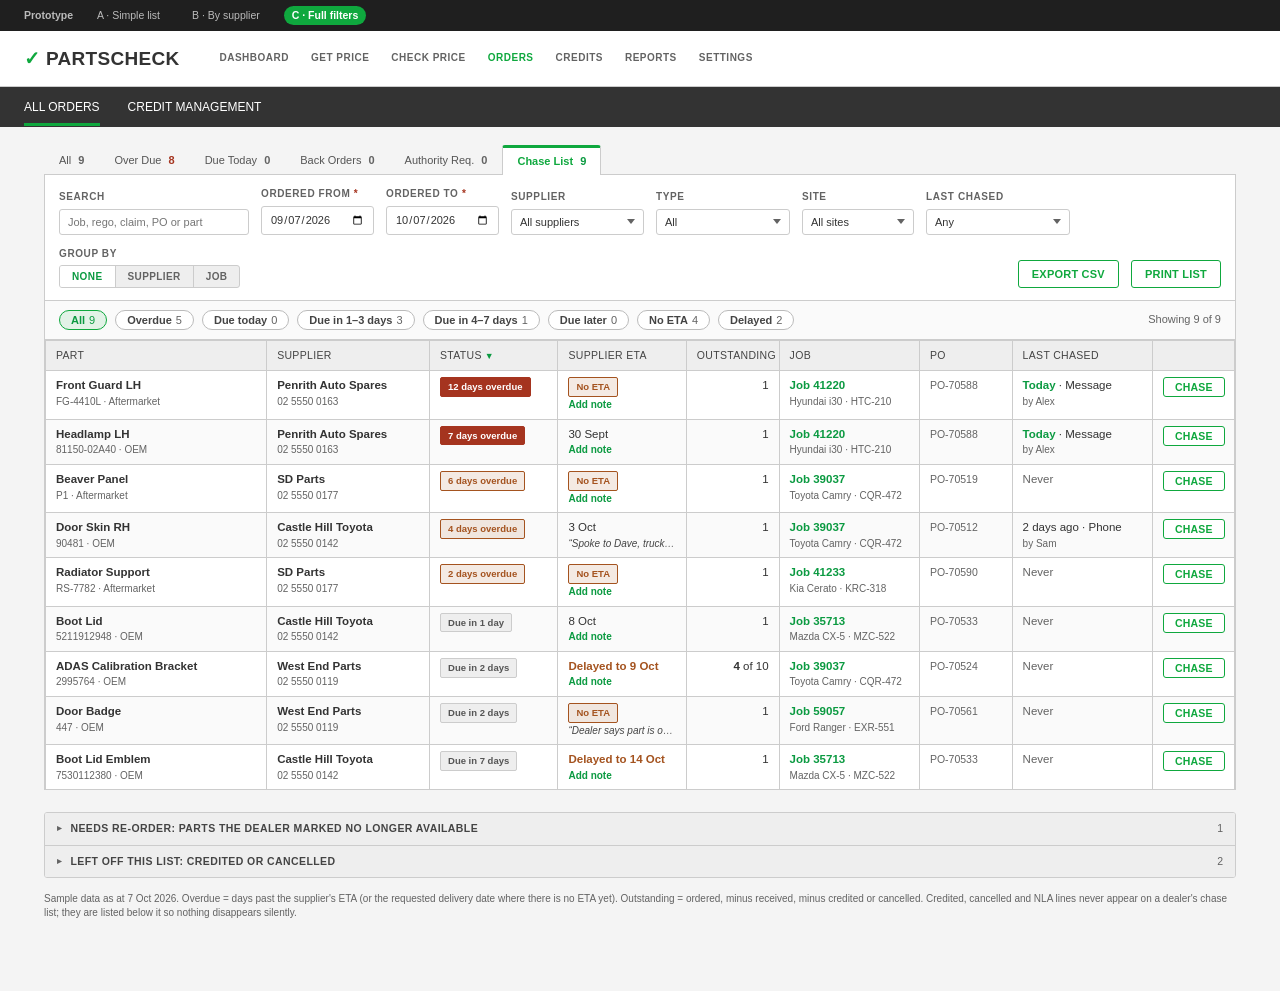
<file: index.html>
<!doctype html>
<html lang="en">
<head>
<meta charset="utf-8">
<meta name="viewport" content="width=device-width, initial-scale=1">
<title>PartsCheck Orders: Chase List tab</title>
<!--
  Prototype for RI-19 / PAR-1439, re-homed as a tab on the Orders screen
  (decision 7 Oct 2026). Tokens + components are the design system's own,
  re-pulled fresh from github.com/partscheck/design-system (commit 38dd920,
  28 Sep 2026) into ./assets. Only the pcx-* rules below are local, and they
  only do layout for this screen.
  v2 (8 Oct 2026): Mat James + John Stokes feedback. One flat table with the
  supplier in the row, "13 days overdue" status (vs supplier ETA), the
  delayed message folded into the ETA, a per-row Chase action, last chased,
  supplier phone, and more filters.
  Sample data only. Receipting at line level, credit/cancel/NLA flags, the
  overdue basis and in-platform messaging per PO are assumptions pending
  Matt Roggenkamp's answers.
-->
<link rel="stylesheet" href="assets/tokens.css">
<link rel="stylesheet" href="assets/components.css">
<link rel="stylesheet" href="assets/pcx.css">
<style>
[hidden]{display:none !important;}
.pcx-top{background:#fff;border-bottom:1px solid var(--line);height:56px;display:flex;align-items:center;padding:0 24px;gap:28px;}
.pcx-logo{font-family:var(--figure);font-weight:800;font-size:19px;color:var(--ink);letter-spacing:.3px;}
.pcx-logo b{color:var(--green);}
.pcx-nav{display:flex;gap:22px;margin-left:12px;font-family:var(--figure);font-size:10px;font-weight:700;letter-spacing:.05em;text-transform:uppercase;color:var(--muted);}
.pcx-nav .on{color:var(--green);}
.pcx-sub{background:#333;color:#fff;height:40px;display:flex;align-items:center;padding:0 24px;gap:28px;font-family:var(--figure);font-size:12px;text-transform:uppercase;}
.pcx-sub .on{border-bottom:3px solid var(--green);padding:10px 0 7px;}
.pcx-page{max-width:1240px;margin:0 auto;padding:18px 24px 60px;}
.pcx-bar{display:flex;gap:12px;align-items:flex-end;flex-wrap:wrap;padding:12px 14px;background:var(--card);border:1px solid var(--line);border-top:none;}
.pcx-bar .field{min-width:112px;}
.pcx-bar .field.q{min-width:190px;}
.pcx-bar .grow{flex:1;}
.pcx-chips{display:flex;align-items:center;gap:8px;flex-wrap:wrap;padding:9px 14px;background:var(--card-2);border:1px solid var(--line);border-top:none;}
.pcx-chip{font-family:var(--figure);font-size:11px;font-weight:700;color:var(--ink-soft);background:#fff;border:1px solid var(--line-strong);border-radius:12px;padding:3px 11px;cursor:pointer;}
.pcx-chip:hover{border-color:var(--green);}
.pcx-chip.on{background:var(--green-wash);border-color:var(--green);color:var(--green-deep);}
.pcx-chip .n{font-weight:400;margin-left:4px;color:var(--muted);}
.pcx-chip.on .n{color:var(--green-deep);}
.pcx-chips .sp{flex:1;}
.pcx-chips .pcx-count{font-size:11px;color:var(--muted);}
.pcx-clear{font-size:11px;background:none;border:0;color:var(--green-deep);cursor:pointer;font-weight:700;padding:0;}
.pcx-clear:hover{text-decoration:underline;}
.pcx-link{font-family:var(--figure);font-weight:700;color:var(--green-deep);text-decoration:none;}
.pcx-link:hover{text-decoration:underline;}
.pcx-wrap .cgrid-wrap{overflow:visible;border-top:none;}
.pcx-wrap .cgrid{min-width:0;table-layout:fixed;}
.pcx-wrap .cgrid thead th{position:sticky;top:0;z-index:20;white-space:nowrap;padding:7px 10px;border-top:1px solid var(--line);}
.pcx-wrap .cgrid thead th.s{cursor:pointer;user-select:none;}
.pcx-wrap .cgrid thead th.s:hover{background:#E4E4E4;}
.pcx-wrap .cgrid thead th .ar{color:var(--green-deep);margin-left:3px;font-size:9px;}
.pcx-wrap .cgrid td{padding:6px 10px;}
.pcx-wrap tbody tr.ln:nth-child(even) td{background:var(--card-2);}
.pcx-wrap tbody tr.ln:hover td{background:#F1F8F3;}
.pcx-wrap tbody tr.gh td{padding:0;border-left:0;border-right:0;}
.pcx-gh{display:flex;align-items:center;gap:10px;padding:8px 12px;background:var(--gauge);border-top:3px solid var(--green);font-family:var(--figure);}
.pcx-gh h3{margin:0;font-size:12.5px;}
.pcx-gh .sp{flex:1;}
.pcx-gh .ph{font-size:11px;color:var(--ink-soft);}
.pcx-gh .ph a{color:inherit;}
.pcx-sm{font-size:10px;color:var(--muted);margin-top:1px;font-weight:400;}
.pcx-r{text-align:right;}
.pcx-po{color:var(--muted);font-size:10.5px;}
.pcx-po a{color:var(--muted);text-decoration:none;font-weight:400;font-family:var(--sans);}
.pcx-po a:hover{color:var(--green-deep);text-decoration:underline;}
.pcx-eta-d{color:var(--warn);font-weight:700;}
.pcx-ch-t{color:var(--good);font-weight:700;}
.pcx-ch-n{color:var(--muted);}
.pcx-btnchase{padding:3px 11px;font-size:10.5px;}
.pcx-note{color:var(--faint);font-weight:400;font-size:10px;}
.pcx-empty{padding:30px;text-align:center;color:var(--muted);background:var(--card);border:1px solid var(--line);border-top:none;}
.pcx-modal .modal{max-width:600px;}
.pcx-modal .ln{display:flex;align-items:flex-start;gap:8px;padding:5px 0;border-bottom:1px solid var(--gauge);}
.pcx-modal .ln .tx{flex:1;}
.pcx-modal textarea{width:100%;box-sizing:border-box;min-height:150px;margin-top:6px;}
.pcx-modal .alert{background:var(--warn-wash);border:1px solid var(--warn);color:var(--warn);padding:6px 10px;margin-bottom:10px;font-weight:700;font-size:11px;}
.pcx-modal .contact{margin-bottom:10px;font-size:11.5px;}
.pcx-sheet{background:#fff;max-width:860px;margin:12px auto 40px;padding:26px 34px 34px;border:1px solid var(--line);font-family:var(--figure);color:#000;}
.pcx-sheet .rh{text-align:center;font-size:12px;}
.pcx-sheet .rt{text-align:center;font-size:16px;font-weight:700;margin:6px 0 10px;}
.pcx-sheet .rm{display:flex;justify-content:space-between;font-size:10.5px;padding-bottom:3px;border-bottom:3px solid #000;}
.pcx-sheet table{width:100%;border-collapse:collapse;table-layout:fixed;}
.pcx-sheet .ch th{text-align:left;font-size:11px;font-weight:700;padding:12px 4px 6px;background:transparent !important;color:#000 !important;border:0;text-transform:none;letter-spacing:0;}
.pcx-sheet .ch th.n,.pcx-sheet td.n{text-align:right;}
.pcx-sheet .pgh{display:flex;justify-content:space-between;align-items:baseline;margin:16px 0 4px;padding-bottom:2px;border-bottom:2px solid #333;font-size:14px;font-weight:700;}
.pcx-sheet .pgh span{font-size:11.5px;font-weight:400;}
.pcx-sheet td{font-size:11px;padding:4px 4px;vertical-align:top;}
.pcx-sheet td small{display:block;font-size:9.5px;color:#555;}
.pcx-sheet tr.z td{background:#f0f0f0;}
.pcx-sheet .pft{margin-top:18px;border-top:1px solid #999;padding-top:4px;font-size:9.5px;color:#555;display:flex;justify-content:space-between;}
@media print{.pcx-noprint,.pcx-top,.pcx-sub,#app,.toast-stack,.modal-backdrop{display:none !important;}#printSection{display:block !important;}.pcx-sheet{border:0;margin:0;padding:0;max-width:none;}}
.pcx-ver{background:#1f1f1f;color:#bbb;font-family:var(--figure);font-size:10.5px;padding:6px 24px;display:flex;gap:16px;align-items:center;}
.pcx-ver a{color:#bbb;text-decoration:none;padding:2px 8px;border-radius:10px;}
.pcx-ver a:hover{color:#fff;}
.pcx-ver a.on{background:var(--green);color:#fff;font-weight:700;}
</style>
</head>
<body>

<div id="app">
  <div class="pcx-ver"><b>Prototype</b><a href="simple.html">A &middot; Simple list</a><a href="by-supplier.html">B &middot; By supplier</a><a class="on" href="index.html">C &middot; Full filters</a></div>
  <div class="pcx-top">
    <div class="pcx-logo"><b>&#10003;</b> PARTSCHECK</div>
    <div class="pcx-nav"><span>Dashboard</span><span>Get Price</span><span>Check Price</span><span class="on">Orders</span><span>Credits</span><span>Reports</span><span>Settings</span></div>
  </div>
  <div class="pcx-sub"><span class="on">All Orders</span><span>Credit Management</span></div>

  <div class="pcx-page">
    <div class="lgc-tabs" role="tablist">
      <button class="lgc-tab" role="tab">All <span class="ct">9</span></button>
      <button class="lgc-tab" role="tab">Over Due <span class="ct" style="color:var(--bad);">8</span></button>
      <button class="lgc-tab" role="tab">Due Today <span class="ct">0</span></button>
      <button class="lgc-tab" role="tab">Back Orders <span class="ct">0</span></button>
      <button class="lgc-tab" role="tab">Authority Req. <span class="ct">0</span></button>
      <button class="lgc-tab on" role="tab" aria-selected="true">Chase List <span class="ct" id="tabCount">0</span></button>
    </div>

    <div class="pcx-bar">
      <div class="field q"><label>Search</label><input class="input" type="search" id="qSel" placeholder="Job, rego, claim, PO or part"></div>
      <div class="field" id="fFrom"><label>Ordered from <span class="req">*</span></label><input class="input" type="date" id="dFrom" value="2026-09-07"></div>
      <div class="field" id="fTo"><label>Ordered to <span class="req">*</span></label><input class="input" type="date" id="dTo" value="2026-10-07"><span class="error">Date range is required</span></div>
      <div class="field"><label>Supplier</label><select class="select" id="supSel"><option value="">All suppliers</option></select></div>
      <div class="field"><label>Type</label><select class="select" id="typeSel"><option value="">All</option><option>OEM</option><option>Parallel</option><option>Aftermarket</option><option>Certified aftermarket</option><option>Used</option><option>Reconditioned</option></select></div>
      <div class="field"><label>Site</label><select class="select" id="siteSel"><option value="">All sites</option></select></div>
      <div class="field"><label>Last chased</label>
        <select class="select" id="chSel"><option value="">Any</option><option value="never">Never chased</option><option value="3d">Not chased in 3+ days</option><option value="today">Chased today</option></select>
      </div>
      <div class="field"><label>Group by</label>
        <div class="segctl" id="grp"><button data-g="none" class="on">None</button><button data-g="supplier">Supplier</button><button data-g="job">Job</button></div>
      </div>
      <div class="grow"></div>
      <button class="btn" id="btnCsv">Export CSV</button>
      <button class="btn" id="btnPrint">Print list</button>
    </div>
    <div class="pcx-chips" id="chips"></div>

    <div class="pcx-wrap" id="results"></div>

    <div class="accordion" style="margin-top:22px;">
      <details>
        <summary>Needs re-order: parts the dealer marked No Longer Available <span class="ct" id="nlaCt">0</span></summary>
        <div class="acc-b" id="nlaBody"></div>
      </details>
      <details>
        <summary>Left off this list: credited or cancelled <span class="ct" id="exCt">0</span></summary>
        <div class="acc-b" id="exBody"></div>
      </details>
    </div>
    <p class="pcx-note" style="margin-top:14px;">Sample data as at 7 Oct 2026. Overdue = days past the supplier's ETA (or the requested delivery date where there is no ETA yet). Outstanding = ordered, minus received, minus credited or cancelled. Credited, cancelled and NLA lines never appear on a dealer's chase list; they are listed below it so nothing disappears silently.</p>
  </div>
</div>

<div class="toast-stack" id="toasts"></div>
<div id="modalRoot"></div>

<!-- Print preview -->
<div id="printSection" hidden>
  <div class="pcx-noprint" style="max-width:860px;margin:14px auto 0;display:flex;justify-content:space-between;align-items:center;padding:0 4px;">
    <b>Print preview</b>
    <span style="display:flex;gap:8px;"><button class="btn" onclick="window.print()">Print</button><button class="btn" id="closePrint">Close preview</button></span>
  </div>
  <div class="pcx-sheet" id="sheet"></div>
</div>

<script src="assets/core.js"></script>
<script>
// ---- filtering --------------------------------------------------------
function matchChip(l,k){
  if(k==='all') return true;
  var n=late(l);
  if(k==='over') return n>0;
  if(k==='today') return n===0;
  if(k==='d13') return n<0 && n>=-3;
  if(k==='d47') return n<-3 && n>=-7;
  if(k==='later') return n<-7;
  if(k==='noeta') return !l.eta;
  if(k==='delayed') return !!l.delayed;
  return true;
}
function visible(ignoreChip){
  var f=$('dFrom').value, t=$('dTo').value, sup=$('supSel').value, site=$('siteSel').value, typ=$('typeSel').value, chs=$('chSel').value, q=$('qSel').value.trim().toLowerCase();
  if(!f||!t) return [];
  return LINES.filter(function(l){
    if(out(l)<=0 || l.ord<f || l.ord>t) return false;
    if(sup && l.s!==sup) return false;
    if(site && l.site!==site) return false;
    if(typ && l.kind!==typ) return false;
    if(chs==='never' && l.ch) return false;
    if(chs==='3d' && l.ch && days(l.ch.on)<3) return false;
    if(chs==='today' && !(l.ch && days(l.ch.on)===0)) return false;
    if(q && (l.part+' '+l.no+' '+l.po+' '+l.job+' '+l.veh+' '+l.s+' '+JOBS[l.job].rego+' '+JOBS[l.job].claim).toLowerCase().indexOf(q)<0) return false;
    return ignoreChip || matchChip(l,chip);
  });
}
// ---- table ------------------------------------------------------------
var CD = {
  part:  {h:'Part', w:19, s:'part', f:function(l){return '<b>'+esc(l.part)+'</b><div class="pcx-sm">'+esc(l.no)+' &middot; '+esc(l.kind)+'</div>';}},
  sup:   {h:'Supplier', w:14, s:'sup', f:function(l){return '<b>'+esc(l.s)+'</b><div class="pcx-sm">'+SUP[l.s].ph+'</div>';}},
  status:{h:'Status', w:11, s:'status', f:pill},
  eta:   {h:'Supplier ETA', w:11, s:'eta', f:etaText},
  qty:   {h:'Outstanding', w:8, r:1, f:function(l){var o=out(l);return o===l.q?String(o):('<b>'+o+'</b> of '+l.q);}},
  job:   {h:'Job', w:12, f:function(l){return jobLink(l)+'<div class="pcx-sm">'+esc(l.veh)+' &middot; '+JOBS[l.job].rego+'</div>';}},
  po:    {h:'PO', w:8, f:function(l){return '<span class="pcx-po"><a href="#order-'+esc(l.po)+'" title="Open order" onclick="return poOpen(\''+esc(l.po)+'\');">'+esc(l.po)+'</a></span>';}},
  ch:    {h:'Last chased', w:12, s:'ch', f:chasedText},
  act:   {h:'', w:7, r:1, f:function(l){return '<button class="btn pcx-btnchase" data-chase="'+LINES.indexOf(l)+'">Chase</button>';}}
};
function colsFor(){
  var c=['part','sup','status','eta','qty','job','po','ch','act'];
  if(mode==='supplier') c.splice(c.indexOf('sup'),1);
  if(mode==='job') c.splice(c.indexOf('job'),1);
  return c;
}

function tableHTML(ls){
  var cols=colsFor(), tot=cols.reduce(function(a,k){return a+CD[k].w;},0);
  var h='<div class="cgrid-wrap"><table class="cgrid"><colgroup>'+cols.map(function(k){return '<col style="width:'+(CD[k].w/tot*100).toFixed(1)+'%">';}).join('')+'</colgroup><thead><tr>';
  cols.forEach(function(k){
    var c=CD[k], on=c.s&&c.s===sortK;
    h+='<th'+(c.s?' class="s" data-sort="'+c.s+'" aria-sort="'+(on?(sortDir<0?'descending':'ascending'):'none')+'"':'')+(c.r?' style="text-align:right;"':'')+'>'+c.h+(on?'<span class="ar">'+(sortDir<0?'&#9660;':'&#9650;')+'</span>':'')+'</th>';
  });
  h+='</tr></thead><tbody>';
  var rows=sorted(ls);
  function lineRow(l){return '<tr class="ln">'+cols.map(function(k){return '<td'+(CD[k].r?' class="pcx-r"':'')+'>'+CD[k].f(l)+'</td>';}).join('')+'</tr>';}
  if(mode==='none'){ h+=rows.map(lineRow).join(''); }
  else {
    var key = mode==='supplier'?'s':'job';
    uniq(rows.map(function(l){return l[key];})).forEach(function(g){
      var gl=rows.filter(function(l){return l[key]===g;}), first=gl[0], right;
      if(mode==='supplier'){
        right='<span class="ph">Ph <a href="tel:'+SUP[g].ph.replace(/ /g,'')+'">'+SUP[g].ph+'</a></span><span class="sp"></span><button class="btn btn-primary pcx-btnchase" data-chaseall="'+esc(g)+'">Chase all ('+gl.length+')</button>';
      } else {
        right='<span class="pcx-note">'+esc(first.veh)+' &middot; requested '+fmt(first.req)+'</span><span class="sp"></span>';
      }
      h+='<tr class="gh"><td colspan="'+cols.length+'"><div class="pcx-gh"><h3>'+(mode==='supplier'?esc(g):jobLink(first))+'</h3><span class="lgc-status info">'+plural(gl.length,'line')+'</span>'+right+'</div></td></tr>';
      h+=gl.map(lineRow).join('');
    });
  }
  return h+'</tbody></table></div>';
}

function render(){
  var from=$('dFrom'), to=$('dTo'), ok=!!(from.value&&to.value);
  $('fTo').classList.toggle('bad',!ok);
  var base=visible(true), ls=visible(false);
  $('tabCount').textContent = ls.length;

  // status chips with counts (counts respect every other filter)
  var CH=[['all','All'],['over','Overdue'],['today','Due today'],['d13','Due in 1–3 days'],['d47','Due in 4–7 days'],['later','Due later'],['noeta','No ETA'],['delayed','Delayed']];
  var anyFilter = chip!=='all' || $('supSel').value || $('siteSel').value || $('typeSel').value || $('chSel').value || $('qSel').value.trim();
  $('chips').innerHTML = CH.map(function(c){
    var n=base.filter(function(l){return matchChip(l,c[0]);}).length;
    return '<button class="pcx-chip'+(chip===c[0]?' on':'')+'" data-chip="'+c[0]+'">'+c[1]+'<span class="n">'+n+'</span></button>';
  }).join('')+'<span class="sp"></span><span class="pcx-count">Showing '+ls.length+' of '+base.length+(anyFilter?' &middot; ':'')+'</span>'+(anyFilter?'<button class="pcx-clear" id="clr">Clear filters</button>':'');

  var h='';
  if(!ok) h='<div class="pcx-empty">Choose an order date range to see what is outstanding.</div>';
  else if(!ls.length) h='<div class="pcx-empty">Nothing outstanding matches these filters.</div>';
  else h=tableHTML(ls);
  $('results').innerHTML=h;

  var sup=$('supSel').value;
  var nl=NLA.filter(function(n){return ok&&n.ord>=from.value&&n.ord<=to.value&&(!sup||n.s===sup);});
  $('nlaCt').textContent=nl.length;
  $('nlaBody').innerHTML = nl.length ? '<table class="cgrid" style="min-width:0;"><tbody>'+nl.map(function(n){return '<tr><td>'+esc(n.part)+'</td><td>'+esc(n.no)+'</td><td>'+esc(n.s)+'</td><td>'+jobLink(n)+' <span class="pcx-note">'+esc(n.veh)+'</span></td><td><button class="btn" style="padding:3px 9px;">Re-order</button></td></tr>';}).join('')+'</tbody></table>' : '<div class="pcx-note" style="padding:8px;">None in this range.</div>';
  var ex=EXCLUDED.filter(function(e){return ok&&e.ord>=from.value&&e.ord<=to.value&&(!sup||e.s===sup);});
  $('exCt').textContent=ex.length;
  $('exBody').innerHTML = ex.length ? '<table class="cgrid" style="min-width:0;"><tbody>'+ex.map(function(e){return '<tr><td>'+esc(e.part)+'</td><td>'+esc(e.no)+'</td><td>'+esc(e.s)+'</td><td>'+jobLink(e)+'</td><td><span class="lgc-status info">'+e.why+'</span></td></tr>';}).join('')+'</tbody></table>' : '<div class="pcx-note" style="padding:8px;">None in this range.</div>';
}

// ---- wiring -----------------------------------------------------------
uniq(LINES.map(function(l){return l.s;})).sort().forEach(function(s){var o=document.createElement('option');o.value=o.textContent=s;$('supSel').appendChild(o);});
uniq(LINES.map(function(l){return l.site;})).sort().forEach(function(s){var o=document.createElement('option');o.value=o.textContent=s;$('siteSel').appendChild(o);});
['dFrom','dTo','supSel','siteSel','typeSel','chSel'].forEach(function(id){$(id).addEventListener('change',render);});
$('qSel').addEventListener('input',render);
document.querySelectorAll('#grp button').forEach(function(b){b.onclick=function(){mode=b.dataset.g;document.querySelectorAll('#grp button').forEach(function(x){x.classList.toggle('on',x===b);});render();};});
$('chips').addEventListener('click',function(e){
  var c=e.target.closest('[data-chip]'); if(c){chip=c.dataset.chip;render();return;}
  if(e.target.id==='clr'){chip='all';['supSel','siteSel','typeSel','chSel','qSel'].forEach(function(id){$(id).value='';});render();}
});
$('results').addEventListener('click',function(e){
  var th=e.target.closest('th[data-sort]');
  if(th){var k=th.dataset.sort; if(sortK===k) sortDir=-sortDir; else {sortK=k; sortDir=(k==='status'?-1:1);} render(); return;}
  var b=e.target.closest('[data-chase]'); if(b){var l=LINES[+b.dataset.chase]; openChase(l.s,l); return;}
  var a=e.target.closest('[data-chaseall]'); if(a){openChase(a.dataset.chaseall,null);}
});


// ---- CSV --------------------------------------------------------------
$('btnCsv').onclick=function(){
  var ls=sorted(visible(false)); if(!ls.length){toast('Nothing to export','Nothing matches the current filters.');return;}
  var rows=[['Supplier','Supplier Phone','Site','Part','Part Nr','Supply Kind','Job','Vehicle','PO','Qty Ordered','Qty Received','Qty Outstanding','Order Date','Requested Delivery','Status','Days Overdue','Days Since Ordered','Supplier ETA','Last Chased','Latest Note']];
  ls.forEach(function(l){rows.push([l.s,SUP[l.s].ph,l.site,l.part,l.no,l.kind,l.job,l.veh,l.po,l.q,l.rec,out(l),l.ord,l.req,status(l).t,Math.max(0,late(l)),days(l.ord),etaPlain(l),chasedPlain(l),(latestNote(l)||{text:''}).text]);});
  var csv=rows.map(function(r){return r.map(function(c){return '"'+String(c).replace(/"/g,'""')+'"';}).join(',');}).join('\n');
  var a=document.createElement('a');a.href=URL.createObjectURL(new Blob([csv],{type:'text/csv'}));a.download='parts-chase-list.csv';a.click();
};


$('btnPrint').onclick=function(){openPrint(visible(false));};
window.pcxSet=function(sup){return visible(false).filter(function(l){return l.s===sup;});};
window.pcxRender=render;
render();
</script>
</body>
</html>
</file>
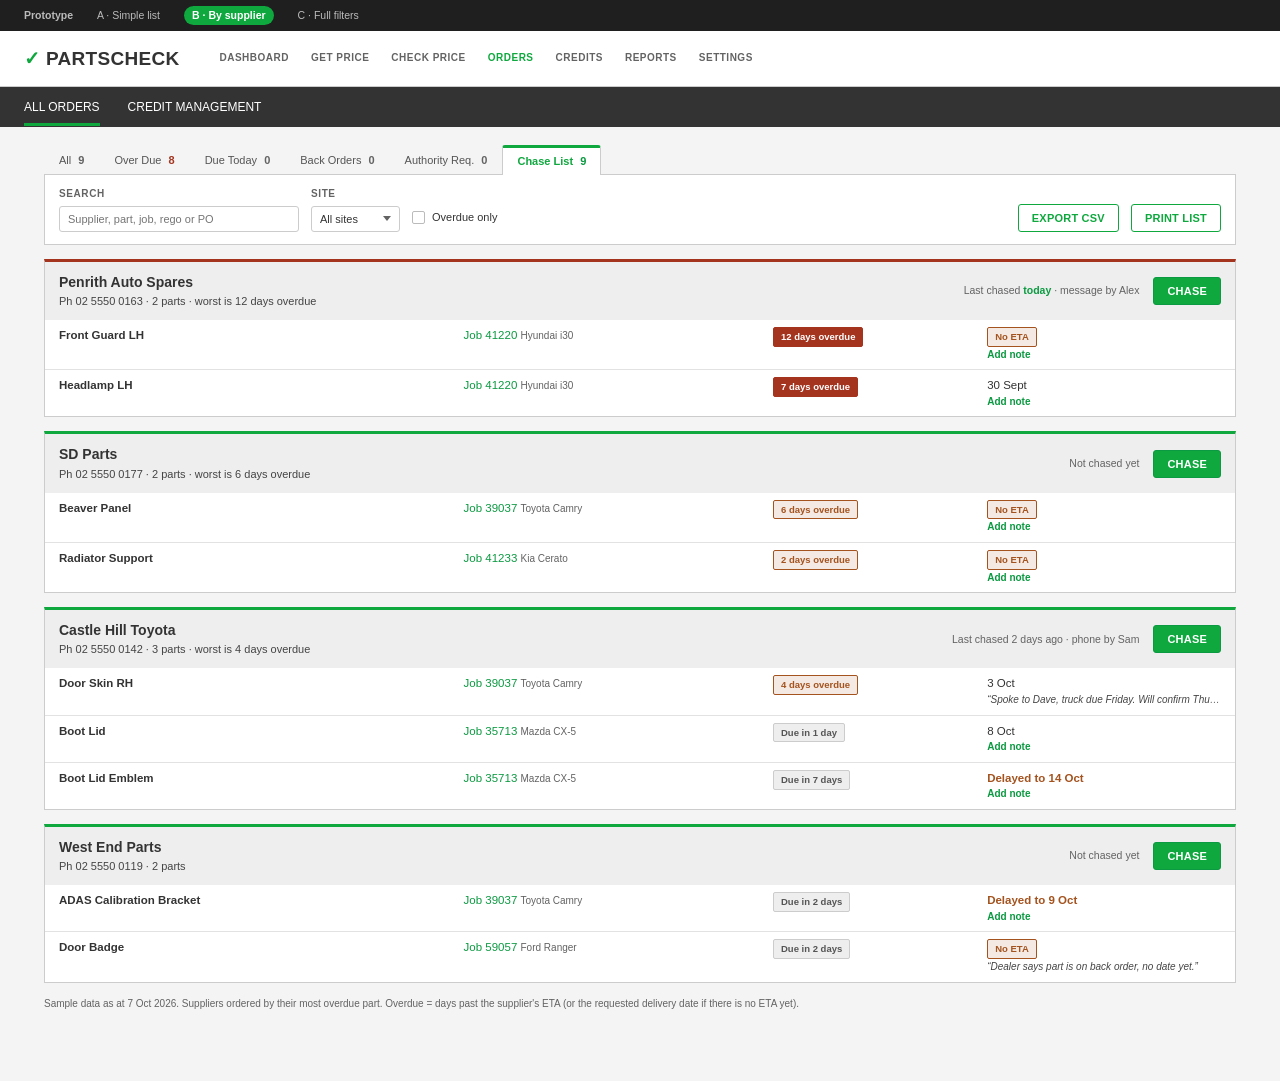
<file: by-supplier.html>
<!doctype html>
<html lang="en">
<head>
<meta charset="utf-8">
<meta name="viewport" content="width=device-width, initial-scale=1">
<title>PartsCheck Orders: Chase List (B, by supplier)</title>
<!-- Version B: the list is people to ring, not parts. One card per supplier, worst first, one Chase button each. Sample data only. -->
<link rel="stylesheet" href="assets/tokens.css">
<link rel="stylesheet" href="assets/components.css">
<link rel="stylesheet" href="assets/pcx.css">
<style>
.pcx-b-bar{display:flex;gap:12px;align-items:flex-end;flex-wrap:wrap;padding:12px 14px;background:var(--card);border:1px solid var(--line);border-top:none;}
.pcx-b-bar .field.q{min-width:240px;}
.pcx-b-bar .grow{flex:1;}
.pcx-card{margin-top:14px;background:var(--card);border:1px solid var(--line);border-top:3px solid var(--green);}
.pcx-card.hot{border-top-color:var(--bad);}
.pcx-card-h{display:flex;align-items:center;gap:14px;padding:10px 14px;background:var(--gauge);}
.pcx-card-h h3{margin:0;font-family:var(--figure);font-size:14px;}
.pcx-card-h .who{flex:1;}
.pcx-card-h .sub{font-size:11px;color:var(--ink-soft);margin-top:2px;}
.pcx-card-h .sub a{color:inherit;}
.pcx-card-h .chd{font-size:10.5px;color:var(--muted);text-align:right;}
.pcx-card table{width:100%;border-collapse:collapse;table-layout:fixed;}
.pcx-card td{padding:7px 14px;border-top:1px solid var(--gauge);vertical-align:top;}
.pcx-card tr:first-child td{border-top:0;}
</style>
</head>
<body>
<div id="app">
  <div class="pcx-ver"><b>Prototype</b><a href="simple.html">A &middot; Simple list</a><a class="on" href="by-supplier.html">B &middot; By supplier</a><a href="index.html">C &middot; Full filters</a></div>
  <div class="pcx-top">
    <div class="pcx-logo"><b>&#10003;</b> PARTSCHECK</div>
    <div class="pcx-nav"><span>Dashboard</span><span>Get Price</span><span>Check Price</span><span class="on">Orders</span><span>Credits</span><span>Reports</span><span>Settings</span></div>
  </div>
  <div class="pcx-sub"><span class="on">All Orders</span><span>Credit Management</span></div>
  <div class="pcx-page">
    <div class="lgc-tabs" role="tablist">
      <button class="lgc-tab" role="tab">All <span class="ct">9</span></button>
      <button class="lgc-tab" role="tab">Over Due <span class="ct" style="color:var(--bad);">8</span></button>
      <button class="lgc-tab" role="tab">Due Today <span class="ct">0</span></button>
      <button class="lgc-tab" role="tab">Back Orders <span class="ct">0</span></button>
      <button class="lgc-tab" role="tab">Authority Req. <span class="ct">0</span></button>
      <button class="lgc-tab on" role="tab" aria-selected="true">Chase List <span class="ct" id="tabCount">0</span></button>
    </div>
    <div class="pcx-b-bar">
      <div class="field q"><label>Search</label><input class="input" type="search" id="qSel" placeholder="Supplier, part, job, rego or PO"></div>
      <div class="field"><label>Site</label><select class="select" id="siteSel"><option value="">All sites</option></select></div>
      <label class="checkbox" style="padding-bottom:6px;"><input type="checkbox" id="ovOnly"> Overdue only</label>
      <div class="grow"></div>
      <button class="btn" id="btnCsv">Export CSV</button>
      <button class="btn" id="btnPrint">Print list</button>
    </div>
    <div id="results"></div>
    <p class="pcx-note" style="margin-top:14px;">Sample data as at 7 Oct 2026. Suppliers ordered by their most overdue part. Overdue = days past the supplier's ETA (or the requested delivery date if there is no ETA yet).</p>
  </div>
</div>
<div class="toast-stack" id="toasts"></div>
<div id="modalRoot"></div>
<div id="printSection" hidden>
  <div class="pcx-noprint" style="max-width:860px;margin:14px auto 0;display:flex;justify-content:space-between;align-items:center;padding:0 4px;"><b>Print preview</b><span style="display:flex;gap:8px;"><button class="btn" onclick="window.print()">Print</button><button class="btn" id="closePrint">Close preview</button></span></div>
  <div class="pcx-sheet" id="sheet"></div>
</div>
<script src="assets/core.js"></script>
<script>
function visible(){
  var site=$('siteSel').value, ov=$('ovOnly').checked, q=$('qSel').value.trim().toLowerCase();
  return LINES.filter(function(l){
    if(out(l)<=0) return false;
    if(site && l.site!==site) return false;
    if(ov && late(l)<=0) return false;
    return !q || (l.part+' '+l.no+' '+l.po+' '+l.job+' '+l.veh+' '+l.s+' '+JOBS[l.job].rego).toLowerCase().indexOf(q)>=0;
  });
}
window.pcxSet=function(sup){return visible().filter(function(l){return l.s===sup;});};
window.pcxRender=render;
function render(){
  var ls=sorted(visible());
  $('tabCount').textContent=ls.length;
  if(!ls.length){$('results').innerHTML='<div class="pcx-empty" style="margin-top:14px;border-top:1px solid var(--line);">Nothing to chase. Nice.</div>';return;}
  var h='';
  uniq(ls.map(function(l){return l.s;})).forEach(function(s){
    var gl=ls.filter(function(l){return l.s===s;}), worst=late(gl[0]);
    var chased=gl.filter(function(l){return l.ch;}).sort(function(a,b){return a.ch.on<b.ch.on?1:-1;})[0];
    var ct=chased?'Last chased '+(days(chased.ch.on)===0?'<b class="pcx-ch-t">today</b>':(days(chased.ch.on)===1?'yesterday':days(chased.ch.on)+' days ago'))+' &middot; '+esc(chased.ch.how.toLowerCase())+' by '+esc(chased.ch.by):'Not chased yet';
    h+='<div class="pcx-card'+(worst>=7?' hot':'')+'"><div class="pcx-card-h"><div class="who"><h3>'+esc(s)+'</h3><div class="sub">Ph <a href="tel:'+SUP[s].ph.replace(/ /g,'')+'">'+SUP[s].ph+'</a> &middot; '+plural(gl.length,'part')+(worst>0?' &middot; worst is '+plural(worst,'day')+' overdue':'')+'</div></div>'+
      '<div class="chd">'+ct+'</div><button class="btn btn-primary" data-chaseall="'+esc(s)+'">Chase</button></div><table><colgroup><col style="width:34%"><col style="width:26%"><col style="width:18%"><col style="width:22%"></colgroup><tbody>';
    gl.forEach(function(l){
      h+='<tr><td><b>'+esc(l.part)+'</b></td><td>'+jobLink(l).replace('pcx-link','pcx-link" style="font-weight:400')+' <span class="pcx-sm" style="display:inline;">'+esc(l.veh)+'</span></td><td>'+pill(l)+'</td><td>'+etaText(l)+'</td></tr>';
    });
    h+='</tbody></table></div>';
  });
  $('results').innerHTML=h;
}
uniq(LINES.map(function(l){return l.site;})).sort().forEach(function(s){var o=document.createElement('option');o.value=o.textContent=s;$('siteSel').appendChild(o);});
['siteSel','ovOnly'].forEach(function(id){$(id).addEventListener('change',render);});
$('qSel').addEventListener('input',render);
$('results').addEventListener('click',function(e){var a=e.target.closest('[data-chaseall]'); if(a) openChase(a.dataset.chaseall,null);});
$('btnCsv').onclick=function(){exportCsv(visible());};
$('btnPrint').onclick=function(){openPrint(visible());};
render();
</script>
</body>
</html>
</file>
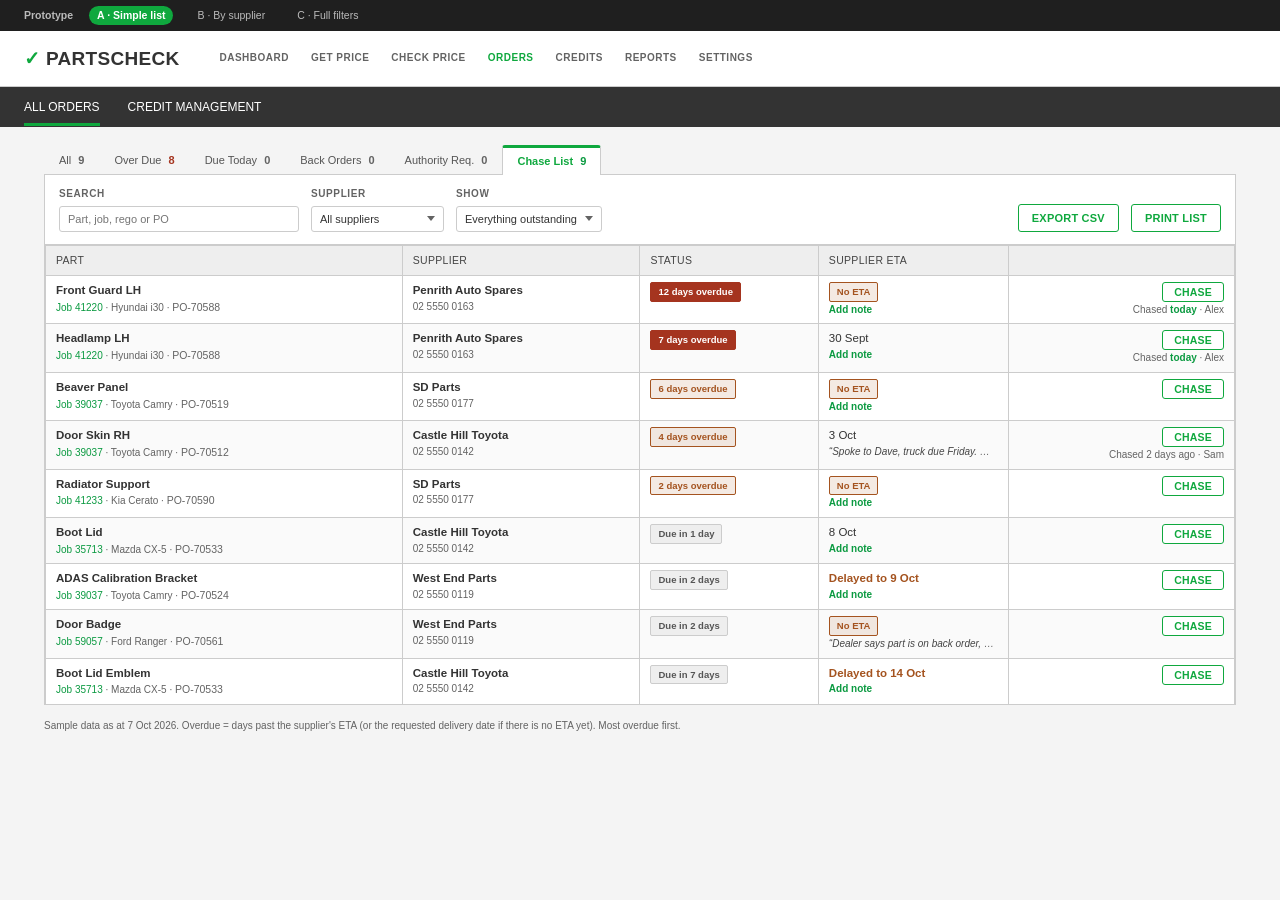
<file: simple.html>
<!doctype html>
<html lang="en">
<head>
<meta charset="utf-8">
<meta name="viewport" content="width=device-width, initial-scale=1">
<title>PartsCheck Orders: Chase List (A, simple list)</title>
<!-- Version A: the smallest thing that works. One flat table, three filters, one action. Sample data only. -->
<link rel="stylesheet" href="assets/tokens.css">
<link rel="stylesheet" href="assets/components.css">
<link rel="stylesheet" href="assets/pcx.css">
<style>
.pcx-a-bar{display:flex;gap:12px;align-items:flex-end;flex-wrap:wrap;padding:12px 14px;background:var(--card);border:1px solid var(--line);border-top:none;}
.pcx-a-bar .field.q{min-width:240px;}
.pcx-a-bar .grow{flex:1;}
</style>
</head>
<body>
<div id="app">
  <div class="pcx-ver"><b>Prototype</b><a class="on" href="simple.html">A &middot; Simple list</a><a href="by-supplier.html">B &middot; By supplier</a><a href="index.html">C &middot; Full filters</a></div>
  <div class="pcx-top">
    <div class="pcx-logo"><b>&#10003;</b> PARTSCHECK</div>
    <div class="pcx-nav"><span>Dashboard</span><span>Get Price</span><span>Check Price</span><span class="on">Orders</span><span>Credits</span><span>Reports</span><span>Settings</span></div>
  </div>
  <div class="pcx-sub"><span class="on">All Orders</span><span>Credit Management</span></div>
  <div class="pcx-page">
    <div class="lgc-tabs" role="tablist">
      <button class="lgc-tab" role="tab">All <span class="ct">9</span></button>
      <button class="lgc-tab" role="tab">Over Due <span class="ct" style="color:var(--bad);">8</span></button>
      <button class="lgc-tab" role="tab">Due Today <span class="ct">0</span></button>
      <button class="lgc-tab" role="tab">Back Orders <span class="ct">0</span></button>
      <button class="lgc-tab" role="tab">Authority Req. <span class="ct">0</span></button>
      <button class="lgc-tab on" role="tab" aria-selected="true">Chase List <span class="ct" id="tabCount">0</span></button>
    </div>
    <div class="pcx-a-bar">
      <div class="field q"><label>Search</label><input class="input" type="search" id="qSel" placeholder="Part, job, rego or PO"></div>
      <div class="field"><label>Supplier</label><select class="select" id="supSel"><option value="">All suppliers</option></select></div>
      <div class="field"><label>Show</label><select class="select" id="showSel"><option value="all">Everything outstanding</option><option value="over">Overdue only</option><option value="noeta">No ETA only</option><option value="fresh">Not chased today</option></select></div>
      <div class="grow"></div>
      <button class="btn" id="btnCsv">Export CSV</button>
      <button class="btn" id="btnPrint">Print list</button>
    </div>
    <div class="pcx-wrap" id="results"></div>
    <p class="pcx-note" style="margin-top:14px;">Sample data as at 7 Oct 2026. Overdue = days past the supplier's ETA (or the requested delivery date if there is no ETA yet). Most overdue first.</p>
  </div>
</div>
<div class="toast-stack" id="toasts"></div>
<div id="modalRoot"></div>
<div id="printSection" hidden>
  <div class="pcx-noprint" style="max-width:860px;margin:14px auto 0;display:flex;justify-content:space-between;align-items:center;padding:0 4px;"><b>Print preview</b><span style="display:flex;gap:8px;"><button class="btn" onclick="window.print()">Print</button><button class="btn" id="closePrint">Close preview</button></span></div>
  <div class="pcx-sheet" id="sheet"></div>
</div>
<script src="assets/core.js"></script>
<script>
function visible(){
  var sup=$('supSel').value, show=$('showSel').value, q=$('qSel').value.trim().toLowerCase();
  return LINES.filter(function(l){
    if(out(l)<=0) return false;
    if(sup && l.s!==sup) return false;
    if(show==='over' && late(l)<=0) return false;
    if(show==='noeta' && l.eta) return false;
    if(show==='fresh' && l.ch && days(l.ch.on)===0) return false;
    return !q || (l.part+' '+l.no+' '+l.po+' '+l.job+' '+l.veh+' '+l.s+' '+JOBS[l.job].rego).toLowerCase().indexOf(q)>=0;
  });
}
window.pcxSet=function(sup){return visible().filter(function(l){return l.s===sup;});};
window.pcxRender=render;
function render(){
  var ls=sorted(visible());
  $('tabCount').textContent=ls.length;
  if(!ls.length){$('results').innerHTML='<div class="pcx-empty">Nothing to chase. Nice.</div>';return;}
  var h='<div class="cgrid-wrap"><table class="cgrid"><colgroup><col style="width:30%"><col style="width:20%"><col style="width:15%"><col style="width:16%"><col style="width:19%"></colgroup>'+
    '<thead><tr><th>Part</th><th>Supplier</th><th>Status</th><th>Supplier ETA</th><th></th></tr></thead><tbody>';
  ls.forEach(function(l){
    var c=l.ch?'Chased '+(days(l.ch.on)===0?'<b class="pcx-ch-t">today</b>':(days(l.ch.on)===1?'yesterday':days(l.ch.on)+' days ago'))+' &middot; '+esc(l.ch.by):'';
    h+='<tr class="ln"><td><b>'+esc(l.part)+'</b><div class="pcx-sm">'+jobLink(l).replace('pcx-link','pcx-link" style="font-weight:400')+' &middot; '+esc(l.veh)+' &middot; <span class="pcx-po"><a href="#" onclick="return poOpen(\''+l.po+'\');">'+l.po+'</a></span></div></td>'+
      '<td><b>'+esc(l.s)+'</b><div class="pcx-sm">'+SUP[l.s].ph+'</div></td><td>'+pill(l)+'</td><td>'+etaText(l)+'</td>'+
      '<td class="pcx-r"><button class="btn pcx-btnchase" data-chase="'+LINES.indexOf(l)+'">Chase</button>'+(c?'<div class="pcx-sm">'+c+'</div>':'')+'</td></tr>';
  });
  $('results').innerHTML=h+'</tbody></table></div>';
}
uniq(LINES.map(function(l){return l.s;})).sort().forEach(function(s){var o=document.createElement('option');o.value=o.textContent=s;$('supSel').appendChild(o);});
['supSel','showSel'].forEach(function(id){$(id).addEventListener('change',render);});
$('qSel').addEventListener('input',render);
$('results').addEventListener('click',function(e){var b=e.target.closest('[data-chase]'); if(b){var l=LINES[+b.dataset.chase]; openChase(l.s,l);}});
$('btnCsv').onclick=function(){exportCsv(visible());};
$('btnPrint').onclick=function(){openPrint(visible());};
render();
</script>
</body>
</html>
</file>
<file: assets/tokens.css>
/* ═══════════════════════════════════════════════════════════════════
   PARTSCHECK DESIGN SYSTEM — canonical FOUNDATIONS (design tokens).
   Single source of truth for colour, type, and layout. Documented in
   design-system.html (live reference) and DESIGN-SYSTEM.md (guide).
   Consume by linking this file; use the CSS custom properties below —
   never hard-code the hex values. Do not edit values here without
   updating the reference.
   ═══════════════════════════════════════════════════════════════════ */
/* Design tokens for the CURRENT PartsCheck look & feel reskin.
   Same custom-property NAMES as supplier-shell/assets/tokens.css (Evolved
   skin) — every value below is remapped to match production commonCSS.php
   instead of the brass/pine "Evolved" palette. components.css (also copied
   from supplier-shell and re-authored here) consumes these vars unmodified,
   so the shared JS/views (which never touch colours directly) render in the
   current skin with zero markup changes.

   Source of truth for values: production commonCSS.php —
   green #0FA83E, hover #0b9a41, greys #636363 / #9a9a9a, lime accent
   #84bf3f, scrollbar #13a538, card box #eeeeee, body text #333,
   hairline #cccccc, page #f4f4f4, surfaces white. Body copy is
   11px Verdana; headings/buttons are Arial (buttons uppercase).

   No brass, no gold, no cream paper, no serif ledger numerals — the
   "--brass-*"/"--figure" token NAMES are kept only because components.css
   references them structurally (decorative rules, ledger numeral font);
   their VALUES here are grey/green/Arial equivalents, never gold. */
:root{
  /* ---- surfaces / page ---- */
  --paper:#F4F4F4; --card:#FFFFFF; --card-2:#FAFAFA;

  /* ---- text ---- */
  --ink:#333333; --ink-soft:#444444; --muted:#636363; --faint:#636363;

  /* ---- hairlines / structure ---- */
  --line:#CCCCCC; --line-strong:#BBBBBB; --gauge:#EEEEEE;

  /* ---- brand green ---- */
  --green:#0FA83E; --green-deep:#0B9A41; --green-rail:#0B9A41; --green-wash:rgba(15,168,62,.10);

  /* ---- semantic status ---- */
  --good:#0B9A41; --bad:#A5341F; --bad-wash:rgba(165,52,31,.10);
  --warn:#A4531F; --warn-wash:rgba(164,83,31,.12);

  /* ---- "brass" token family, remapped to the grey admin-chrome kit ----
     (grey box header / grey rule family, standing in for the Evolved
     skin's brass sheen and gold-face roundel — current PartsCheck has
     no metallic accent, so these resolve to greys/lime instead). */
  --brass:#9A9A9A; --brass-lt:#EEEEEE; --brass-hi:#F4F4F4; --brass-deep:#636363;
  --brass-sheen:linear-gradient(90deg,#CCCCCC,#84BF3F 28%,#CCCCCC 60%,#CCCCCC);
  --brass-ring:conic-gradient(from 218deg,#0b9a41,#0fa83e,#84bf3f,#0fa83e,#0b9a41,#84bf3f,#0b9a41);

  /* ---- chart tones ---- */
  --tone-pc:#0FA83E; --tone-kb:#636363; --tone-admin:#9A9A9A; --tone-muted:#CCCCCC; --tone-alt:#84BF3F;

  /* ---- lime accent (current PartsCheck's box-header underline accent) ---- */
  --lime:#84BF3F; --scrollbar:#13A538;

  /* ---- supplier-response signal colours ----
     Production's own values, verified against appV2
     quotes-controller.php::getSupplierIconImage(): a supplier that has
     priced renders a green tick (#13a538 "Received"), one that has not
     renders an amber cross (#f7941d). Same green as the part-number-match
     chip — one green means "this came good". */
  --signal-ok:#13A538; --signal-no:#F7941D;

  /* ---- type ---- */
  --sans:Verdana,Geneva,sans-serif;
  --figure:Arial,Helvetica,sans-serif;
  --rail:172px;
}
*{box-sizing:border-box;}
body{margin:0;background:var(--paper);color:var(--ink);font-family:var(--sans);font-size:11px;line-height:1.45;-webkit-font-smoothing:antialiased;}
.num{font-variant-numeric:tabular-nums lining-nums;}
.fig{font-family:var(--figure);font-variant-numeric:tabular-nums lining-nums;font-feature-settings:"tnum" 1;}
a{color:inherit;text-decoration:none;}
:focus-visible{outline:2px solid var(--green);outline-offset:2px;}
@media (prefers-reduced-motion:reduce){*{transition:none!important;}}
</file>
<file: assets/components.css>
/* ═══════════════════════════════════════════════════════════════════
   PARTSCHECK DESIGN SYSTEM — canonical COMPONENTS.
   The component layer built on tokens.css. Documented in
   design-system.html (live reference) and DESIGN-SYSTEM.md (guide).
   Use the documented class names; consume tokens via the CSS variables.
   ═══════════════════════════════════════════════════════════════════ */
/* Component CSS for the CURRENT PartsCheck look & feel reskin.
   Same selectors/class names as supplier-shell/assets/components.css
   (Evolved skin) — this file re-authors every rule in today's production
   vocabulary (commonCSS.php): boxy 1px #ccc panels with tight 3-6px radii,
   grey box headers, a lime (#84bf3f) bottom-border accent, Arial uppercase
   buttons, DataTables-style tables (grey header, alternating rows). No warm
   cream paper, no brass/gold, no serif ledger numerals, no tick logo — the
   shared JS/views (assets/ui.js, assets/shell.js, views/*.js) are untouched;
   only this stylesheet + tokens.css differ from the Evolved build. */

/* ---- Shell frame ---- */
.shell{display:grid;grid-template-columns:var(--rail) 1fr;min-height:100vh;}
.main{min-width:0;display:flex;flex-direction:column;}

/* ---- Level 1: product strip — classic grey tab row pinned above the
   rail, shown whenever SHELL.product !== 'hub'. Active tab = white
   with a green top rule + green text (today's tab grammar).
   THE CONTEXT ITEMS NOW RIDE IN THIS SAME ROW (29 Jul): account scope,
   period, loyalty, role switch and search used to sit in a second
   `.topbar` band underneath, which cost ~44px of vertical space above
   every screen for chrome the reader looks at once. One bar instead of
   two. ---- */
/* Fixed height, not min-height: the one-app-bar rework relaxed this to
   min-height so the strip could grow around the context chips and user menu
   it carried. That rework was dropped when the two branches were integrated,
   so the strip holds tabs only again — and min-height let it settle at
   40.67px, rounding to 41 and busting the 140px desktop chrome budget by 1px
   (see chromeBudget in selfcheck.js). */
.pstrip{display:flex;align-items:center;gap:0;height:40px;padding:0 10px 0 0;
  background:#DCDCDC;border-bottom:1px solid #BBBBBB;
  position:sticky;top:0;z-index:10;overflow-x:auto;}
/* Right-hand context group. `flex:none` so the product tabs keep the
   flexible space and these never squash; they wrap to a second line only
   on genuinely narrow viewports (see the breakpoints below). */
.pstrip-ctx{display:flex;align-items:center;gap:10px;flex:none;margin-left:12px;padding-left:12px;
  border-left:1px solid #C4C4C4;height:26px;}
.pstrip-ctx .search{margin-left:0;background:#fff;}
.pstrip-ctx .monthbadge,.pstrip-ctx .loyalty{background:#fff;}
.rail-hamburger{display:none;}
.rail-backdrop{display:none;}
/* Evolved-only (assets/shell.js productStripHtml() gates this on
   window.SKIN !== 'current'): the current skin's route back to the hub is
   the brand wordmark in pcBrandBar() (assets/ui.js) instead, which has no
   Evolved-skin equivalent, so the strip carries its own home control there.
   Plain "Home" label, no glyph — the deleted button read "◧ Home", and "◧"
   is PartsCheck's own emblem (PRODUCTS[0].emblem in shell.js), which sat
   confusingly beside the "PartsCheck" tab right beside it. */
.pstrip-home{flex:none;font:inherit;font-family:var(--figure);font-size:11.5px;font-weight:700;border:0;
  background:transparent;color:#2F6E1B;border-radius:0;padding:0 14px;cursor:pointer;height:100%;
  display:inline-flex;align-items:center;gap:6px;white-space:nowrap;line-height:1;
  transition:background .12s ease,color .12s ease;}
.pstrip-home:hover{background:rgba(255,255,255,.4);color:#1F4E10;}
.pstrip-tabs{display:flex;align-items:flex-end;gap:0;overflow-x:auto;flex:1;min-width:0;height:100%;}
.pstrip-tab{flex:none;font:inherit;font-family:var(--figure);font-size:11.5px;font-weight:400;border:1px solid transparent;border-bottom:0;
  background:transparent;color:#555555;border-radius:3px 3px 0 0;padding:9px 15px;cursor:pointer;
  margin-top:4px;transition:background .12s ease,color .12s ease;white-space:nowrap;}
.pstrip-tab:hover{background:rgba(255,255,255,.35);color:#222222;}
.pstrip-tab.active{background:var(--card);color:var(--green);font-weight:700;border-color:#BBBBBB;
  border-top:3px solid var(--green);border-radius:3px 3px 0 0;padding-top:7px;margin-top:0;}
.pstrip-tab.active:hover{background:var(--card);}
.pstrip-home:focus-visible,.pstrip-tab:focus-visible{outline:2px solid var(--green);outline-offset:2px;}

/* ---- Merged app bar (29 Jul) --------------------------------------------
   The green brand band and this nav row were two bands of chrome stacked on
   top of each other — 46px + 41px before a single pixel of the actual
   screen. They are now ONE green bar: brand · product tabs · context · user.
   The active tab is still a white card, which reads as well on green as it
   did on grey; everything else in the row turns to white-on-green. ---- */
.pstrip-merged{background:var(--green);border-bottom:1px solid var(--green-deep);min-height:46px;}
.pstrip-brand{flex:none;border:0;background:transparent;cursor:pointer;padding:0 16px 0 4px;
  font-family:var(--figure);font-weight:700;font-size:17px;letter-spacing:.02em;color:#fff;
  white-space:nowrap;line-height:1;}
.pstrip-brand span{color:#D9F2C9;}
.pstrip-brand:hover span{color:#fff;}
.pstrip-brand:focus-visible,.pstrip-userbtn:focus-visible{outline:2px solid #fff;outline-offset:2px;}
.pstrip-merged .pstrip-home{color:#EAFBE2;}
.pstrip-merged .pstrip-home:hover{background:rgba(255,255,255,.18);color:#fff;}
.pstrip-merged .pstrip-tab{color:#EAFBE2;}
.pstrip-merged .pstrip-tab:hover{background:rgba(255,255,255,.18);color:#fff;}
.pstrip-merged .pstrip-tab.active{background:var(--card);color:var(--green-deep);
  border-color:var(--green-deep);border-top-color:var(--green-deep);}
.pstrip-merged .pstrip-tab.active:hover{background:var(--card);}
.pstrip-merged .pstrip-ctx{border-left-color:rgba(255,255,255,.4);}
.pstrip-merged .scope{color:#fff;}
.pstrip-merged .monthbadge{background:rgba(255,255,255,.15);border-color:rgba(255,255,255,.4);color:#fff;}
.pstrip-merged .search{border-color:rgba(255,255,255,.5);}
.pstrip-merged .segctl{border-color:rgba(255,255,255,.5);background:rgba(255,255,255,.15);}
.pstrip-merged .segctl button{color:#EAFBE2;border-right-color:rgba(255,255,255,.4);}
.pstrip-merged .segctl button:hover{color:#fff;}
.pstrip-merged .segctl button.on{background:var(--card);color:var(--green-deep);}
/* User chip — initials + name + caret, opening the account menu. */
.pstrip-user{flex:none;}
.pstrip-userbtn{display:inline-flex;align-items:center;gap:7px;border:1px solid rgba(255,255,255,.45);
  background:rgba(255,255,255,.12);border-radius:3px;padding:3px 8px 3px 4px;cursor:pointer;
  color:#fff;font:inherit;font-size:11px;white-space:nowrap;}
.pstrip-userbtn:hover{background:rgba(255,255,255,.22);}
.pstrip-userbtn .av{width:20px;height:20px;border-radius:50%;background:#fff;color:var(--green-deep);
  display:inline-grid;place-items:center;font-family:var(--figure);font-size:9.5px;font-weight:700;flex:none;}
.pstrip-userbtn .nm{font-weight:700;}
.pstrip-userbtn .caret{opacity:.85;font-size:9px;}
.pstrip-user .menu{top:calc(100% + 6px);}

/* The product tabs are primary navigation and must never be the thing that
   gets clipped. Measured: the full context group wants 834px, which starves
   the tabs even at 1600px wide — so the context is COMPACT BY DEFAULT
   (period, the loyalty sub-line, the search label and the user's name all
   drop out) and only expands on a genuinely wide screen. */
.pstrip-ctx .monthbadge{display:none;}
.pstrip-ctx .loyalty small{display:none;}
.pstrip-ctx .search{min-width:0;gap:0;padding:6px 9px;}
.pstrip-ctx .search .lbl,.pstrip-ctx .search kbd{display:none;}
.pstrip-userbtn .nm{display:none;}
/* Small laptops: the loyalty chip is the next thing to go, so the five
   product tabs still fit on one line rather than scrolling. */
@media (max-width:1200px){ .pstrip-ctx .loyalty{display:none;} }
@media (min-width:1700px){
  .pstrip-ctx .monthbadge{display:inline-block;}
  .pstrip-ctx .loyalty small{display:inline;}
  .pstrip-ctx .search{min-width:190px;gap:8px;padding:6px 10px;}
  .pstrip-ctx .search .lbl{display:inline;}
  .pstrip-ctx .search kbd{display:inline;margin-left:auto;}
  .pstrip-userbtn .nm{display:inline;}
}

/* ---- Level 0: hub — SSO launchpad. Full-width page, no rail, no strip. ---- */
.hub{min-height:100vh;background:var(--paper);display:flex;justify-content:center;padding:56px 24px 64px;}
.hub-inner{max-width:1080px;width:100%;}
.hub-crest{display:flex;align-items:center;gap:12px;margin-bottom:26px;}
.hub-crest .wm .n{font-family:var(--figure);font-weight:700;font-size:17px;color:var(--ink);letter-spacing:0;}
.hub-crest .wm .n span{color:var(--green);}
.hub-crest .wm .t{font-family:var(--figure);font-size:9.5px;font-weight:700;letter-spacing:.1em;text-transform:uppercase;color:var(--muted);margin-top:4px;}
.hub h1{margin-top:2px;}
.hub-sso{display:inline-flex;align-items:center;gap:9px;margin:20px 0 8px;padding:8px 16px;
  border:1px solid var(--line);border-radius:3px;background:var(--card);
  font-size:11.5px;color:var(--ink-soft);}
.hub-sso-dot{width:8px;height:8px;border-radius:50%;flex:none;background:var(--good);box-shadow:0 0 0 3px rgba(11,154,65,.16);}
.hub-grid{display:grid;grid-template-columns:repeat(3,1fr);gap:16px;margin-top:32px;}
.hub-tile{background:var(--card);border:1px solid var(--line);border-radius:3px;padding:0 20px 18px;
  position:relative;cursor:pointer;transition:border-color .12s,box-shadow .12s,transform .05s;}
.hub-tile:hover{border-color:var(--muted);box-shadow:0 2px 8px rgba(0,0,0,.08);}
.hub-tile:active{transform:translateY(1px);}
.hub-tile:focus-visible{outline:2px solid var(--green);outline-offset:3px;}
.hub-tile-rule{position:absolute;left:-1px;right:-1px;top:0;height:4px;
  background:var(--lime);border-radius:3px 3px 0 0;}
.hub-tile-mark{width:34px;height:34px;margin-top:20px;border-radius:4px;display:grid;place-items:center;
  font-size:16px;font-weight:700;color:#fff;background:var(--green);border:1px solid var(--green-deep);}
.hub-tile-name{font-family:var(--figure);font-size:15px;font-weight:700;margin:14px 0 6px;color:#2b2b2b;}
.hub-tile-desc{font-size:11.5px;color:var(--muted);line-height:1.45;min-height:37px;}
.hub-tile-cta{margin-top:14px;display:inline-flex;align-items:center;gap:6px;font-family:var(--figure);
  font-size:11px;font-weight:700;text-transform:uppercase;letter-spacing:.03em;color:#fff;
  background:var(--green);border:1px solid var(--green-deep);border-radius:3px;padding:6px 12px;}
.hub-tile-cta .arw{transition:transform .12s;}
.hub-tile:hover .hub-tile-cta{background:var(--green-deep);}
.hub-tile:hover .hub-tile-cta .arw{transform:translateX(4px);}
.hub-sectlab{margin-top:34px;}

/* ---- Home dashboard: portfolio roll-up strip + per-product analytics ----
   Current PartsCheck kit: white boxes, hairline #ccc, 3px radius, Arial
   figures, green last-bar over grey spark, grey uppercase labels. */
.hub-metrics{display:grid;grid-template-columns:repeat(4,1fr);gap:12px;margin-top:14px;}
.hub-stat{background:var(--card);border:1px solid var(--line);border-radius:3px;padding:14px 16px;border-top:3px solid var(--green);}
.hub-stat .v{font-family:var(--figure);font-size:24px;font-weight:700;color:#2b2b2b;display:block;line-height:1.05;}
.hub-stat .l{font-size:10px;color:var(--muted);text-transform:uppercase;letter-spacing:.06em;margin-top:7px;display:block;}
.hub-stat .d{font-size:11px;font-weight:700;margin-top:8px;display:inline-block;}
.hub-stat .d.up{color:var(--good);}
.hub-stat .d.down{color:var(--bad);}
.hub-stat .d.flat{color:var(--muted);}

.hub-tile-delta{position:absolute;top:18px;right:16px;font-family:var(--figure);font-size:12px;font-weight:700;}
.hub-tile-delta.up{color:var(--good);}
.hub-tile-delta.down{color:var(--bad);}
.hub-tile-delta.flat{color:var(--muted);}

.hub-tile-analytics{margin-top:14px;padding-top:14px;border-top:1px solid var(--gauge);}
.hub-tile-metric{display:flex;align-items:baseline;gap:8px;flex-wrap:wrap;}
.hub-tile-metric .v{font-family:var(--figure);font-size:25px;font-weight:700;color:#2b2b2b;line-height:1;}
.hub-tile-metric .l{font-size:10px;color:var(--muted);text-transform:uppercase;letter-spacing:.06em;}
.hub-spark{display:flex;align-items:flex-end;gap:3px;height:30px;margin:12px 0 14px;}
.hub-spark-bar{flex:1;background:var(--gauge);border-radius:0;min-height:3px;}
.hub-spark-bar.last{background:var(--green);}
.hub-tile-kpis{display:grid;grid-template-columns:repeat(3,1fr);gap:10px;}
.hub-kpi .v{font-family:var(--figure);font-size:15px;font-weight:700;color:#2b2b2b;display:block;line-height:1.1;}
.hub-kpi .l{font-size:9.5px;color:var(--muted);margin-top:3px;display:block;line-height:1.25;}
.hub-tile-flag{margin-top:13px;font-size:11px;font-weight:700;display:inline-flex;align-items:center;gap:6px;}
.hub-tile-flag .dot{width:6px;height:6px;border-radius:50%;background:currentColor;flex:none;}
.hub-tile-flag.act{color:var(--warn);}
.hub-tile-flag.ok{color:var(--good);}

/* ---- Left rail: light-grey feature nav with a green active item ---- */
.rail{background:#F2F2F2;color:#3D3D3D;position:sticky;top:0;height:100vh;
  display:flex;flex-direction:column;overflow:hidden;border-right:1px solid var(--line);}
.rail canvas.turn{display:none;} /* no decorative engine-turn texture in the current kit */
.rail>*{position:relative;z-index:1;}
.nameplate{padding:16px 14px 0;}
.crest{display:flex;align-items:center;gap:12px;}

/* Brand mark: solid green rounded square with a bold white "P" (current
   PartsCheck mark) — replaces the Evolved skin's brass-ring/gold-face tick
   roundel. Same wrapper classes (.roundel/.core) so markup is unchanged. */
.roundel{width:34px;height:34px;flex:none;border-radius:8px;padding:0;background:var(--green);
  box-shadow:0 1px 2px rgba(0,0,0,.18);}
.roundel .core{width:100%;height:100%;border-radius:8px;
  background:var(--green);
  display:grid;place-items:center;color:#fff;font-weight:800;font-family:var(--figure);font-size:17px;line-height:1;}

.crest .wm{line-height:1;}
.crest .wm .n{font-family:var(--figure);font-weight:700;font-size:15px;letter-spacing:0;color:#222222;}
.crest .wm .n span{color:var(--green);}
.crest .wm .t{font-family:var(--figure);font-size:9px;font-weight:700;letter-spacing:.1em;text-transform:uppercase;
  color:#777777;margin-top:5px;}
.plate-rule{height:1px;margin:14px 0 0;background:var(--line);}

.navsec{padding:6px 10px;}
.navsec .lab{font-family:var(--figure);font-size:9.5px;font-weight:700;letter-spacing:.08em;text-transform:uppercase;
  color:#9A9A9A;padding:14px 10px 5px;}
.nav-item{display:flex;align-items:center;gap:10px;padding:7px 10px;border-radius:0;
  color:#3D3D3D;font-weight:400;font-size:12px;margin:0;position:relative;border-left:3px solid transparent;
  cursor:pointer;transition:background .12s ease,color .12s ease;}
.nav-item:hover{background:#E9E9E9;}
.nav-item .ic{width:16px;text-align:center;opacity:.85;font-size:13px;}
.nav-item .ct{margin-left:auto;font-size:9.5px;font-weight:700;background:var(--muted);
  color:#fff;border-radius:9px;padding:0 7px;}
.nav-item.active{background:#fff;color:var(--green-deep);font-weight:700;border-left-color:var(--green);box-shadow:none;}
.nav-item.active .ct{background:var(--green);color:#fff;}
.nav-item.active::before{content:none;}
.nav-item.legacy .ic{opacity:.6;}
.rail-foot{margin-top:auto;padding:12px 14px;border-top:1px solid var(--line);
  display:flex;align-items:center;gap:10px;}
.rail-foot .av{width:28px;height:28px;border-radius:50%;padding:0;background:var(--muted);}
.rail-foot .av .core{width:100%;height:100%;border-radius:50%;background:var(--muted);color:#fff;
  display:grid;place-items:center;font-weight:700;font-size:10.5px;}
.rail-foot .who{font-size:11px;line-height:1.3;}
.rail-foot .who b{color:#222222;font-weight:700;display:block;}
.rail-foot .who span{color:#777777;font-size:10.5px;}

/* ---- Top bar ---- */
.topbar{position:sticky;top:0;z-index:5;background:#FFFFFF;
  border-bottom:1px solid var(--line);display:flex;align-items:center;gap:14px;padding:10px 20px;}
.scope{display:flex;align-items:center;gap:8px;font-weight:700;font-size:12px;color:#222222;}
.scope .dot{width:8px;height:8px;border-radius:50%;background:var(--good);box-shadow:0 0 0 3px rgba(11,154,65,.16);}
.scope select{font:inherit;font-family:var(--sans);font-size:11px;color:var(--muted);border:1px solid var(--line);
  background:var(--card);border-radius:3px;padding:3px 6px;}
.loyalty{display:inline-flex;align-items:center;gap:8px;border:1px solid var(--green);border-radius:3px;
  padding:4px 11px;font-size:11px;font-weight:700;color:var(--green-deep);background:#fff;cursor:pointer;}
.loyalty .pip{font-family:var(--figure);color:var(--green-deep);font-weight:700;}
.loyalty small{font-weight:600;color:#636363;font-size:10px;}
.loyalty:hover{background:var(--green-wash);}
.search{margin-left:auto;display:flex;align-items:center;gap:8px;color:var(--faint);
  border:1px solid var(--line);background:#fff;border-radius:3px;padding:6px 10px;font-size:11px;min-width:190px;}
.search kbd{margin-left:auto;font:inherit;font-size:10px;background:#EEEEEE;border:1px solid var(--line);
  border-radius:2px;padding:1px 5px;color:var(--muted);}

/* ---- Content / page head ---- */
.content{padding:22px 24px 48px;max-width:1320px;width:100%;}
.pagehead{display:flex;justify-content:space-between;align-items:flex-end;gap:24px;margin-bottom:6px;}
.kicker{font-family:var(--figure);font-size:10px;font-weight:700;letter-spacing:.08em;text-transform:uppercase;color:#636363;
  display:flex;align-items:center;gap:8px;margin-bottom:10px;}
.kicker::before{content:"";width:20px;height:3px;background:var(--lime);display:inline-block;}
h1{font-family:var(--figure);font-size:22px;line-height:1.2;margin:0;font-weight:700;letter-spacing:0;color:#222222;}
h1 em{font-style:normal;color:var(--green);}
.sub{color:var(--muted);font-size:12px;margin:8px 0 0;max-width:58ch;}
.head-actions{display:flex;gap:8px;flex-shrink:0;}

/* ---- Buttons: solid green primary, ghost outline, grey secondary — all
   Arial uppercase, per production commonCSS.php button grammar ---- */
/* SOLID GREEN IS `.btn-primary` ONLY (29 Jul). The base `.btn` used to be
   solid green too, with a ghost treatment scoped to `.head-actions` /
   `.pagehead` — so every button outside those two containers rendered as a
   commit action. On the quote screen that meant SEVEN green buttons at
   once, flatly against this system's own rule ("green = act, reserved for
   the single commit CTA") and against what DESIGN-SYSTEM.md already
   claimed. The ghost is now the base and the scoped rules are gone; a
   button that really is the one commit action opts IN with .btn-primary. */
.btn{font-family:var(--figure);font-size:11px;font-weight:700;text-transform:uppercase;letter-spacing:.02em;
  border-radius:3px;padding:7px 13px;border:1px solid var(--green);
  background:#fff;color:var(--green);cursor:pointer;display:inline-flex;align-items:center;gap:7px;
  transition:background .12s,border-color .12s,transform .05s;}
.btn:hover{background:var(--green-wash);}
.btn:active{transform:translateY(1px);}
.btn:disabled{opacity:.45;cursor:default;}
/* Size variant — a row's own call to action (the quote list's Open) needs
   to be hittable and readable, not a 24px icon. */
.btn-lg{padding:9px 20px;font-size:12px;letter-spacing:.04em;}
.btn-primary{background:var(--green);border-color:var(--green-deep);color:#fff;}
.btn-primary:hover{background:var(--green-deep);border-color:var(--green-deep);}
.btn .ct{background:var(--green-wash);border-radius:9px;padding:0 6px;font-size:10px;}
.btn-primary .ct{background:rgba(255,255,255,.28);}

/* ---- Section label rule: grey uppercase label + lime-tinted hairline ---- */
.sectlab{display:flex;align-items:center;gap:12px;margin:22px 0 12px;}
.sectlab h2{font-family:var(--figure);font-size:12px;font-weight:700;letter-spacing:.06em;text-transform:uppercase;margin:0;color:#2b2b2b;white-space:nowrap;padding-bottom:4px;border-bottom:3px solid var(--lime);}
.sectlab .rule{height:1px;flex:1;background:var(--line);}
.sectlab .hint{font-size:11px;color:var(--faint);white-space:nowrap;}
.sectlab .tally{font-family:var(--figure);font-size:10px;font-weight:700;letter-spacing:.02em;color:#fff;background:var(--green);
  border:1px solid var(--green-deep);border-radius:9px;padding:2px 9px;white-space:nowrap;}

/* ---- Value ribbon (repairer) ---- */
.vribbon{display:flex;align-items:center;gap:20px;flex-wrap:wrap;margin:20px 0 4px;
  background:var(--card-2);border:1px solid var(--line);border-radius:3px;
  padding:13px 18px;}
.vribbon .seal{width:50px;height:50px;flex:none;border-radius:50%;padding:0;background:var(--green);
  box-shadow:none;}
.vribbon .seal .core{width:100%;height:100%;border-radius:50%;
  background:var(--green);display:grid;place-items:center;
  color:#fff;font-family:var(--figure);text-align:center;line-height:.9;}
.vribbon .seal .core b{font-size:13px;}
.vribbon .seal .core small{font-size:6.5px;letter-spacing:.06em;color:#fff;font-family:var(--sans);font-weight:700;}
.vribbon .big{font-family:var(--figure);font-size:24px;font-weight:700;color:var(--ink);}
.vribbon .big em{font-style:normal;font-size:12px;font-weight:600;color:var(--muted);font-family:var(--sans);}
.vribbon .txt{color:var(--ink-soft);font-size:12px;max-width:48ch;}
.vribbon .txt b{color:var(--green-deep);}

/* ---- Do today: action queue, table-row grammar ---- */
.queue-grid{display:grid;grid-template-columns:1.55fr 1fr;gap:16px;align-items:start;}
.today{background:var(--card);border:1px solid var(--line);border-radius:3px;overflow:hidden;}
.today-h{display:flex;align-items:center;gap:9px;padding:10px 16px;background:#EEEEEE;
  border-bottom:1px solid var(--line);}
.today-h .clip{font-family:var(--figure);font-size:13px;color:#636363;}
.today-h h3{margin:0;font-family:var(--figure);font-size:13px;font-weight:700;color:#2b2b2b;}
.today-h .meta{margin-left:auto;font-size:10.5px;color:var(--faint);}
.job{display:grid;grid-template-columns:5px 32px 1fr auto auto;align-items:center;gap:12px;
  padding:10px 16px 10px 0;border-bottom:1px solid #E2E2E2;position:relative;}
.job:last-child{border-bottom:0;}
.job:hover{background:var(--card-2);}
.job .stripe{align-self:stretch;border-radius:0;}
/* Deliberate colour: one hue per row, carried by the stripe + deadline
   text only. Red is exclusive to blocking/overdue, amber to time-bound
   today; routine (plan) rows get no colour at all. */
.job.u-now .stripe{background:var(--bad);}
.job.u-soon .stripe{background:var(--warn);}
.job.u-plan .stripe{background:transparent;}
/* Badges are neutral chrome — the icon identifies the task, it doesn't alarm. */
.job .badge{width:32px;height:32px;border-radius:4px;display:grid;place-items:center;font-size:14px;
  color:#555;background:var(--gauge);border:1px solid var(--line);}
/* Urgency group headers — words first, one dot of hue second. */
.jgroup{display:flex;align-items:center;gap:7px;padding:6px 16px;background:#FAFAFA;
  border-bottom:1px solid var(--gauge);font-family:var(--figure);font-size:9.5px;font-weight:700;
  letter-spacing:.08em;text-transform:uppercase;color:var(--muted);}
.jgroup .dot{width:7px;height:7px;border-radius:50%;flex:none;background:#BBBBBB;}
.jgroup.u-now .dot{background:var(--bad);}
.jgroup.u-soon .dot{background:var(--warn);}
.jgroup .ct{color:var(--faint);}
.job .jt2{font-size:12.5px;font-weight:700;line-height:1.25;color:#2b2b2b;}
.job .jt2 .apm{font-size:8.5px;font-weight:700;letter-spacing:.04em;text-transform:uppercase;color:#fff;
  background:var(--warn);border-radius:9px;padding:1px 6px;margin-left:6px;vertical-align:middle;}
.job .jsub{font-size:11px;color:var(--muted);margin-top:2px;}
.job .when{text-align:right;font-size:10px;font-weight:700;white-space:nowrap;}
.job.u-now .when{color:var(--bad);}
.job.u-soon .when{color:var(--warn);}
.job.u-plan .when{color:var(--faint);}
.job .when small{display:block;font-weight:500;color:var(--faint);font-size:9.5px;margin-top:1px;}
.job .act{font-family:var(--figure);font-size:11px;font-weight:700;text-transform:uppercase;letter-spacing:.02em;
  border-radius:3px;padding:7px 13px;cursor:pointer;white-space:nowrap;
  background:var(--green);color:#fff;border:1px solid var(--green-deep);}
.job .act:hover{background:var(--green-deep);}
.job .act.ghost{background:#fff;color:var(--green-deep);border:1px solid var(--green);box-shadow:none;}
.job .act.ghost:hover{background:var(--green-wash);}
.job .act:disabled{opacity:.45;cursor:default;box-shadow:none;}
.job .act:disabled:hover{background:#fff;}

/* ---- Today's shape (standalone panel, repairer queue-grid) ---- */
.tshape{background:var(--card);border:1px solid var(--line);border-radius:3px;padding:14px 16px;}
.tshape .th{display:flex;align-items:baseline;justify-content:space-between;}
.tshape .th h3{margin:0;font-family:var(--figure);font-size:13px;font-weight:700;color:#2b2b2b;}
.tshape .th .m{font-size:10.5px;color:var(--faint);}

/* signals folded into pipeline cards */
.card-sig{display:grid;grid-template-columns:1fr 1fr;gap:1px;background:var(--line);border:1px solid var(--line);
  border-radius:3px;overflow:hidden;margin-top:12px;}
.card-sig .s{background:var(--card-2);padding:8px 10px;}
.card-sig .sl{font-size:8.5px;font-weight:700;letter-spacing:.08em;text-transform:uppercase;color:var(--muted);}
.card-sig .sv{font-family:var(--figure);font-size:14px;font-weight:700;margin-top:2px;line-height:1;color:#2b2b2b;}
.card-sig .sd{font-size:10px;font-weight:700;margin-top:3px;}
.sd.pos{color:var(--good);}
.sd.neg{color:var(--bad);}
.sd.flat{color:var(--faint);}

/* ---- JTBD grid: pipeline cards, boxed stat-panel grammar with big green
   number + grey label + lime under-border (adminBox stat-box lookalike),
   keeping the .card/.card-sig/.cta structure from the shared views. ---- */
.jtbd{display:grid;grid-template-columns:repeat(4,1fr);gap:14px;}
.jtbd.x5{grid-template-columns:repeat(5,1fr);gap:12px;}
.card{background:#EEEEEE;border:1px solid var(--line);border-radius:0 0 3px 3px;padding:0 16px 16px;position:relative;
  display:flex;flex-direction:column;min-width:0;transition:border-color .12s,box-shadow .12s;}
.card::before{content:"";position:absolute;left:-1px;right:-1px;top:-4px;height:4px;
  background:var(--lime);border-radius:3px 3px 0 0;}
.card:hover{border-color:var(--muted);box-shadow:0 2px 8px rgba(0,0,0,.08);}
.card.priority{border-color:var(--green);}
.card.priority::before{background:var(--green);height:4px;}
.card.train::before{background:var(--lime);}
.prio-tab{position:absolute;top:0;right:12px;font-family:var(--figure);font-size:9px;font-weight:700;letter-spacing:.06em;text-transform:uppercase;
  color:#fff;background:var(--green);border:1px solid var(--green-deep);border-top:0;padding:3px 8px 2px;border-radius:0 0 3px 3px;}
.card .step{display:flex;align-items:center;gap:8px;padding:14px 0 10px;}
.plateno{font-family:"Courier New",monospace;font-weight:700;font-size:11.5px;color:#fff;
  background:var(--muted);border:1px solid var(--muted);border-radius:2px;padding:2px 6px;
  letter-spacing:.03em;}
.card .jt{font-family:var(--figure);font-size:9.5px;font-weight:700;letter-spacing:.1em;text-transform:uppercase;color:#636363;}
.card .big{font-family:var(--figure);font-size:32px;font-weight:700;letter-spacing:0;line-height:1;color:var(--green-deep);}
.card .ct-title{font-size:13px;font-weight:700;margin:8px 0 3px;color:#2b2b2b;}
.card .ct-sub{font-size:11px;color:var(--muted);line-height:1.4;}
.card .ct-sub .up{color:var(--good);font-weight:700;}
.card .ct-sub .dn{color:var(--bad);font-weight:700;}
.inset{margin:12px 0 0;padding:9px 11px;background:var(--card-2);border:1px solid var(--line);border-radius:3px;
  font-size:11px;color:var(--ink-soft);}
.inset.warn{background:var(--bad-wash);border-color:rgba(165,52,31,.28);color:var(--bad);font-weight:600;}
.inset.now{background:var(--warn-wash);border-color:rgba(164,83,31,.3);color:var(--warn);font-weight:600;}

/* ---- CTA (card footer + standalone): ghost-outline by default, solid when flagged ---- */
.cta{margin-top:14px;display:flex;align-items:center;justify-content:space-between;padding:9px 12px;border-radius:3px;
  background:#fff;color:var(--green-deep);border:1px solid var(--green);font-family:var(--figure);font-weight:700;
  font-size:11px;text-transform:uppercase;letter-spacing:.02em;cursor:pointer;transition:background .12s;}
.cta:hover{background:var(--green-wash);}
.cta.solid{background:var(--green);color:#fff;border-color:var(--green-deep);}
.cta.solid:hover{background:var(--green-deep);}
.cta.ghost{background:#fff;color:var(--green-deep);border:1px solid var(--green);box-shadow:none;}
.cta.ghost:hover{background:var(--green-wash);}
.cta .arw{transition:transform .12s;}
.cta:hover .arw{transform:translateX(4px);}

/* Today card — hourly day strip + 2×2, simple flat green bars */
.daystrip{display:flex;align-items:flex-end;gap:3px;height:40px;margin:12px 0 4px;}
.daystrip .bar{flex:1;background:var(--green);border-radius:1px;opacity:.85;min-height:3px;}
.daystrip .bar.now{background:var(--lime);opacity:1;}
.daystrip-cap{display:flex;justify-content:space-between;font-size:9.5px;color:var(--faint);margin-bottom:8px;}
.grid22{display:grid;grid-template-columns:1fr 1fr;gap:1px;background:var(--line);border:1px solid var(--line);border-radius:3px;overflow:hidden;margin-top:4px;}
.grid22 .cell{background:var(--card-2);padding:8px 10px;}
.grid22 .cl{font-size:9px;font-weight:700;letter-spacing:.08em;text-transform:uppercase;color:var(--muted);}
.grid22 .cv{font-family:var(--figure);font-size:15px;font-weight:700;margin-top:2px;color:#2b2b2b;}

/* ---- KPI strip: 6 tiles ---- */
.kpis{display:grid;grid-template-columns:repeat(6,1fr);gap:12px;}
.kpi{background:#EEEEEE;border:1px solid var(--line);border-radius:0 0 3px 3px;padding:11px 12px;position:relative;}
.kpi::before{content:"";position:absolute;left:-1px;right:-1px;top:-4px;height:4px;background:var(--lime);border-radius:3px 3px 0 0;}
.kpi .kl{font-size:9.5px;font-weight:700;letter-spacing:.06em;text-transform:uppercase;color:var(--muted);
  display:flex;align-items:center;gap:6px;min-height:22px;}
.kpi .kl .ic{color:#636363;font-size:11px;}
.kpi .kv{font-family:var(--figure);font-size:22px;font-weight:700;letter-spacing:0;line-height:1.1;margin-top:6px;color:var(--green-deep);}
.kpi .ks{font-size:10.5px;color:var(--faint);margin-top:4px;}
.kpi .kd{font-size:11px;font-weight:700;margin-top:6px;display:flex;align-items:baseline;gap:5px;}
.kd.pos{color:var(--good);}
.kd.neg{color:var(--bad);}
.kd.flat{color:var(--warn);}
.kd .sfx{font-weight:500;color:var(--faint);font-size:10px;}
.pill{display:inline-flex;align-items:center;font-size:8.5px;font-weight:700;letter-spacing:.04em;
  text-transform:uppercase;border-radius:9px;padding:1px 7px;}
.pill.train{background:var(--warn-wash);color:var(--warn);}

/* ---- Panels, bar lists, mix bars: boxed with grey box-header ---- */
.grid3{display:grid;grid-template-columns:1fr 1fr 1fr;gap:14px;}
.grid2{display:grid;grid-template-columns:1fr 1fr;gap:14px;}
.panel{background:var(--card);border:1px solid var(--line);border-radius:3px;overflow:hidden;display:flex;flex-direction:column;}
.panel.brassy{border-color:var(--muted);}
.panel-h{display:flex;align-items:baseline;justify-content:space-between;gap:10px;padding:9px 14px;
  background:#EEEEEE;border-bottom:1px solid var(--line);}
.panel-h h3{margin:0;font-family:var(--figure);font-size:12.5px;font-weight:700;color:#2b2b2b;}
.panel-h .meta{font-size:10.5px;color:var(--faint);white-space:nowrap;}
.panel-b{padding:10px 14px 14px;}

.barlist .brow{display:grid;grid-template-columns:86px 1fr auto;gap:10px;align-items:center;padding:6px 0;}
.barlist .bl{font-size:12px;font-weight:600;}
.barlist .bl small{display:block;font-weight:500;color:var(--faint);font-size:10px;}
.barlist .btrack{height:8px;border-radius:2px;background:var(--gauge);overflow:hidden;}
.barlist .bfill{height:100%;border-radius:2px;}
.t-pc{background:var(--tone-pc);}
.t-kb{background:var(--tone-kb);}
.t-admin{background:var(--tone-admin);}
.t-muted{background:var(--tone-muted);}
.t-alt{background:var(--tone-alt);}
.t-warn{background:var(--bad);}
.barlist .bv{font-size:11.5px;font-weight:700;text-align:right;min-width:76px;}
.barlist .bv small{color:var(--faint);font-weight:600;}
.barlist .bv .wflag{color:var(--bad);}
.barlist.reasons .brow{grid-template-columns:1fr auto;}
.barlist.reasons .btrack{grid-column:1 / -1;}

.mixbar{display:flex;height:11px;border-radius:2px;overflow:hidden;border:1px solid var(--line);}
.mixbar .seg{height:100%;}
.mixrows{margin-top:12px;}
.mixrow{display:flex;align-items:center;gap:9px;padding:6px 0;font-size:12px;}
.mixrow .dot{width:9px;height:9px;border-radius:2px;flex:none;}
.mixrow .nm{font-weight:600;}
.mixrow .ct{margin-left:auto;color:var(--faint);font-size:10.5px;}
.mixrow .pc{font-weight:700;min-width:34px;text-align:right;}

.perfo{font-family:var(--figure);font-size:34px;font-weight:700;line-height:1;margin:4px 0 2px;color:var(--green-deep);}
.perfo small{font-size:12px;color:var(--muted);font-family:var(--sans);font-weight:600;}
.statrows{margin-top:10px;}
.statrows .sr{display:flex;justify-content:space-between;padding:6px 0;border-bottom:1px solid #E2E2E2;font-size:12px;}
.statrows .sr:last-child{border-bottom:0;}
.statrows .sl{color:var(--muted);}
.statrows .sv{font-weight:700;}
.statrows .sv.pos{color:var(--good);}

.nlabig{font-family:var(--figure);font-size:28px;font-weight:700;color:var(--bad);line-height:1;}
.nlasub{font-size:11px;color:var(--faint);margin-top:3px;}
.tip{margin-top:12px;padding:9px 11px;background:var(--warn-wash);border:1px solid rgba(164,83,31,.32);border-radius:3px;font-size:11px;color:var(--warn);font-weight:600;}
.tip .mk{font-size:8.5px;font-weight:700;letter-spacing:.06em;text-transform:uppercase;background:var(--warn);color:#fff;border-radius:2px;padding:1px 6px;margin-right:6px;}

/* ---- Tables / ledgers: DataTables grammar — grey header, white uppercase
   text, alternating rows, hover tint ---- */
.tablewrap{overflow-x:auto;}
table{width:100%;border-collapse:collapse;min-width:420px;background:var(--card);}
th{text-align:left;font-family:var(--figure);font-size:10px;font-weight:400;letter-spacing:.03em;text-transform:uppercase;color:#fff;
  padding:8px 14px;border-bottom:0;background:var(--muted);}
th.r,td.r{text-align:right;}
td{padding:8px 14px;border-bottom:1px solid #E2E2E2;font-size:11.5px;vertical-align:middle;}
tr:last-child td{border-bottom:0;}
tr.row:nth-child(even) td{background:#FAFAFA;}
tr.row:hover td{background:var(--green-wash);}
.rname{font-weight:700;color:#2b2b2b;}
.rsupp{font-size:10.5px;color:var(--faint);}
.gmv{font-family:var(--figure);font-weight:700;}
.disc{font-weight:700;color:var(--good);}
.spend{font-family:var(--figure);font-weight:700;}
.badge2{font-size:9.5px;font-weight:700;color:#636363;background:#EEEEEE;border:1px solid var(--line);border-radius:2px;padding:1px 6px;margin-left:6px;}
.conv{display:inline-flex;align-items:center;gap:7px;font-weight:700;font-size:12px;}
.lamp{width:8px;height:8px;border-radius:50%;}
.lamp.green{background:var(--good);box-shadow:0 0 0 2.5px rgba(11,154,65,.16);}
.lamp.amber{background:var(--warn);box-shadow:0 0 0 2.5px rgba(164,83,31,.16);}
.lamp.red{background:var(--bad);box-shadow:0 0 0 2.5px rgba(165,52,31,.15);}
.flag{font-size:10px;font-weight:700;border-radius:2px;padding:2px 7px;letter-spacing:.02em;}
.flag.a{background:var(--bad-wash);color:var(--bad);}
.pos-b{font-weight:700;}
.pos-b.best{color:var(--good);}
.pos-b.mid{color:var(--warn);}
.pos-b.low{color:var(--bad);}
.vsnote{font-size:10.5px;color:var(--faint);}

.footnote{font-size:10.5px;color:var(--faint);margin:16px 2px 0;max-width:72ch;}
.embed-note{margin:26px 0 0;display:flex;align-items:center;gap:10px;font-size:11.5px;color:var(--muted);
  background:#EEEEEE;border:1px dashed var(--muted);border-radius:3px;padding:10px 14px;}
.embed-note b{color:#636363;}

/* ---- Responsive breakpoints (same structure as the Evolved skin) ---- */
@media (max-width:1240px){
  .jtbd{grid-template-columns:repeat(3,1fr);}
  .jtbd.x5{grid-template-columns:repeat(3,1fr);}
}
@media (max-width:1180px){
  .jtbd{grid-template-columns:1fr 1fr;}
  .kpis{grid-template-columns:repeat(3,1fr);}
  .grid3{grid-template-columns:1fr;}
  .grid2{grid-template-columns:1fr;}
  .hub-grid{grid-template-columns:1fr 1fr;}
}
@media (max-width:1120px){
  .queue-grid{grid-template-columns:1fr;}
}
@media (max-width:980px){
  :root{--rail:0px;}
  .rail{display:none;}
  .shell{grid-template-columns:1fr;}
  h1{font-size:19px;}
  /* Two-row chrome below 980px: green bar (menu · product · user) then the
     context bar (scope · loyalty). The tab strip is hidden outright, so its
     sideways scroll cannot happen — it is not shrunk, it is removed from
     the layout. The Evolved path has no .pcframe, so its strip is untouched. */
  .pcframe .pstrip{display:none;}
  .pcframe .pc-topbar .pc-logo{display:none;}
  /* Scoped to .pcframe (like .pstrip above) so this beats the unconditional
     .pc-prodsel-wrap{display:none;} base rule declared later in this file
     (the "Mockup alignment" section) — same specificity, later source order
     would otherwise win and hide the select at every width. */
  .pcframe .pc-prodsel-wrap{display:inline-flex;}
  .topbar{flex-wrap:nowrap;row-gap:0;}
  .search{display:none;}

  /* Rail becomes a slide-over drawer on mobile/tablet, same mechanics as
     the Evolved skin — only the visual treatment differs. */
  .rail-hamburger{display:inline-flex;width:40px;height:40px;flex:none;align-items:center;justify-content:center;
    border:0;background:transparent;color:#2b2b2b;font-size:18px;line-height:1;
    border-radius:3px;cursor:pointer;margin-right:2px;}
  .rail-hamburger:hover{background:rgba(0,0,0,.06);}
  .rail-hamburger:focus-visible{outline:2px solid var(--green);outline-offset:2px;}
  .rail{
    display:flex;position:fixed;left:0;top:0;bottom:0;width:min(280px,84vw);height:100vh;z-index:40;
    transform:translateX(-100%);transition:transform .22s ease;box-shadow:2px 0 14px rgba(0,0,0,.22);
  }
  .rail.rail-open{transform:translateX(0);}
  .rail-backdrop{display:none;position:fixed;inset:0;background:rgba(0,0,0,.4);z-index:39;}
  .rail-backdrop.rail-open{display:block;}
  @media (prefers-reduced-motion:reduce){.rail{transition:none;}}
}
@media (max-width:720px){
  .jtbd{grid-template-columns:1fr 1fr;}
  .jtbd.x5{grid-template-columns:1fr 1fr;}
}
@media (max-width:640px){
  .jtbd,.kpis{grid-template-columns:1fr;}
  .jtbd.x5{grid-template-columns:1fr;}
  .content,.topbar{padding-left:16px;padding-right:16px;}
  .pagehead{flex-direction:column;align-items:flex-start;}
  .sectlab{flex-wrap:wrap;row-gap:4px;}
  .sectlab .hint{white-space:normal;}
  .sectlab .rule{flex-basis:100%;order:3;}

  .hub{padding:22px 14px 30px;}
  .hub-crest{margin-bottom:8px;}
  .hub-crest .wm .n{font-size:14px;}
  .hub .kicker{margin-bottom:4px;font-size:9px;}
  .hub h1{font-size:16px;line-height:1.25;letter-spacing:0;}
  .hub h1 em{display:block;font-size:11.5px;font-weight:600;margin-top:2px;}
  .hub .sub{font-size:11.5px;margin:5px 0 0;max-width:none;white-space:nowrap;overflow:hidden;text-overflow:ellipsis;}
  .hub-sso{display:flex;margin:8px 0 0;padding:5px 12px;white-space:nowrap;overflow:hidden;}
  .hub-sso span:not(.hub-sso-dot){overflow:hidden;text-overflow:ellipsis;white-space:nowrap;}
  .hub-sectlab{margin:12px 0 6px;}
  .hub-grid{grid-template-columns:1fr;gap:10px;margin-top:0;}

  .hub-tile{display:flex;align-items:center;gap:14px;min-height:auto;min-width:0;padding:18px 14px;border-radius:3px;}
  .hub-tile-rule{display:none;}
  .hub-tile-mark{width:36px;height:36px;margin-top:0;flex:none;font-size:16px;}
  .hub-tile-name{font-size:14.5px;margin:0;flex:none;}
  .hub-tile-desc{font-size:11.5px;min-height:0;margin-top:3px;white-space:nowrap;overflow:hidden;text-overflow:ellipsis;}
  .hub-tile-name,.hub-tile-desc{flex:1;min-width:0;}
  .hub-tile > div:nth-child(3),.hub-tile > div:nth-child(4){display:block;}
  .hub-tile-cta{margin:0;flex:none;font-size:0;gap:0;padding:6px;}
  .hub-tile-cta .arw{font-size:14px;}
  .hub-tile:hover .hub-tile-cta .arw{transform:none;}
  /* Portfolio strip stays (cross-product analytics at a glance), 2-up; the
     per-tile analytics + delta are hidden so tiles stay compact launch rows. */
  .hub-metrics{grid-template-columns:1fr 1fr;gap:8px;margin-top:6px;}
  .hub-stat{padding:11px 12px;}
  .hub-stat .v{font-size:19px;}
  .hub-stat .l{font-size:9px;margin-top:5px;}
  .hub-stat .d{font-size:10px;margin-top:5px;}
  .hub-tile-delta,.hub-tile-analytics{display:none;}

  /* Narrow: the strip becomes two rows — tabs, then the context group
     spanning full width beneath them — rather than squeezing both. */
  .pstrip{flex-wrap:wrap;height:auto;padding-bottom:6px;}
  .pstrip-ctx{margin-left:0;padding-left:10px;border-left:0;width:100%;height:auto;
    justify-content:flex-start;gap:8px;}
  .scope{font-size:11.5px;gap:6px;min-width:0;flex:1 1 auto;overflow:hidden;}
  .scope span:not(.dot){overflow:hidden;text-overflow:ellipsis;white-space:nowrap;}
  /* The scope select stays at mobile — it is real functionality, and the
     two-row layout leaves room for it (119 + 85 + 77px inside 366px). */
  .scope select{flex:none;max-width:38vw;}
  .loyalty{padding:4px 8px;font-size:10px;gap:5px;flex:none;}
  .loyalty small{display:none;}
  /* Touch-target minimum (WCAG 2.5.8, 24px): the select's font-size/padding
     alone computed to ~28px. Scoped to .pcframe (same reason as the
     .pcframe .pc-prodsel-wrap rule above) so this beats the unconditional
     .pc-prodsel{padding:...} base rule declared later in this file (the
     "Mockup alignment" section) — same specificity, later source order
     would otherwise win and this override would silently do nothing. */
  .pcframe .pc-prodsel{padding:9px;}

  .pstrip{padding:2px 6px;min-height:46px;height:auto;}
  .pstrip-tab{padding:12px 11px;font-size:11px;min-height:44px;display:inline-flex;align-items:center;flex-shrink:0;}

  /* Footer at mobile: the note drops, the two controls stay and left-align. */
  .pc-foot-note,.pc-foot-spacer{display:none;}
  .pc-footer{padding:9px 12px;gap:8px;}
  .pc-foot-roles-label{display:none;}
  /* Touch-target minimum (WCAG 2.5.8, 24px): this button computed to 22px
     tall (font-size 10px * line-height 1.4 + 4px padding), under the
     minimum and worse than the ~26px control it replaced. No conflicting
     min-height on the base rule, so this is safe unscoped. */
  .pc-foot-role{min-height:32px;}
}

/* =====================================================================
   Consumables — approved list, shopping run, SKU comparison (2 Jul sprint).
   Current PartsCheck kit: white boxes, #ccc hairlines, 3px radius, grey
   uppercase table headers, green uppercase buttons, Verdana body.
   ===================================================================== */
.cstepper{display:flex;gap:0;margin:0 0 14px;background:var(--card);border:1px solid var(--line);border-radius:3px;overflow:hidden;}
.cstep{flex:1;text-align:left;padding:10px 14px;border:none;border-bottom:3px solid var(--line);border-right:1px solid var(--line);background:var(--card);cursor:pointer;font-family:var(--sans);}
.cstep:last-child{border-right:none;}
.cstep b{display:block;font-family:var(--figure);font-size:12px;font-weight:700;color:var(--ink);}
.cstep span{display:block;font-size:10px;color:var(--muted);margin-top:2px;}
.cstep.on{border-bottom-color:var(--green);background:var(--card);}
.cstep.on b{color:var(--green-deep);}
.cstep.done{border-bottom-color:var(--lime);}
/* An unreachable step is disabled and reduced-contrast, not a live button
   that silently swallows the click. `.cstep-static` is the display-only
   fourth step shown once the run is placed. */
.cstep[disabled],.cstep.off{cursor:default;background:var(--card-2);}
.cstep[disabled] b,.cstep.off b{color:var(--muted);}
.cstep[disabled] span,.cstep.off span{color:var(--line-strong);}
.cstep-static{cursor:default;}

.cdept{padding:7px 14px;font-family:var(--figure);font-size:10px;font-weight:700;letter-spacing:.08em;text-transform:uppercase;color:var(--muted);background:var(--gauge);border-top:1px solid var(--line);border-bottom:1px solid var(--line);}
.crow{display:flex;align-items:center;gap:10px;padding:9px 14px;border-bottom:1px solid var(--gauge);cursor:pointer;font-size:11px;}
.crow:hover{background:var(--card-2);}
.crow.picked{background:var(--green-wash);}
.crow.static{cursor:default;}
.crow.static:hover{background:transparent;}
.crow.tall{align-items:flex-start;padding:11px 14px;}
/* The floor search HIDES rows rather than removing them, so the pick list
   stays a faithful mirror of the approved list whatever is typed. */
.crow.chide,.cdept.chide{display:none;}
.crow-sub{display:block;font-size:9.5px;color:var(--muted);margin-top:2px;}
/* The tick is drawn the way .checkbox draws it — an SVG mark, not a ✓
   glyph (the system's icons are SVG). */
.cbox{width:20px;height:20px;flex:none;border:2px solid var(--line);border-radius:3px;background-color:var(--card);}
.crow.picked .cbox{background-color:var(--green);border-color:var(--green-deep);
  background-image:url("data:image/svg+xml;utf8,<svg xmlns='http://www.w3.org/2000/svg' width='9' height='7' viewBox='0 0 9 7'><path d='M1 3.5l2.5 2.5L8 1' stroke='white' stroke-width='2' fill='none'/></svg>");
  background-repeat:no-repeat;background-position:center;}
.cnm{flex:1;min-width:0;color:var(--ink);}
.ccat{font-size:9.5px;color:var(--muted);white-space:nowrap;}
/* A lock is a standing configuration, not a time-bound warning — amber is
   reserved for the latter (one hue, one meaning). */
.locktag{font-size:9.5px;font-weight:700;color:var(--muted);background:var(--gauge);border:1px solid var(--line);border-radius:2px;padding:1px 6px;white-space:nowrap;}
.icon-lock{vertical-align:-1px;}

/* The run bar carries the count and the step CTA; on a long pick list or a
   tall grid it has to stay reachable, so it sticks to the bottom. */
.crunbar{display:flex;align-items:center;gap:12px;background:var(--card);border:1px solid var(--line);border-radius:3px;padding:10px 14px;margin:14px 0;
  position:sticky;bottom:0;z-index:4;}
.crun-n{font-family:var(--figure);font-size:12px;font-weight:700;color:var(--ink);}
.crun-hint{flex:1;font-size:10.5px;color:var(--muted);}
.crunbar .btn:disabled{opacity:.45;cursor:default;}
.cg-delivered{font-weight:400;color:var(--muted);}
.cg-delivered b{color:var(--ink);}
.cpick-search{padding-bottom:0;}

.csku{margin-bottom:14px;}
.csku .panel-h{flex-wrap:wrap;row-gap:6px;}
.skurow{cursor:pointer;}
.skurow:hover td{background:var(--card-2);}
.skurow.sel td{background:var(--green-wash);}
.skurow.noacct{cursor:default;}
.skurow.noacct td{opacity:.5;}
.skurow.noacct td:last-child{opacity:1;}
.skucode{font-size:9.5px;color:var(--muted);margin-top:2px;}
.starrow{color:var(--warn);font-size:10px;letter-spacing:1px;}
.bestchip{font-size:9px;font-weight:700;color:var(--good);background:var(--green-wash);border:1px solid var(--good);border-radius:2px;padding:1px 5px;white-space:nowrap;}
.fchip{display:inline-block;font-size:9.5px;font-weight:700;color:var(--warn);background:var(--warn-wash);border-radius:2px;padding:2px 6px;}
.fchip.free{color:var(--good);background:var(--green-wash);}
.selmark{font-family:var(--figure);font-size:11px;font-weight:700;color:var(--green-deep);white-space:nowrap;}
.cqty{display:inline-flex;align-items:center;gap:8px;flex:none;}
.cqty button{width:24px;height:24px;border:1px solid var(--line);border-radius:3px;background:var(--card);font-size:13px;font-weight:700;color:var(--green-deep);cursor:pointer;line-height:1;}
.cqty button:hover{border-color:var(--green);}
.cqty .ctotal{color:var(--ink);font-family:var(--figure);font-size:13px;min-width:16px;text-align:center;}
.lockbar{padding:8px 14px;font-size:10.5px;color:var(--warn);background:var(--warn-wash);border-bottom:1px solid var(--line);}
.lockline{display:flex;align-items:center;gap:14px;justify-content:space-between;padding:11px 14px;font-size:11px;flex-wrap:wrap;}

.crev{display:grid;grid-template-columns:1.4fr 1fr;gap:14px;align-items:start;}
.cbasket{margin-bottom:14px;}
.bline{display:flex;justify-content:space-between;align-items:center;gap:10px;padding:8px 14px;border-top:1px solid var(--gauge);font-size:11px;}
.bline .bl{flex:1;min-width:0;}
.bline .bval{white-space:nowrap;}
.bline.bfreight{background:var(--gauge);font-weight:700;}
/* Review lines are editable — the last place before commit where a
   quantity can still be wrong. */
.bline .cdrop{padding:3px 8px;font-size:9.5px;}
.cbasket-notes{display:grid;gap:8px;padding:10px 14px 12px;}
.ctotalbar{display:flex;justify-content:space-between;align-items:center;gap:12px;background:var(--ink);color:var(--card);border-radius:3px;padding:12px 16px;margin-bottom:14px;}
.ctotalbar .meta{color:var(--gauge);font-size:10px;text-transform:uppercase;letter-spacing:.06em;}
.big2{font-family:var(--figure);font-size:22px;font-weight:700;}
/* The bar is scaled to max(target, spent+order) so an overage has room to
   render as its own red segment — clamping it into the remaining headroom
   made "over budget" the one thing the budget control couldn't show. */
.cbud{height:14px;border-radius:2px;background:var(--gauge);overflow:hidden;display:flex;margin:4px 0 6px;}
.cbud .used{background:var(--green);}
.cbud .add{background:var(--lime);}
.cbud .over{background:var(--bad);}
.cbud-legend{display:flex;flex-wrap:wrap;gap:4px 12px;font-size:9.5px;color:var(--muted);margin-bottom:10px;}
.cbud-legend span{display:inline-flex;align-items:center;gap:5px;}
.cbud-legend .k{width:9px;height:9px;border-radius:2px;display:inline-block;}
.cbud-legend .k.used{background:var(--green);}
.cbud-legend .k.add{background:var(--lime);}
.cbud-legend .k.over{background:var(--bad);}
.cbud-alert{margin-top:10px;}
.cbud-panel{margin-bottom:14px;}
.kpis.cbud-kpis{grid-template-columns:repeat(3,1fr);margin-bottom:14px;}
.kpi .kv.neg{color:var(--bad);}
.ckv{display:flex;justify-content:space-between;padding:6px 0;border-bottom:1px solid var(--gauge);font-size:11px;}
.ckv .bad{color:var(--bad);}
.cchip{margin-top:10px;font-size:10.5px;font-weight:700;border-radius:2px;padding:5px 8px;display:inline-block;}
.cchip.ok{color:var(--good);background:var(--green-wash);}
.cchip.bad{color:var(--card);background:var(--bad);}
.cdone{max-width:560px;margin:20px auto;}
.cdone .panel-b{text-align:center;padding:28px 24px;}
.cdone-tick{width:44px;height:44px;margin:0 auto 10px;border-radius:50%;background:var(--green);color:var(--card);font-size:22px;font-weight:700;line-height:44px;}
.cdone h2{font-family:var(--figure);font-size:15px;margin:0 0 6px;color:var(--ink);}
.cdone .bline{text-align:left;border:1px solid var(--gauge);border-radius:3px;margin-top:6px;}
.cdone-actions{margin-top:14px;}

.clist{display:grid;grid-template-columns:1.2fr 1fr;gap:14px;align-items:start;}
.csearch{width:100%;border:1px solid var(--line);border-radius:3px;padding:7px 10px;font-family:var(--sans);font-size:11px;margin-bottom:8px;}
/* overflow-x hidden, not the default auto: a y-scroll container computes
   x:visible up to auto, so a few px of invisible child overflow drew a
   horizontal scrollbar under the list. Rows never place content past the
   panel edge, so clipping x costs nothing. */
.cscroll{max-height:480px;overflow-y:auto;overflow-x:hidden;}
/* Neutral keyline: the invoice kick-start is an offer, not a warning. */
.cimport{border-color:var(--line-strong);margin-bottom:14px;}
.cimport .panel-b b{font-family:var(--figure);font-size:12px;color:var(--ink);}
/* Open/Locked is the canonical .segctl (pressed = white card + green text).
   The retired .cmodebtn went solid green when pressed, which read as a
   second commit button on a screen that already has one. */
/* flex, not inline-flex: the control belongs on its own line under the
   type name (the margin-top already assumed so) — inline it shared the
   name's line, crowding it and overflowing the panel at narrow widths.
   .segctl.cmode, because .segctl's own inline-flex is declared later in
   this file and would win a single-class selector. */
.cmode{margin-top:6px;max-width:100%;}
.segctl.cmode{display:flex;width:fit-content;}
.cmode-note{font-size:9.5px;color:var(--muted);margin-top:4px;}
.csel{display:block;margin-top:6px;max-width:100%;border:1px solid var(--line);border-radius:3px;padding:5px 8px;font-family:var(--sans);font-size:10.5px;background:var(--card);}
.okchip{font-size:9.5px;font-weight:700;color:var(--good);background:var(--green-wash);border-radius:2px;padding:2px 7px;white-space:nowrap;}
.badge2.warn{color:var(--warn);border-color:var(--warn);background:var(--warn-wash);}
/* Lock-capture modal: SKU picker + reason, stacked. */
.cform{display:flex;flex-direction:column;gap:10px;margin-top:10px;}

@media (max-width:980px){
  .cstepper{flex-direction:column;}
  .cstep{border-bottom:1px solid var(--line);border-left:3px solid var(--line);border-right:none;}
  .cstep.on{border-left-color:var(--green);}
  .cstep.done{border-left-color:var(--lime);}
  /* minmax(0,1fr), not 1fr: a bare `1fr` track is minmax(auto,1fr), and that
     auto floor is the widest grid item's min-content width. The right-hand
     column of .clist wraps its panels in a plain div (no overflow:hidden to
     zero the floor), so the locked-SKU <select> (as wide as its longest
     option) and the intrinsic width of the Open/Locked control pinned the
     track at ~424px at every viewport. Both already carry max-width:100%,
     which clamps them once the track is definite — only the intrinsic
     floor was missing. */
  .crev,.clist{grid-template-columns:minmax(0,1fr);}
  /* .kpis.cbud-kpis is (0,2,0) and would otherwise out-specify the shared
     .kpis stacking rules further down this file. */
  .kpis.cbud-kpis{grid-template-columns:minmax(0,1fr);}
  /* Once the track above stops stretching, a nowrap .meta is wider than the
     panel and .panel{overflow:hidden} makes it unreachable rather than
     scrollable. Let the header wrap at mobile — same treatment .csku
     .panel-h already gets. */
  .panel-h{flex-wrap:wrap;row-gap:4px;}
  .panel-h .meta{white-space:normal;}
  .crunbar{flex-wrap:wrap;}
  .ccat{display:none;}
}

/* =====================================================================
   Simulated legacy screens — the current production list pages (Quotes,
   Orders, Credits, ...) reproduced with sample data. Current kit:
   DataTables chrome — length selector + right search, grey sortable
   headers, striped rows, Showing X to Y of Z entries + pager.
   ===================================================================== */
.lgc-tabs{display:flex;gap:0;margin:0;border-bottom:1px solid var(--line);flex-wrap:wrap;}
.lgc-tab{border:1px solid transparent;border-bottom:none;background:transparent;color:#555;cursor:pointer;
  font-family:var(--figure);font-size:11px;padding:8px 14px;border-radius:3px 3px 0 0;}
.lgc-tab:hover{color:#222;background:#fafafa;}
.lgc-tab.on{background:var(--card);border-color:var(--line);color:var(--green);font-weight:700;
  border-top:3px solid var(--green);padding-top:6px;margin-bottom:-1px;}
.lgc-tab .ct{font-weight:700;color:var(--muted);margin-left:4px;}
.lgc-tab.on .ct{color:var(--green-deep);}

.lgc-toolbar{display:flex;align-items:center;gap:10px;padding:10px 14px;background:var(--card);
  border:1px solid var(--line);border-top:none;flex-wrap:wrap;}
.lgc-length{font-size:11px;color:var(--muted);display:inline-flex;align-items:center;gap:5px;}
.lgc-length select{border:1px solid var(--line);border-radius:3px;padding:3px 5px;font-family:var(--sans);font-size:11px;background:#fff;}
.lgc-spacer{flex:1;}
.lgc-search{font-size:11px;color:var(--muted);display:inline-flex;align-items:center;gap:6px;}
.lgc-search input{border:1px solid var(--line);border-radius:3px;padding:5px 8px;font-family:var(--sans);font-size:11px;width:180px;background:#fff;}
.lgc-daterange{font-size:11px;color:var(--muted);display:inline-flex;align-items:center;gap:5px;}
.lgc-daterange input{border:1px solid var(--line);border-radius:3px;padding:4px 6px;font-family:var(--sans);font-size:10.5px;width:88px;background:#fff;}

.lgc-grid{background:var(--card);border:1px solid var(--line);border-top:none;}
.lgc-grid table{width:100%;border-collapse:collapse;}
.lgc-grid th{background:var(--gauge);color:#444;font-family:var(--figure);font-size:10.5px;font-weight:700;
  text-align:left;padding:8px 10px;border-bottom:1px solid var(--line);white-space:nowrap;cursor:pointer;}
.lgc-grid th.r{text-align:right;}
.lgc-grid th .sort{color:#999;font-size:9px;margin-left:3px;}
.lgc-grid td{padding:8px 10px;border-bottom:1px solid var(--gauge);font-size:11px;vertical-align:middle;}
.lgc-grid td.r{text-align:right;}
.lgc-grid tbody tr:nth-child(even){background:#F9F9F9;}
.lgc-grid tbody tr:hover{background:var(--green-wash);}
.lgc-ref{font-family:var(--figure);font-weight:700;color:var(--green-deep);white-space:nowrap;}
.lgc-sub{font-size:9.5px;color:var(--muted);margin-top:2px;}
.lgc-status{display:inline-block;font-size:9.5px;font-weight:700;border-radius:2px;padding:2px 7px;white-space:nowrap;}
.lgc-status.ok{color:var(--good);background:var(--green-wash);border:1px solid var(--good);}
.lgc-status.warn{color:var(--warn);background:var(--warn-wash);border:1px solid var(--warn);}
.lgc-status.bad{color:#fff;background:var(--bad);border:1px solid var(--bad);}
.lgc-status.info{color:#555;background:var(--gauge);border:1px solid var(--line);}
.lgc-status.new{color:#fff;background:var(--green);border:1px solid var(--green-deep);}
.lgc-clock{font-family:var(--figure);font-weight:700;font-size:11px;white-space:nowrap;}
.lgc-clock.low{color:var(--bad);}
/* A row title that opens the record. The whole point is that the name is
   the target, not just the button at the far right of the row — so it
   carries link affordance and a real focus ring. */
.lgc-open{background:none;border:0;padding:0;font:inherit;text-align:left;cursor:pointer;color:inherit;}
.lgc-open .lgc-ref,.lgc-open .lgc-title{text-decoration:underline;text-decoration-color:transparent;
  transition:text-decoration-color .12s;}
.lgc-open:hover .lgc-ref,.lgc-open:hover .lgc-title{text-decoration-color:currentColor;}
.lgc-title{font-weight:700;color:var(--ink);}
.lgc-open:hover .lgc-title{color:var(--green-deep);}
.lgc-open:focus-visible{outline:2px solid var(--green);outline-offset:2px;border-radius:2px;}
.lgc-acts{white-space:nowrap;display:inline-flex;align-items:center;gap:6px;}
/* Icon-only actions in a row. `:not(.btn)` so a real button in this slot
   (the quote list's large Open) keeps its own size — the bare element
   selector used to out-specify .btn-lg and squash it back to 24x22. */
.lgc-acts button:not(.btn){border:1px solid var(--line);background:#fff;border-radius:3px;width:24px;height:22px;
  cursor:pointer;font-size:11px;color:#555;}
.lgc-acts button:not(.btn):hover{border-color:var(--green);color:var(--green-deep);}

.lgc-foot{display:flex;align-items:center;gap:10px;padding:9px 14px;background:var(--card);
  border:1px solid var(--line);border-top:none;font-size:10.5px;color:var(--muted);flex-wrap:wrap;}
.lgc-pager{margin-left:auto;display:flex;gap:3px;}
.lgc-pager button{border:1px solid var(--line);background:#fff;border-radius:3px;padding:4px 9px;
  font-family:var(--sans);font-size:10.5px;color:#555;cursor:pointer;}
.lgc-pager button.on{background:var(--green);border-color:var(--green-deep);color:#fff;font-weight:700;}
.lgc-pager button:disabled{opacity:.45;cursor:default;}

.lgc-note{margin-top:10px;font-size:10px;color:var(--muted);}
@media (max-width:980px){
  .lgc-grid{overflow-x:auto;}
  .lgc-grid table{min-width:760px;}
  .lgc-search input{width:120px;}
}

/* Supplier orders status summary strip (New / Opened / Processed / ETA
   Assigned / Backorders with due pills) — from supplier-orders-list. */
.lgc-sum{display:grid;grid-template-columns:repeat(5,1fr);gap:10px;margin:0 0 12px;}
.lgc-sumcard{background:var(--card);border:1px solid var(--line);border-radius:3px;padding:10px 12px;border-top:3px solid var(--green);}
.lgc-sumcard h4{margin:0 0 6px;font-family:var(--figure);font-size:11px;font-weight:700;color:#2b2b2b;}
.lgc-sumcard .tv{font-family:var(--figure);font-size:14px;font-weight:700;color:var(--green-deep);margin-top:6px;}
.lgc-pills{display:flex;flex-wrap:wrap;gap:4px;}
.lgc-pill{font-size:9px;font-weight:700;border-radius:8px;padding:1px 7px;color:#fff;}
.lgc-pill.red{background:var(--bad);}
.lgc-pill.orange{background:var(--warn);}
.lgc-pill.green{background:var(--good);}
@media (max-width:980px){ .lgc-sum{grid-template-columns:1fr 1fr;} }
.lgc-clock.ok{color:var(--good);}

/* ---- Hub combined dashboard: needs-you queue + spend mix (2-up) ---- */
.hub-combined{display:grid;grid-template-columns:1.35fr 1fr;gap:12px;margin-top:12px;align-items:start;}
.hub-queue .hub-q{display:flex;align-items:center;gap:11px;padding:10px 14px;border-bottom:1px solid var(--gauge);cursor:pointer;}
.hub-queue .hub-q:last-child{border-bottom:0;}
.hub-queue .hub-q:hover{background:var(--green-wash);}
.hub-queue .hub-q:focus-visible{outline:2px solid var(--green);outline-offset:-2px;}
.hub-q-mark{width:28px;height:28px;flex:none;border-radius:4px;display:grid;place-items:center;
  font-size:13px;font-weight:700;color:#fff;background:var(--green);border:1px solid var(--green-deep);}
.hub-q-body{flex:1;min-width:0;}
.hub-q-body b{display:block;font-family:var(--figure);font-size:12px;color:#2b2b2b;}
.hub-q-detail{display:block;font-size:10.5px;color:var(--muted);margin-top:2px;}
.hub-q-ct{flex:none;min-width:22px;text-align:center;font-family:var(--figure);font-size:11px;font-weight:700;
  color:var(--warn);background:var(--warn-wash);border:1px solid var(--warn);border-radius:2px;padding:2px 7px;}
.hub-q-go{flex:none;color:var(--green-deep);font-weight:700;}
@media (max-width:980px){
  .hub-combined{grid-template-columns:1fr;gap:8px;margin-top:8px;}
  .hub-q-detail{white-space:nowrap;overflow:hidden;text-overflow:ellipsis;}
}

/* =====================================================================
   Mockup alignment — brings this build in line with the approved
   current-look mockup (artifact "PartsCheck nav & dashboards — current
   look & feel"): green brand topbar, full-width tab row + context bar,
   grey stat boxes with lime bottom edges and green figures, solid-grey
   table headers with white uppercase text, lime-underlined section
   headers, boxy hub tiles with grey header bars. Appended last so these
   rules win over the earlier base styles.
   ===================================================================== */

/* Green brand topbar (mockup .pc-topbar) */
.pc-topbar{background:var(--green);color:#fff;display:flex;align-items:center;padding:0 14px;height:46px;}
/* The gap between the bar's own children (hamburger/logo/select) is scoped
   to where pcBrandBar() actually renders — inside .pcframe (the app's
   product/placeholder pages) or .hub (the launchpad, which has no
   .pcframe) — rather than on the bare .pc-topbar class. design-system.html
   reuses .pc-topbar unmodified for its own two-span header and sets its
   own margin-left on the second span; an unscoped gap here would silently
   add to that spacing (8px -> 18px) on a page this branch never renders
   through pcBrandBar(). */
.pcframe .pc-topbar,.hub .pc-topbar{gap:10px;}
.pc-logo{font-family:var(--figure);font-weight:700;font-size:17px;letter-spacing:.02em;}
.pc-logo span{color:#D9F2C9;}

/* Mobile product switcher — hidden by default, shown ≤980px where it takes
   the wordmark's place and stands in for the whole tab strip. */
.pc-prodsel-wrap{display:none;position:relative;align-items:center;min-width:0;}
.pc-prodsel{font:inherit;font-family:var(--figure);font-size:15px;font-weight:700;color:#fff;
  background:transparent;border:0;border-radius:3px;padding:5px 24px 5px 7px;cursor:pointer;
  max-width:52vw;text-overflow:ellipsis;overflow:hidden;white-space:nowrap;
  appearance:none;-webkit-appearance:none;-moz-appearance:none;}
.pc-prodsel:hover{background:rgba(255,255,255,.16);}
.pc-prodsel:focus-visible{outline:2px solid #fff;outline-offset:1px;}
/* The dropdown list renders in the OS palette, not on green. */
.pc-prodsel option{color:var(--ink);background:var(--card);font-size:12px;}
.pc-prodsel-caret{position:absolute;right:7px;top:50%;transform:translateY(-50%);
  pointer-events:none;font-size:11px;color:#fff;}
/* The green bar's hamburger is white, unlike the strip's dark one. */
.pc-bar-burger{color:#fff;margin-right:0;}
.pc-bar-burger:hover{background:rgba(255,255,255,.18);}
/* Without this, the button inherits .rail-hamburger's var(--green) outline —
   invisible against this bar's own green background. */
.pc-bar-burger:focus-visible{outline:2px solid #fff;outline-offset:2px;}
.pc-top-right{margin-left:auto;font-size:11px;display:flex;align-items:center;gap:14px;}
.pc-top-right a{color:#EAFBE2;text-decoration:none;}
/* The divider is a border on the first link, not a literal "|" — so it
   disappears with the links when they hide at ≤980px. */
.pc-top-right a:first-of-type{border-left:1px solid rgba(255,255,255,.35);padding-left:14px;}
.pc-top-right a:hover{color:#fff;text-decoration:underline;}
.pc-top-right .u{font-weight:700;}
a.pc-logo{text-decoration:none;color:inherit;}
a.pc-logo:hover span{color:#fff;}

/* Global footer — the prototype's own strip: identifying note, the
   Supplier/Repairer switch, and the Design System link. */
.pc-footer{display:flex;align-items:center;gap:10px;padding:9px 16px;background:var(--card);
  border-top:1px solid var(--line);font-size:10.5px;color:var(--faint);}
/* --muted and --faint are the same #636363 — color:var(--muted) here was a
   no-op against .pc-footer's own color:var(--faint). --ink (body copy's own
   default colour, see tokens.css) differentiates the note for real: a touch
   darker/more legible than the rest of the footer, without adding weight or
   a new hue. */
.pc-foot-note{color:var(--ink);}
.pc-foot-spacer{flex:1;}
.pc-foot-link{font-weight:700;color:var(--green-deep);}
.pc-foot-link:hover{color:var(--green);text-decoration:underline;}

/* Role switch: a quiet segmented pair, not the green primary buttons it
   used to be — it must not outshout the page's own CTAs. */
.pc-foot-roles-label{font-family:var(--figure);font-size:9.5px;font-weight:700;letter-spacing:.06em;
  text-transform:uppercase;color:var(--faint);}
.pc-foot-roles{display:flex;gap:0;border:1px solid var(--line);border-radius:3px;overflow:hidden;flex:none;}
.pc-foot-role{font:inherit;font-family:var(--figure);font-size:10px;font-weight:700;text-transform:uppercase;
  letter-spacing:.02em;border:0;background:var(--card);color:var(--muted);padding:4px 10px;cursor:pointer;
  line-height:1.4;transition:background .12s ease,color .12s ease;}
.pc-foot-role + .pc-foot-role{border-left:1px solid var(--line);}
.pc-foot-role:hover{background:var(--gauge);color:#222222;}
.pc-foot-role.on{background:var(--green-wash);color:var(--green-deep);}
.pc-foot-role:focus-visible{outline:2px solid var(--green);outline-offset:2px;}

/* In-product frame: brand bar → tabs → context bar full-width, then rail|content */
.pcframe .pstrip{position:static;}
/* Desktop only — at ≤980px the rail must stay the fixed slide-over drawer
   (this later, higher-specificity rule would otherwise beat the media
   query's position:fixed and break the drawer). */
@media (min-width:981px){
  .pcframe .rail{position:static;height:auto;min-height:560px;}
}
.pcframe .rail .nameplate,.pcframe .rail .rail-foot{display:none;}
.pcframe .rail .navsec{padding-top:8px;}

/* Hub, current-mockup chrome */
.hub.curr{display:block;padding:0;background:#fff;min-height:100vh;}
.hub-body{max-width:1160px;margin:0 auto;padding:20px 22px 46px;}
.hub-h{font-family:var(--figure);font-size:18px;font-weight:700;color:#222;margin:2px 0 3px;}
.hub-sub{color:var(--muted);margin-bottom:16px;font-size:11.5px;}
h2.sec{font-family:var(--figure);font-size:15px;font-weight:700;color:#2b2b2b;margin:20px 0 9px;padding-bottom:5px;border-bottom:3px solid var(--lime);}
.hub.curr .hub-metrics{margin-top:4px;}
.hub.curr .hub-combined{margin-top:12px;}

/* Hub tiles (mockup .tile grammar) */
.hub.curr .hub-tile{border:1px solid var(--line);border-bottom:4px solid var(--lime);border-radius:0;padding:0;
  display:flex;flex-direction:column;background:#fff;}
.tile-h{background:var(--gauge);border-bottom:1px solid var(--line);padding:9px 12px;
  font-family:var(--figure);font-weight:700;font-size:13px;color:#2b2b2b;}
.tile-b{padding:12px;display:flex;flex-direction:column;gap:10px;flex:1;}
.tile-desc{color:#555;min-height:28px;font-size:11px;}
.hub.curr .hub-tile .btn{align-self:flex-start;margin-top:auto;}
.hub.curr .hub-tile-metric .v{font-size:20px;color:var(--green-deep);}
.hub.curr .hub-tile-delta{position:static;margin-left:auto;font-size:11px;}

/* Stat boxes (mockup .stat grammar): grey box, lime bottom edge, green figure */
.hub-stat{background:var(--gauge);border:1px solid var(--line);border-top:1px solid var(--line);
  border-bottom:4px solid var(--lime);border-radius:0;}
.hub-stat .v{color:var(--green-deep);}
.jtbd .card{border-bottom:4px solid var(--lime);border-radius:0;}
.card .big{color:var(--green-deep);}

/* Section labels: lime underline replaces the hairline rule */
.sectlab{border-bottom:3px solid var(--lime);padding-bottom:5px;}
.sectlab .rule{display:none;}
.sectlab h2{font-size:15px;}

/* Tables: solid grey header band, white uppercase text (mockup table.dt) */
.lgc-grid th,.tablewrap th{background:var(--muted);color:#fff;font-weight:400;text-transform:uppercase;
  letter-spacing:.03em;border-bottom:1px solid var(--line);}
.lgc-grid th .sort{color:#ddd;}
.lgc-grid tbody tr:hover,.tablewrap tbody tr:hover td{background:#F0F7EC;}

@media (max-width:980px){
  .hub-body{padding:16px 14px 30px;}
  .hub.curr .hub-tile{display:flex;flex-direction:column;align-items:stretch;padding:0;border-radius:0;min-width:0;}
  .pc-top-right a{display:none;}
}

/* =====================================================================
   FlexiQuote × PartsCheck — native integration inside the estimate.
   Reuses the lgc table grammar; adds tabs, offer cards, type badges.
   ===================================================================== */
.fq-tabs{display:flex;align-items:center;gap:0;border-bottom:1px solid var(--line);margin-bottom:0;}
.fq-tab{border:1px solid transparent;border-bottom:none;background:transparent;color:#555;cursor:pointer;
  font-family:var(--figure);font-size:11px;padding:8px 16px;border-radius:3px 3px 0 0;}
.fq-tab.on{background:var(--card);border-color:var(--line);color:var(--green);font-weight:700;
  border-top:3px solid var(--green);padding-top:6px;margin-bottom:-1px;}
.fq-tab:disabled{color:#aaa;cursor:default;}
.fq-pcbadge{margin-left:auto;font-size:10px;font-weight:700;color:var(--green-deep);
  background:var(--green-wash);border:1px solid var(--green);border-radius:2px;padding:3px 9px;}
.fq-link{border:none;background:none;padding:0;margin-left:6px;font-family:var(--sans);font-size:10.5px;
  color:var(--green-deep);font-weight:700;cursor:pointer;text-decoration:underline;}
.fq-best{font-weight:700;color:#2b2b2b;margin-left:4px;}
.fq-save{color:var(--good);font-weight:700;}
.fq-type{display:inline-block;font-family:var(--figure);font-size:9px;font-weight:700;border-radius:2px;padding:1px 6px;}
.fq-type.oem{color:var(--green-deep);background:var(--green-wash);border:1px solid var(--good);}
.fq-type.am{color:#555;background:var(--gauge);border:1px solid var(--line);}
.fq-type.used{color:var(--warn);background:var(--warn-wash);border:1px solid var(--warn);}
.fq-row.s-quoting td{background:#FFFBF2;}
.fq-row.s-ordered td{background:#F6FBF4;}
.fq-offers td{background:#FAFAFA;padding:10px;}
.fq-offergrid{display:grid;grid-template-columns:repeat(auto-fit,minmax(230px,1fr));gap:8px;}
.fq-offer{background:#fff;border:1px solid var(--line);border-radius:3px;padding:9px 11px;
  display:flex;flex-direction:column;gap:5px;align-items:flex-start;}
.fq-offer.sel{border-color:var(--green);box-shadow:inset 0 0 0 1px var(--green);}
.fq-offer b{font-family:var(--figure);font-size:11.5px;color:#2b2b2b;}
.fq-offer .fq-price{font-family:var(--figure);font-size:14px;font-weight:700;color:#2b2b2b;}
.fq-offer .btn{margin-top:3px;}
.cbox.off{background:#fff;}
.cbox.done{background:var(--gauge);border-color:var(--line);color:var(--muted);}
@media (max-width:980px){ .fq-pcbadge{display:none;} }

/* Grid items must be allowed to shrink so wide tables scroll inside their
   own wrapper instead of overflowing the page. */
.crev>div{min-width:0;}

/* =====================================================================
   FlexiQuote — light departure board (Kanban). Current kit: boxy columns
   with grey headers, white cards, lime accents. Deliberate colour: red =
   blocked only (parts hold), amber = stalled in stage, green = ready;
   everything else neutral.
   ===================================================================== */
/* ---- FlexiQuote light departure board (kanban + the FlexiShop flow of work) ----
   Kanban columns per Dave's 3 Jun demo ("just drag them"); statuses carry
   the real workflow: booked cards dimmed until arrival (onsite:false),
   red = parts hold / overdue, green = ready; rejected moves explain the
   gate in .fqb-msg; the Book-in bar creates jobs from estimates. */
.fqb-wrap{overflow-x:auto;padding-bottom:8px;}
.fqb{display:flex;gap:10px;align-items:flex-start;min-width:max-content;}
.fqb-col{width:218px;flex:none;background:#F7F7F7;border:1px solid var(--line);border-radius:3px;}
.fqb-col.dragover{background:var(--green-wash);border-color:var(--green);}
.fqb-colh{display:flex;align-items:center;gap:7px;padding:8px 11px;background:var(--gauge);
  border-bottom:1px solid var(--line);font-family:var(--figure);font-size:10px;font-weight:700;text-transform:uppercase;color:#444;}
.fqb-colh .ct{margin-left:auto;font-size:9.5px;background:#fff;border:1px solid var(--line);border-radius:8px;padding:0 6px;}
.fqb-cards{padding:8px;display:flex;flex-direction:column;gap:8px;min-height:60px;}
.fqb-card{background:#fff;border:1px solid var(--line);border-left:3px solid var(--line);border-radius:3px;
  padding:9px 10px;cursor:grab;}
.fqb-card:active{cursor:grabbing;}
.fqb-card.dragging{opacity:.4;}
.fqb-card:hover{border-color:var(--muted);box-shadow:0 1px 4px rgba(0,0,0,.10);}
.fqb-card.hold{border-left-color:var(--bad);}
.fqb-card.late{border-left-color:var(--bad);}
.fqb-card.ready{border-left-color:var(--good);}
.fqb-card.offsite{opacity:.6;}
.fqb-card.gone{opacity:.65;}
.fqb-plate{font-family:var(--figure);font-size:12px;font-weight:700;color:#2b2b2b;display:flex;align-items:center;gap:6px;}
.fqb-plate .est{margin-left:auto;font-size:9px;font-weight:700;color:var(--green-deep);}
.fqb-veh{font-size:10px;color:var(--muted);margin:2px 0 6px;}
.fqb-chips{display:flex;flex-wrap:wrap;gap:4px;align-items:center;}
.fqb-chip{font-size:9px;font-weight:700;border-radius:2px;padding:1px 6px;background:var(--gauge);
  border:1px solid var(--line);color:#555;}
.fqb-chip.bad{background:var(--bad-wash);border-color:var(--bad);color:var(--bad);}
.fqb-chip.warn{background:var(--warn-wash);border-color:var(--warn);color:var(--warn);}
.fqb-chip.ok{background:var(--green-wash);border-color:var(--good);color:var(--good);}
.fqb-partsbtn{border:none;background:none;padding:0;cursor:pointer;}
.fqb-note{font-size:9px;color:#777;margin-top:4px;}
.fqb-move{display:flex;gap:4px;margin-top:7px;}
.fqb-move button{flex:1;border:1px solid var(--line);background:#fff;border-radius:2px;height:20px;
  font-size:10px;color:#555;cursor:pointer;}
.fqb-move button:hover{border-color:var(--green);color:var(--green-deep);}
.fqb-move button:disabled{opacity:.35;cursor:default;}
.fqb-msg{margin:10px 0 0;padding:7px 11px;background:var(--warn-wash);border:1px solid var(--warn);
  border-radius:3px;font-size:10.5px;color:var(--warn);}
.fqb-bookbar{display:flex;align-items:center;gap:10px;flex-wrap:wrap;margin:10px 0;padding:8px 11px;
  background:#fff;border:1px dashed var(--line);border-radius:3px;font-size:10.5px;color:#555;}
.fqb-bookitem{display:inline-flex;align-items:center;gap:6px;background:#FAFAFA;border:1px solid var(--line);
  border-radius:3px;padding:4px 6px;}
.fqb-legend{display:flex;gap:14px;align-items:center;margin:10px 0 0;font-size:10px;color:var(--muted);flex-wrap:wrap;}
.fqb-legend .k{display:inline-flex;align-items:center;gap:5px;}
.fqb-legend .sw{width:10px;height:10px;border-radius:2px;border:1px solid var(--line);border-left:3px solid var(--line);background:#fff;}
.fqb-legend .sw.hold{border-left-color:var(--bad);}
.fqb-legend .sw.ready{border-left-color:var(--good);}

/* ---- Supplier orders v2 pilot: accordion buckets + due pills ---- */
.lgc-grid th.c,.lgc-grid td.c{text-align:center;}
.lgc-accrow{cursor:pointer;}
.lgc-accrow td{padding:9px 10px;border-bottom:1px solid var(--line);background:#fff;}
.lgc-accrow.alt td{background:#F7F7F7;}
.lgc-accrow:hover td{background:var(--green-wash);}
.lgc-accrow b{font-family:var(--figure);font-size:11.5px;color:#2b2b2b;}
.lgc-chev{color:var(--green-deep);font-size:10px;}
.lgc-pillbtn{min-width:26px;border:none;border-radius:10px;padding:2px 8px;font-family:var(--figure);
  font-size:10px;font-weight:700;color:#fff;cursor:pointer;}
.lgc-pillbtn.red{background:var(--bad);}
.lgc-pillbtn.orange{background:var(--warn);}
.lgc-pillbtn.green{background:var(--good);}
.lgc-pillbtn.zero{background:#fff;color:#bbb;border:1px solid var(--line);cursor:default;}
.lgc-pillbtn.sel{box-shadow:0 0 0 2px #2b2b2b;}
.lgc-accbody>td{padding:0 0 12px;background:#FCFCFC;border-bottom:1px solid var(--line);}
.lgc-inner{width:100%;border-collapse:collapse;}
.lgc-inner th{background:var(--gauge);color:#444;font-family:var(--figure);font-size:10px;font-weight:700;
  text-align:left;padding:6px 10px;border-bottom:1px solid var(--line);white-space:nowrap;}
.lgc-inner td{padding:7px 10px;border-bottom:1px solid var(--gauge);font-size:11px;vertical-align:middle;}
.lgc-r-overdue td{background:#FBE9E6;}
.lgc-r-today td{background:#FDF3E4;}
.lgc-r-week td{background:#F4FAF1;}
.lgc-r-later td{background:#fff;}
.lgc-empty{text-align:center;padding:18px!important;color:#888;background:#F5F5DC;font-size:11px;}

/* ---- Consumables shopping run · step 2 = the PartsCheck price grid ----
   Mirrors appV2 price-grid: parts as rows x suppliers as columns; the
   selected cell carries the green inset box-shadow of the real grid's
   .gridSelected; empty cells grey like .noPrice; totals along the bottom. */
.cgrid-wrap{background:var(--card);border:1px solid var(--line);border-top:none;overflow-x:auto;}
.cgrid{width:100%;border-collapse:collapse;min-width:880px;}
.cgrid th,.cgrid td{border:1px solid var(--line);vertical-align:top;}
.cgrid thead th{background:var(--gauge);color:#444;font-family:var(--figure);font-size:10.5px;text-align:left;padding:8px 10px;}
.cgrid thead th.cg-sup{border-top:3px solid var(--green);min-width:128px;}
.cgrid thead th.cg-sup[role="button"]{cursor:pointer;}
.cgrid thead th.cg-sup[role="button"]:hover{background:#E4F2E7;}
.cgrid thead th.cg-sup.noacct{border-top-color:#BBB;color:#888;}
.cg-supname{font-size:11.5px;font-weight:700;text-transform:uppercase;}
.cg-supsub{font-weight:400;font-size:9.5px;color:#777;margin-top:2px;text-transform:none;}
.cg-qty{width:56px;text-align:center;}
td.cg-qty{padding:8px 6px;vertical-align:middle;}
.cg-qtyinput{width:46px;padding:4px 2px;border:1px solid var(--line);border-radius:3px;text-align:center;font-size:11px;}
.cg-parthead,.cg-part{min-width:185px;}
td.cg-part{padding:8px 10px;background:#FCFCFC;}
.cg-part .line1{font-size:11px;}
.cg-part .line2{font-size:9.5px;color:#777;margin-top:2px;}
.cg-part .line3{font-size:9.5px;color:var(--warn);margin-top:2px;}
/* Consumables-only 4th line: what a lock costs against the best open price.
   Ink/muted, never red — the lock may still be the right commercial call,
   the reader just has to be able to see the price of it. */
.cg-part .line4{font-size:9.5px;color:var(--muted);margin-top:2px;}
/* A marked type nobody the shop banks with sells: an explicit dead end with
   a way out, instead of a permanently disabled "Review order". */
.cg-blocked{font-size:9.5px;color:var(--bad);margin-top:5px;}
.cg-blocked .btn{display:block;margin-top:5px;padding:3px 8px;font-size:9.5px;}
/* Optional-part row (35th pass): a compact "Optional Part" label with a
   green add/expand arrow, no dealer#/list — mirrors production's
   alternative-part rows. */
.cg-part-opt .line1{color:var(--muted);}
.cg-optbadge{display:inline-block;width:13px;height:13px;line-height:13px;text-align:center;
  border-radius:50%;background:var(--green);color:#fff;font-size:8px;vertical-align:middle;margin-right:3px;}
.cg-cell{padding:8px 10px;font-size:10px;}
.cg-cell.clickable{cursor:pointer;}
.cg-cell.clickable:hover{background:#F0F7EC;}
.cg-cell.clickable:focus-visible{outline:2px solid var(--green);outline-offset:-2px;}
.cg-cell.sel{box-shadow:inset 0 0 0 3px var(--green);background:var(--green-wash);}
.cg-cell.sel .cg-cost{color:var(--green-deep);}
.cg-cell.noacct{background:#F5F5F5;}
.cg-cell.noacct .cg-cost,.cg-cell.noacct .cg-type,.cg-cell.noacct .cg-unit{color:#999;}
.cg-cell.lockedout{background:#F5F5F5;opacity:.45;}
.cg-cell.nooffer{background:#F2F2F2;color:#BBB;text-align:center;vertical-align:middle;}
.cg-cost{font-family:var(--figure);font-size:13px;font-weight:700;color:#2b2b2b;}
.cg-type{margin-top:2px;color:#555;}
.cg-unit{margin-top:2px;color:#777;font-size:9.5px;}
/* No per-cell "Selected" mark on ANY grid (Aju 21 Jul, reaffirmed 28 Jul):
   selection is carried by the green inset + the price's weight/colour.
   The old .cg-selmark rule is retired. */
.cg-totalrow td{background:var(--gauge);padding:8px 10px;}
.cg-total{text-align:right;font-weight:700;font-size:10.5px;color:#444;vertical-align:middle;}
.cg-totval{font-size:11px;}
/* ---- Consumables-only extensions to the shared grid (never restyle the
   .cgrid base itself; these are additive, scoped classes) ---- */
/* The grid compares $/unit but the shop pays delivered — each supplier
   total carries its own basket freight so the comparison is honest at the
   point the reader makes it, not two steps later at review. */
.cg-frt{font-size:9px;color:var(--muted);margin-top:3px;font-weight:400;}
/* A line with no price yet is the only thing standing between the run and
   the review step — give it a findable edge. */
.cg-row.unpicked>td:first-child{border-left:3px solid var(--warn);}
.cg-row.blocked>td:first-child{border-left:3px solid var(--bad);}
.cg-toolbar{border-top:1px solid var(--line);}
.cg-alert{margin:0 0 -1px;border-radius:3px 3px 0 0;}
.cg-jump{padding:4px 10px;font-size:10px;}
/* Orders row: the whole row opens its receiving checklist. */
.cord{cursor:pointer;}

/* ---- PartsCheck quote screen + price grid (17 Jul redesign) ----
   Dense top strip; user-selectable columns (default 7); Adjust = a
   floating panel PINNED AT THE CELL (no centered modal, no hover
   timeout); supplier-type accents mirror the production price grid. */
.qg-top{display:flex;flex-wrap:wrap;gap:6px 14px;align-items:center;background:var(--card);
  border:1px solid var(--line);border-bottom:none;padding:8px 12px;font-size:11px;}
.qg-dim{color:#777;font-size:10px;}
.qg-spacer{flex:1;}
.qg-fig{display:inline-flex;align-items:baseline;gap:5px;}
.qg-kv{color:#777;font-size:9px;text-transform:uppercase;}
.qg-fig .num{font-size:12.5px;}
.qg-margin{color:var(--green-deep);}
/* A loss is not a profit — ink, not green (Aju 29 Jul). */
.qg-margin.neg{color:var(--ink);}
/* The per-card ▼% dealer-gap tag (.qg-oemgap) is retired (Aju 3 Aug: "I do
   not want to see the difference to dealer pricing for profit on each
   card") — the dealer comparison renders only on the detailed header's
   summary, as .qg-card-gap. No % rides beside a card profit at all. */
/* 29th pass: shrunk 9→8px alongside the cost/profit size bump above,
   so the price figures read as the dominant text on the card and the
   type label recedes to a secondary cue (colour + position still
   carry it). */
.qg-type{font-weight:700;font-size:8px;text-transform:uppercase;}
.qg-more{background:var(--gauge);}
.qg-morecell{font-size:12px;}

/* Quote header cards (33rd pass — rebuilt on PARTSCHECK'S OWN SIDEBAR:
   Dealer Profit, Selected Profit, Job Saving, per price-grid-view.php's
   getPriceMatrixCalculation()/startProfitCalculator() — superseding the
   21st-pass "Your cost/sell/profit" invented framing and its per-card
   colour-pairing scheme, which paired against THAT trio specifically
   and no longer applies). Mockup stat-box idiom retained: grey box,
   lime bottom edge. Production's own two warn STATES are still marked in
   the DOM via `.qg-card-warn` — Selected Profit when the dealer would have
   earned more, Job Saving when it goes negative (price-grid-view.php:
   5900-5913) — but they no longer paint the figure red; see the colour
   rule immediately below. */
.qg-cards{display:grid;grid-template-columns:repeat(3,1fr);gap:10px;margin:10px 0;}
/* White card background (Aju), not the grey stat-box wash — the bottom
   accent bar still carries a colour, via --accent when a card sets one
   (falling back to --brass, the design system's existing grey-rule token,
   for cards that don't — e.g. Your cost/sell and Job saving — Aju).
   --lime remains the shared token used elsewhere; only THIS fallback
   moves off it. */
.qg-card{background:#fff;border:1px solid var(--line);border-bottom:4px solid var(--accent, var(--brass));padding:10px 14px;position:relative;cursor:help;}
.qg-card-l{font-size:9.5px;text-transform:uppercase;color:#666;font-weight:700;letter-spacing:.03em;}
/* NUMBERS ARE INK; ONLY PROFIT IS GREEN (Aju 29 Jul: "All numbers should be
   grey or black, unless profit. Profit should be shown as green.")
   Written as an OPT-IN, not an opt-out: a header figure is ink, and a card
   marks itself .qg-card-profit to earn the green. Green-by-default was how
   Job Saving — a saving, not a profit — ended up the same colour as the
   profit beside it, and it is how the next card added here would too.
   The .qg-card-warn red is retired with it: Selected Profit under the
   dealer's is still profit (green), and a negative Job Saving is still not
   (ink). The class is still emitted, so the state stays addressable. */
.qg-card-v{font-family:var(--figure);font-size:22px;font-weight:700;margin:2px 0 3px;color:var(--ink);}
.qg-card-profit .qg-card-v{color:var(--green-deep);}
/* A LOSS IS NOT PROFIT, so it does not inherit the green — a green
   -$7,450.01 would make the colour mean nothing at all. */
.qg-card-profit .qg-card-v.neg{color:var(--ink);}
/* RED WHEN THE SELECTION IS NOT THE BEST-EARNING ONE (Aju 29 Jul). The one
   sanctioned exception to "no number is red": this figure is the reader's
   own result, and red says money was left on the table. Last in the cascade
   so it beats both the green and the .neg ink — a loss that is ALSO behind
   the best available is still, first, behind the best available.
   Scoped to .qg-card-profit: Job Saving carries .qg-card-warn too, as a
   marker for its own negative state, and must stay ink. */
.qg-card-profit .qg-card-v.qg-card-warn{color:var(--bad);}
/* Classic header's Profit card only (Aju): colour now follows the DEALER
   comparison (updateTotals()'s pdiff), not the profit/loss or OEM-gap
   rules above — green at or ahead of what the dealer would have earned on
   the same lines, amber when behind. Same specificity as the rules above
   (3 classes); declared last so it wins the tie regardless of source
   order, superseding them for any card that carries .sv. */
.qg-card-v.sv.grn{color:#0FA83E;}
.qg-card-v.sv.amb{color:#F7941D;}
/* The gap tag rides in the headline rather than the sub-line, because the
   'detailed-plain' header drops sub-lines and a warning you only see in
   some header modes is not a warning. Sized well below the figure: it
   qualifies the number, it does not compete with it. */
.qg-card-gap{display:inline-block;margin-left:7px;vertical-align:2px;
  font-family:var(--figure);font-size:10px;font-weight:700;letter-spacing:.02em;
  color:var(--bad);background:var(--bad-wash);border-radius:9px;padding:1px 7px;
  white-space:nowrap;}
.qg-card-pct{font-size:13px;font-weight:700;color:#666;}
.qg-card-sub{font-size:10px;color:#666;}
.qg-card-sub .qg-kv{text-transform:none;font-size:10px;}
/* Header-card "how it's worked out" hover explainer (Aju): each card reveals
   a plain-language note on how its figure is calculated — most useful for the
   headline-only detailed-plain header. The .qg-cards top strip isn't inside an
   overflow container, so a plain absolute popover suffices (no fixed pos). */
.qg-cardhelp{display:none;position:absolute;left:0;top:100%;margin-top:6px;z-index:50;width:280px;max-width:84vw;
  background:#fff;border:2px solid var(--line);border-radius:3px;padding:10px 12px;
  box-shadow:0 3px 10px rgba(0,0,0,.16);text-align:left;cursor:default;white-space:normal;}
.qg-cards .qg-card:last-child .qg-cardhelp{left:auto;right:0;}
.qg-card:hover .qg-cardhelp,.qg-card:focus .qg-cardhelp,.qg-card:focus-within .qg-cardhelp{display:block;}
/* Reference tooltip grammar (Aju's attached file), used by the 4-card
   cost/sell/profit/job-saving headers: a "What this is" line, the figures the
   number derives from, then an italic footnote. Labels left, values right —
   the values are what the reader came for. Rendered in design-system tokens
   rather than the reference's own greys. */
.qg-cardhelp-tip{width:260px;padding:10px 12px;}
.qg-cardhelp-row{display:flex;justify-content:space-between;align-items:flex-start;gap:10px;
  padding:4px 0;border-bottom:1px solid var(--gauge);}
.qg-cardhelp-row:last-of-type{border-bottom:0;}
.qg-cardhelp-l{font-size:10px;color:var(--muted);flex-shrink:0;}
.qg-cardhelp-v{font-size:10px;color:#111;font-weight:700;text-align:right;}
/* Coloured tint for a tooltip row value (Aju) — the "vs Dealer" caret
   (Cost and Profit read opposite ways: cheaper cost is the win, so its
   caret points down; more profit is the win, so its caret points up, so
   the colour rides on the glyph itself, not on direction) and Customer
   Saving's plain green "Saves" figure both use it. */
.qg-cardhelp-tint.grn{color:#0FA83E;}
.qg-cardhelp-tint.amb{color:#F7941D;}
.qg-cardhelp-tint.red{color:var(--bad);}
.qg-cardhelp-note{font-size:10px;color:var(--muted);font-style:italic;margin-top:7px;line-height:1.4;}
.qg-cardhelp-h{font-family:var(--figure);font-size:8.5px;font-weight:700;text-transform:uppercase;letter-spacing:.07em;color:var(--muted);margin-bottom:5px;}
.qg-cardhelp-exp{font-size:11px;color:#333;line-height:1.5;}
.qg-cardhelp-calc{margin-top:7px;padding-top:7px;border-top:1px dashed #ddd;font-family:var(--figure);font-size:11px;font-weight:700;color:var(--green-deep);line-height:1.5;}
.qg-cards-hint{margin:-4px 0 8px;}
/* Classic header (35th pass) — the earlier "Your cost / Your sell / Your
   profit" version, kept for side-by-side comparison. Restores the old
   per-card figure colours (cost = selected-cell black, sell = muted list
   grey, profit = green). These classes are ONLY emitted in classic mode,
   so they never touch the default sidebar header. */
.qg-cards-classic{grid-template-columns:repeat(4,1fr);}
/* Centred copy (Aju) — label and figure both, classic-family cards only;
   the hover explainer keeps its own left-aligned text regardless. */
.qg-cards-classic .qg-card{text-align:center;}
.qg-cards-classic .qg-card-cost .qg-card-v{color:#1a1a1a;}
/* Your sell matches Your cost / Job saving (Aju) — no longer the muted
   list-grey it used to carry; only Profit gets its own colour now. */
.qg-cards-classic .qg-card-sell .qg-card-v{color:#1a1a1a;}
/* Profit's own colour comes from the .sv.grn/.sv.amb rules above (dealer
   comparison), not the shared .qg-card-profit rule; Job saving borrows
   neither — it is a saving, not a profit. */
@media (max-width:700px){ .qg-cards{grid-template-columns:1fr;} }
/* ETD / supply chips + flagged recon prices (reference-quote idiom):
   Same Day green, 1-3 days blue, 3-5 days / weeks / EX amber, Flagged red */
.qg-chiprow{display:flex;flex-wrap:wrap;gap:3px;}
.qg-cell{position:relative;}
/* ETD sits behind an exclamation icon, top-right of the cell — hover it */
/* Uniform grid geometry (21 Jul): fixed table layout + an exact inline
   px width (set in pc-quote.js, not min-width) pin every supplier cell
   to the SAME width no matter how many columns are visible — the table
   never stretches to fill a wider container. min-width:0 here cancels
   .cgrid's 880px min-width, which would otherwise force extra width
   onto a small-column-count quote and inflate its cell size. A fixed
   row height makes every cell the same height too. Overflow scrolls
   the .cgrid-wrap, not the page.*/
.qgrid{table-layout:fixed;width:auto;min-width:0;}
.qgrid .cg-qty{width:44px;}
.qgrid .cg-parthead{width:206px;}
.qgrid thead th.cg-sup{min-width:0;width:112px;padding:6px 6px;text-align:center;vertical-align:top;}
/* Supplier header aligned to production (35th pass): a circular fa-user
   icon in the supplier's type colour, above a centred name — mirrors the
   real price-grid's `supplierIcon` roundel. */
.qgrid .cg-supicon{width:18px;height:18px;border-radius:50%;border:1.5px solid var(--green);
  display:flex;align-items:center;justify-content:center;margin:1px auto 4px;box-sizing:border-box;}
.qgrid .cg-supicon svg{display:block;}
.qgrid .cg-supname{text-align:center;}
/* "N/total  Selected" count row (green), aligned to production's own
   selectionText header (scrolltable.css .selectionText, #12a532). */
.qgrid thead th.cg-selcount{color:#12a532;font-weight:700;border-bottom:0;padding-bottom:0;vertical-align:bottom;}
.qgrid thead th.cg-qty.cg-selcount{text-align:center;font-size:16px;}
.qgrid thead th.cg-parthead.cg-selcount{font-size:13px;text-transform:uppercase;letter-spacing:.03em;}
.qgrid .qg-more{width:64px;}
.qgrid tbody td{height:62px;overflow:hidden;}
/* Supplier name wraps at a smaller size (21 Jul, 4th pass) so a narrower
   112px column (was 132px) still reads long names like "Toyota Parts
   Sydney" in full instead of forcing a wider column. Scoped to .qgrid —
   the consumables grid keeps its own supplier-name sizing. */
.qgrid .cg-supname{font-size:8px;white-space:normal;overflow-wrap:break-word;line-height:1.15;}
.qgrid .cg-supsub{font-size:8px;}
/* Price weight/colour IS the selection signal (Aju 21 Jul: no "Selected"
   text/tickbox — the price itself carries it): dark grey + regular
   weight unselected, BLACK + bold once picked (Aju 21 Jul, second pass:
   selected cost is bold+black, not green — the green wash/inset on the
   cell is the colour cue). Scoped to .qgrid only — the consumables
   price grid shares .cg-cost/.cg-cell and keeps its own styling.
   Flagged stays red regardless of selection (a warning, not a
   selection state) via the extra class for higher specificity. */
/* 22nd pass (Aju's card mock): the cost is THE big number — bumped
   12→13px; the profit attaches directly beneath it (margins below).
   29th pass (Aju: "text on cards should be larger, part type text
   should be smaller"): cost bumped again 13→15px; profit (scoped
   below, was the shared 9.5px .cg-unit base) bumped to 10.5px — both
   grow while staying clearly smaller than the cost, preserving "big
   number, little number"; the type label shrinks in the same pass
   (.qg-type below) so the price figures dominate the card. */
/* 28 Jul (Aju: "Reduce the cell padding and increase the $ font sizes …
   too much space above and below"): the money figures grow again —
   cost 15→16px, profit 10.5→12px (below) — while the cell's vertical
   padding drops 16→12px, so the card reads dense instead of airy. The
   type label stays 8px; the cost is still clearly the big number.
   16px, not 17: a widest-case sub-$10k cost ("$9,999.99", cents kept
   below $10k) at 17px reached the enlarged corner-chip column in the
   fixed 112px cell and tripped the chips-never-overlap-text invariant. */
.qgrid .cg-cost{color:#555;font-weight:400;font-size:16px;}
.qgrid .cg-unit{font-size:12px;}
/* 31st pass (Aju: "Reduce the stroke for the selection state. It is
   too thick.") — the shared `.cg-cell.sel` rule (consumables' own,
   untouched) uses a 3px inset box-shadow; on this grid's smaller
   112x64 card that read as heavy. Scoped override thins it to 2px. */
.qgrid .cg-cell.sel{box-shadow:inset 0 0 0 2px var(--green);}
.qgrid .cg-cell.sel .cg-cost{color:#1a1a1a;font-weight:700;}
/* A FLAGGED PRICE IS STILL A PRICE, so it is grey/black like every other
   number (Aju 29 Jul). The red it used to take is retired: a cost figure is
   not a profit, and it was the last colour on the grid competing with the
   one green that now means something. The .qg-flagprice class is still
   emitted — the state stays addressable, and the offers that carry it also
   carry a supplier comment, which the chip vocabulary already surfaces. */
.qgrid .cg-cell .cg-cost.qg-flagprice{font-weight:400;}
.qgrid .cg-cell.sel .cg-cost.qg-flagprice{color:#1a1a1a;font-weight:700;}

/* ---- Legend lens: dimmed cards (29 Jul) ---------------------------------
   The legend filter no longer removes rows — it keeps the cards carrying
   the chip in full colour and steps everything else back to grey (Aju).
   Every line stays on screen, so a lit card is read against its own row's
   alternatives rather than against a shortened list.
   Deliberately GREY, not faded to near-nothing: these cards are still
   readable, still hoverable and still clickable. The lens answers "which
   ones have this" without taking the rest of the quote away. Placed after
   the .sel rules above so it wins on colour by source order — but the
   selection ring and the Modify bar are NOT dimmed: what you have picked
   must stay unambiguous whatever lens is on. */
.qgrid .cg-cell.dim .cg-type .qg-type,
.qgrid .cg-cell.dim .cg-cost,
.qgrid .cg-cell.dim .cg-unit,
.qgrid .cg-cell.dim .cg-unit .qg-margin{color:#A0A0A0;}
.qgrid .cg-cell.dim.sel .cg-cost{color:#8A8A8A;}
.qgrid .cg-cell.dim .qg-chips{filter:grayscale(1);opacity:.4;}
/* The Modify bar greys with the rest of the card. It is an ACTION, not
   state — leaving six full-strength green bars on dimmed cards made them
   the loudest thing on a greyed grid, pulling the eye away from the cards
   the lens is meant to be pointing at. The selection RING keeps its green:
   what you have picked is state, and must stay unambiguous. */
.qgrid .cg-cell.dim .qg-modifybtn{background:#B4B4B4;}
.qgrid .cg-cell.dim .qg-modifybtn:hover{background:var(--green);}
/* The hover panel is never dimmed — hovering a card is a request to read
   it, and answering that in grey would be perverse. */
.qgrid .cg-cell.dim .qg-hoverpanel{filter:none;opacity:1;}
/* List price (per line, in the part-description column) matches Your
   sell's muted tone (21 Jul) — was amber, which reads as a warning and
   doesn't apply to a plain list-price figure. Scoped to .qgrid: the
   consumables screen reuses .cg-part .line3 for its "Locked" note,
   where amber is the correct, intentional colour — left untouched. */
.qgrid .cg-part .line3{color:var(--muted);}

/* Cell text centred (21 Jul): buy price / type / profit sit on the same
   centred axis down every column, so the eye can compare straight down
   a column instead of tracking a ragged left edge. Scoped to .qgrid. */
.qgrid .cg-cell{text-align:center;}

/* Profit is green on EVERY card (Aju: "the colour of profit changing is too
   hard to understand. Make it all green again"). A best-only highlight was
   tried and reverted: making the reader work out why one figure differed
   cost more than the emphasis gained. Green here just means "this is the
   profit" — it is not a ranking.
   Regular weight, not bold (Aju): the markup uses <b>, which the browser's
   own stylesheet renders bold. The COST is the card's big number and the
   only figure that earns weight — the profit is its quiet companion, so it
   keeps the green and gives up the bold. */
.qgrid .cg-unit.qg-profit .qg-margin{font-weight:400;}

/* Content is CENTRED in the card (Aju: "the bottom of the card still has too
   much padding compared to the top. Center the content more").
   The culprit was the in-flow Modify spacer: equalising the padding alone
   couldn't work, because the spacer sat inside the content flow and pooled
   its dead space at the bottom (measured 7.5px above the content vs 20.5px
   below). The spacer is now zero-height and the BOTTOM PADDING hosts the
   Modify bar instead — the bar is absolutely positioned, so it costs the
   flow nothing and the padding can stay symmetric. Result: an exact 1.00
   top:bottom ratio, with the bar sitting inside the bottom band, 1px clear
   of the profit line. */
/* 28 Jul: 16→12px vertical. Still symmetric (the centred-content rule
   holds); the Modify bar shrinks with it (below) so it keeps living
   inside the bottom padding band without touching the profit line. */
.qgrid .cg-cell{padding:12px 6px;}

/* Modify (21 Jul, revised): a fixed slot at the BOTTOM of every price
   cell — reserved (empty) on unselected cells so price/type/profit sit
   at the same vertical position everywhere, occupied by a solid GREEN
   pill with a calculator icon (production grid's Modify affordance) on
   a selected cell. Editing swaps it for a Done pill in the same slot;
   the cost line above becomes a plain input, no button attached to it.
   Table cells don't honour overflow:hidden as a hard cap the way normal
   blocks do (a `<td>`'s CSS height is a floor, not a ceiling — content
   that doesn't fit grows the row instead of clipping), so adding this
   4th line meant the 76px row was actually growing to ~87px. Tightened
   line-height on the existing three lines (scoped to .qgrid so the
   consumables grid, which shares these classes, is unaffected) claws
   back the room instead, keeping every row a true fixed 76px. */
.qgrid .cg-cost,.qgrid .cg-type,.qgrid .cg-unit{line-height:1.15;}
/* Card line order (22nd pass): TYPE sits on top, COST below it, and
   the PROFIT attaches DIRECTLY beneath the cost — zero gap between the
   big number and its little number, so they read as one pair. */
.qgrid .cg-type{margin-top:0;}
.qgrid .cg-cost{margin-top:1px;}
.qgrid .cg-unit{margin-top:0;}
/* Reserved in-flow spacer so the price/type/profit never shift between
   selected and unselected cells; the actual Modify BAR is positioned
   absolutely against the cell's bottom edge (below). */
/* Zero-height: the Modify bar's room now comes from the cell's symmetric
   bottom padding (see .qgrid .cg-cell above), not from an in-flow spacer
   that pushed the card's content off-centre. Kept as an element so the
   markup and its invariants stay stable. */
.qg-modifyslot{margin-top:0;height:0;}
/* Modify bar = production's gridModify: a full-width green UPPERCASE bar
   flush against the BOTTOM of the cell, with a calculator icon. */
.qg-modifybtn,.qg-modifydone{position:absolute;left:0;right:0;bottom:0;
  display:flex;align-items:center;justify-content:center;gap:3px;
  height:11px;line-height:11px;border:none;border-radius:0;cursor:pointer;
  background:var(--green);color:#fff;font-size:8.5px;font-weight:800;
  letter-spacing:.5px;text-transform:uppercase;padding:0;}
.qg-modifybtn .qg-modicon{flex:0 0 auto;}
.qg-modifybtn:hover,.qg-modifydone:hover{background:var(--green-deep);}
.qg-costinput{width:46px;height:13px;box-sizing:border-box;font-family:var(--figure);font-size:11px;
  font-weight:700;text-align:center;border:1px solid var(--green);border-radius:2px;padding:0 1px;
  color:#1a1a1a;background:#fff;line-height:11px;}
/* Signal chips (21 Jul, 13th pass — Option 1 from the mockup page,
   replacing the corner triangles). ONE small square chip per signal,
   nothing merges or hides: flame (green OEM / purple aftermarket) =
   part-number match, ANCHORED AT THE CORNER; speech-bubble (blue) =
   supplier comment, to its left; clock (amber) = long ETD (>5 days /
   EX), to the left of that. Flagged is not a chip — the red price
   carries it. Chips are absolutely positioned in the top-right and must
   NEVER overlap the centred cell text (Aju's explicit requirement) — a
   selfcheck asserts zero geometric intersection between the chip row
   and every text line's rendered extent. Icons are single-colour SVGs
   (12th pass): flame filled, bubble/clock outline strokes — filled
   shapes this small collapse into blobs. */
/* Solid colour-coded chips (27th pass, Aju — inverting the 17th-pass
   transparent-glyph experiment back): every chip is a UNIFORM TILE —
   identical 10px slots (14px in the hover panel), white glyph ink
   scaled to the same height and centred in the box — and the TILE's
   background carries the colour: GREY = comment · ORANGE = comment
   with long ETD/EX · GREEN = genuine (OEM or Parallel) part-number
   match · PURPLE = aftermarket match · BLUE = donor star (production's
   donor-badge #007bff). GREEN IS PRODUCTION'S OWN EXACT VALUE (32nd
   pass — verified against scrolltable.css's `.gridNotifySamePartNo`):
   #13a538, not this app's brand green (#0FA83E) — production draws no
   distinction between a dealer's own genuine match and another genuine
   supplier's (that split, and its blue tier, was a 30th-pass invention,
   now superseded/removed). Pinned at the cell's top-right corner, 2px
   inset, 2px between chips. Max two chips ever (info bubble +
   star-or-flame); the no-overlap invariant still verifies chips never
   touch the text. */
.qg-chips{position:absolute;top:2px;right:2px;display:flex;gap:2px;}
/* Chip tile. 12px (up from 10px) so the glyph and its keyline both have
   room — these are read at a glance across a dense grid, so legibility
   wins over shaving 2px.
   The stroke is INSET (Aju: "the size should be inclusive of the stroke").
   As an outer ring it painted 1px beyond the box on every side, so a
   strongly-stroked grey tile measured the same as the flame but READ 2px
   wider — which is exactly why the "!" and clock looked oversized next to
   it. Inset, the painted extent equals the tile size for every chip,
   whatever weight its stroke carries. */
.qg-chip{width:12px;height:12px;border-radius:2px;display:inline-flex;align-items:center;
  justify-content:center;flex:0 0 auto;box-shadow:inset 0 0 0 1px rgba(0,0,0,.12);}
.qg-chip.lg{width:14px;height:14px;border-radius:3px;}
/* Vertical stack (the "Chips vert" variants): the decision chip sits at the
   top — that end is "the corner" when the row runs downward. */
.qg-chips.vert{flex-direction:column;}
/* Collapsed informational chip: one quiet tile standing in for the comment
   bubble, so the coloured decision chips carry the eye.
   The stroke here is LUMINANCE-KEYED, not uniform (design review): the
   saturated tiles above already clear 3:1 against a white cell unaided, so
   their keyline is barely-there — but a pale tile is invisible without a
   real boundary, so it gets a solid #8A8A8A edge (3.45:1, already in the
   palette) and the amber variant gets --warn. Fixes a WCAG 1.4.11 gap the
   uniform rgba() ring left behind. */
.qg-chip.excl{background:#EDEFF2;color:#4B5563;font-family:var(--figure);font-weight:800;
  font-size:9px;line-height:1;box-shadow:inset 0 0 0 1px #8A8A8A;}
/* No amber variant: the "!" reads the same whether a comment or a slow ETA
   raised it (Aju). It's a neutral "there's more to read" marker, and the
   hover panel is where the reason is named — its ETD row carries the ETA's
   own clock chip. Keeping the tile uncoloured also stops it competing with
   the decision chips it sits beside. */
/* Enlarged chip group (Aju) — used by 'col-excl'. The scale-up applies to
   the whole GROUP, not just the flame, so the flame and the "!" beside it
   measure identically, stroke included (both carry the same 1px outer ring,
   which costs no layout space). 18px against the standard 12px is a
   deliberate 3:2 step: review noted an in-between ratio reads as a
   rendering fault rather than an intent. */
.qg-chips.xl .qg-chip{width:16px;height:16px;border-radius:3px;}
/* The "!" is set a little smaller than the tile would allow, to sit at the
   same optical weight as the flame: FA4.7's flame is a narrow glyph (ink
   aspect 0.583), so a square-ish "!" or clock matched to it by height reads
   heavier. Balanced by ink, not by box. */
.qg-chips.xl .qg-chip.excl{font-size:11px;}
.qg-svgicon{display:block;}
.qg-chip.comment{background:#8A8A8A;}
.qg-chip.comment.warn{background:#E07B00;}
/* ONE flame, always production's green #13A538, for every part-number match
   — genuine, parallel or aftermarket alike (Aju 29 Jul). The purple
   aftermarket tier is retired: the flame answers "does this part number
   match the dealer's", and that answer doesn't change with who is answering.
   Purple still means aftermarket everywhere it belongs — the column type bar
   and the card's type label — it just no longer doubles as a match colour. */
.qg-chip.match{background:#13A538;}
.qg-chip.donor{background:#007BFF;}
/* Photo chip (views/check-price-grid.js, 14 Sep) — a signal pc-quote.js's
   grid doesn't have yet: a card carries a photo, opened via the lightbox.
   Teal keeps it clearly apart from match/donor/comment/eta. */
.qg-chip.photo{background:#0891B2;}

/* Shared hover panel (Aju 21 Jul, 11th pass — rebuilt on the REAL
   production panel): hovering/focusing the whole price CARD reveals
   this — the actual appV2 "morePrice" hover panel's own field set and
   order (Part Nr / Sell Price / Mark-Up / Profit / Comments, each a
   label:value row, mirroring its `suppInfoLong`/`suppInfoValueLong`
   50/50 layout), shown for EVERY priced offer. The flame lives ON the
   existing Part Nr row's value, the speech-bubble lives ON the existing
   Comments row's value — no separate invented rows for either — and ETD
   is the one genuinely NEW row (production has none), highlighted amber
   when long (>5 days) or EX-sourced. `.qg-cell` normally clips overflow
   to enforce the fixed 64px row height (21 Jul, 4th pass) — overridden
   to visible only while hovered/focused so the panel isn't clipped by
   that same rule; only the hovered cell's z-index rises, so it draws
   over neighbours without disturbing anyone else's geometry. */
.qgrid tbody td.qg-cell:hover,
.qgrid tbody td.qg-cell:focus{overflow:visible;z-index:20;}
/* POSITION:FIXED (41st-pass follow-up — Aju: "hover gets cut off at the
   top. Review the actual table set up"): the panel was absolute inside
   the cell, which is clipped by BOTH the cell's own overflow:hidden AND
   `.cgrid-wrap`'s overflow:auto — so a flipped-up panel from a bottom row
   ran off the top of the wrap and was cut. Fixed positioning escapes
   every overflow-clipping ancestor; a delegated handler
   (pcqPositionPanel) sets its viewport top/left and caps its height — so
   it's never clipped, in either direction. Safe here: no ancestor carries
   a transform (which would re-anchor a fixed element).
   DIRECTION (28 Jul — Aju: "the on-hover behaviour is quite obstructive.
   It hides a lot of the content"): the panel opens ABOVE the cell, and
   only drops below when the cell is too near the viewport top to fit one
   above. Above never covers the hovered cell's own row, so a repairer can
   scan straight across the suppliers on a line. */
.qg-hoverpanel{display:none;position:fixed;z-index:1000;
  background:#fff;border:2px solid var(--green);border-radius:3px;padding:7px 9px;
  min-width:210px;max-width:260px;box-shadow:0 2px 6px rgba(0,0,0,.18);text-align:left;
  cursor:default;overflow-y:auto;}
.qgrid tbody td.qg-cell:hover .qg-hoverpanel,
.qgrid tbody td.qg-cell:focus .qg-hoverpanel{display:block;}
/* Supplier header info card (4 Aug — per Mat's margin-rules prototype):
   the same panel chrome on the column header, showing supplier facts
   (status, phone, type, delivery, expiry, quote #, settlement discount).
   Reference info, so it stays ANCHORED in both hover modes — the cursor
   mode's tbody-scoped hide rules deliberately don't reach it. */
.qgrid thead th.cg-sup{cursor:default;}
.qgrid thead th.cg-sup:hover .qg-hoverpanel,
.qgrid thead th.cg-sup:focus .qg-hoverpanel{display:block;}
/* Hover mode 'cursor' (29 Jul) — the panel follows the mouse, as production
   PartsCheck does. It must not intercept the pointer: it is chasing the
   cursor, so there is nothing to click or scroll inside it, and letting it
   take pointer events would make it fight the hover that spawned it. */
.qg-wrap.qg-hover-cursor .qg-hoverpanel{pointer-events:none;}
/* DWELL GATE (Aju 29 Jul): in cursor mode the panel is withheld until the
   pointer has rested on a card — .qg-dwell is set by the tracker after
   500ms without a fast sweep. Crossing the grid to reach a column should
   not drag a 260px panel through every cell on the way.
   :hover is still required, so leaving the grid hides it instantly with no
   JS involved. FOCUS is deliberately NOT gated — the rule above still
   applies to :focus — because keyboard navigation has no pointer speed to
   measure and a half-second delay on every Tab would read as a fault. */
.qg-wrap.qg-hover-cursor .qgrid tbody td.qg-cell:hover .qg-hoverpanel{display:none;}
.qg-wrap.qg-hover-cursor .qgrid tbody td.qg-cell.qg-dwell:hover .qg-hoverpanel,
.qg-wrap.qg-hover-cursor .qgrid tbody td.qg-cell:focus .qg-hoverpanel{display:block;}
.qg-hp-row{display:flex;justify-content:space-between;gap:10px;font-size:10.5px;line-height:1.4;color:#333;text-align:left;}
.qg-hp-row + .qg-hp-row{margin-top:3px;}
.qg-hp-label{color:#777;flex:0 0 auto;}
.qg-hp-val{font-weight:700;text-align:right;}
.qg-hp-row.profit .qg-hp-val{color:var(--green-deep);}
.qg-hp-row.profit.neg .qg-hp-val{color:var(--ink);}
.qg-hp-row.warn .qg-hp-label,
.qg-hp-row.warn .qg-hp-val{color:var(--warn);}
.qg-hp-chip{display:inline-flex;vertical-align:middle;position:relative;top:-1px;}
/* Signal group — separated (own row each) and grouped (one block, one
   divider from the field list below) — 34th pass. */
.qg-hp-signals{display:flex;flex-direction:column;gap:5px;padding-bottom:7px;margin-bottom:7px;border-bottom:1px dashed #ddd;}
.qg-hp-signal{display:flex;align-items:flex-start;gap:6px;}
.qg-hp-signal .qg-hp-chip{top:1px;flex:0 0 auto;}
.qg-hp-sigtext{font-size:10.5px;line-height:1.35;color:#333;text-align:left;}
.qg-hp-sigtext b{color:#111;}
/* Detailed hover variant (40th pass — Aju's attached reference layout):
   supplier·type title, chips+info signal rows (incl. an always-shown ETA
   row), then List / Cost / Sell (+rule pill) / Profit and a Margin·Markup
   sub-line. */
/* Detailed panel look per Mat's reference layout (Aju 5 Aug: "Take the
   look and feel of the hover back to this one"): a roomier white card —
   hairline grey border + soft shadow instead of the 2px green frame,
   larger rounder corners, bigger type, generous row rhythm. */
.qg-hp-detailed{min-width:300px;max-width:340px;padding:14px 16px;
  border:1px solid #E5E7EB;border-radius:10px;box-shadow:0 10px 28px rgba(15,23,42,.16);}
.qg-hp-title{font-size:12.5px;font-weight:800;letter-spacing:.8px;text-transform:uppercase;text-align:center;margin-bottom:11px;}
.qg-hp-rule{display:inline-block;font-size:9px;font-weight:700;background:var(--line);color:#555;border-radius:9px;padding:1px 7px;margin-left:6px;text-transform:none;letter-spacing:0;}
.qg-hp-detailed .qg-hp-rule{font-size:10.5px;background:#F1F2F4;color:#374151;border-radius:10px;padding:2px 9px;}
/* Discount sub-rows (Settlement Discount, Discount to list): indented
   under the figure they discount — the grey % sits beside the label, the
   VALUE is the discount as negative money, and a hairline RULE closes the
   row like the line under a handwritten subtraction (Aju 5 Aug: "make it
   seem like a calculation"), so figure − discount = Your Cost reads as
   the sum it is. */
.qg-hp-detailed .qg-hp-row.indent{padding-left:14px;padding-bottom:8px;border-bottom:1px solid #E5E7EB;}
.qg-hp-sdpct{color:#9CA3AF;font-weight:600;margin-left:7px;}
/* Fixed-width label text so the Cost "% discount" and Sell "% of list"
   rule pills start at the same x — i.e. vertically aligned (Aju). Only the
   detailed hover pairs the two, so scope it there. */
.qg-hp-detailed .qg-hp-lbltext{display:inline-block;min-width:56px;}
.qg-hp-sub{font-size:9.5px;color:#999;text-align:right;margin-top:4px;}
.qg-chip.eta{background:#98A1A9;}
.qg-chip.eta.warn{background:var(--warn);}
/* Detailed-hover clarity (40th-pass follow-up — Aju: "less clear than the
   mockup"): thin dashed separators between signal rows; a slight amber
   box on a slow-ETA (3-5 days / weeks / EX) row; the value rows a touch
   larger; and a separator line above the emphasised Profit row. */
.qg-hp-detailed .qg-hp-signals{gap:0;}
.qg-hp-detailed .qg-hp-signal{border-bottom:1px dashed #ececec;padding:5px 0;}
.qg-hp-detailed .qg-hp-signal:first-child{padding-top:0;}
.qg-hp-detailed .qg-hp-signal:last-child{border-bottom:none;padding-bottom:0;}
/* The slow-ETA row's amber highlight BLEEDS OUTWARD instead of indenting its
   contents (Aju: "the ETA chip on hover should be in line with every other
   chip"). The negative margin cancels the box's own horizontal padding, so
   the chip and its text stay on the same left edge as every other signal
   row — the highlight reads as a band behind the row rather than a nested
   box that shunts it 8px to the right. */
.qg-hp-detailed .qg-hp-signal.warn{background:#fff4e5;border-bottom:none;border-radius:5px;padding:6px 8px;margin:2px -8px;}
.qg-hp-detailed .qg-hp-row{font-size:12.5px;}
.qg-hp-detailed .qg-hp-row + .qg-hp-row{margin-top:8px;}
.qg-hp-detailed .qg-hp-label{color:#6B7280;}
.qg-hp-detailed .qg-hp-val{color:#111827;}
.qg-hp-detailed .qg-hp-sigtext{font-size:12px;}
.qg-hp-detailed .qg-hp-row.profit{border-top:1px solid #E5E7EB;margin-top:10px;padding-top:10px;}
.qg-hp-detailed .qg-hp-row.profit .qg-hp-val{font-size:15px;font-weight:800;}
/* The reference footnote sits LEFT under the profit, one decimal each. */
.qg-hp-detailed .qg-hp-sub{font-size:11px;color:#9CA3AF;text-align:left;margin-top:7px;}
/* (The flagged price's red is retired — see .qg-flagprice above.) */

/* ═══ GAP-FILL COMPONENTS (2026-07-28 spec: shadcn/ui inventory, PartsCheck aesthetic) ═══ */

/* ---- Forms kit: field grammar + controls ----
   .field is the unit of layout AND validation (label / control / hint /
   error). Controls are Verdana 11px, hairline border, 3px radius; focus
   is the green ring; error state flags the control via .field.bad. ---- */
.field{display:flex;flex-direction:column;gap:4px;}
.field>label{font-family:var(--figure);font-size:10px;font-weight:700;letter-spacing:.06em;text-transform:uppercase;color:var(--muted);}
.field .req{color:var(--bad);}
.field .hint{font-size:10px;color:var(--faint);line-height:1.4;}
.field .error{display:none;font-size:10.5px;font-weight:700;color:var(--bad);}
.field.bad .error{display:block;}
.field.bad .input,.field.bad .select,.field.bad .textarea{border-color:var(--bad);}

.input,.select,.textarea{font-family:var(--sans);font-size:11px;color:var(--ink);background:#fff;
  border:1px solid var(--line);border-radius:3px;padding:6px 8px;width:100%;min-width:0;}
.input:hover,.select:hover,.textarea:hover{border-color:var(--line-strong);}
.input:focus,.select:focus,.textarea:focus{border-color:var(--green);box-shadow:0 0 0 2px var(--green-wash);outline:none;}
.input:disabled,.select:disabled,.textarea:disabled{background:var(--gauge);color:var(--muted);cursor:not-allowed;}
.input.sm,.select.sm{padding:4px 6px;font-size:10.5px;}
.textarea{min-height:64px;resize:vertical;line-height:1.45;}
.select{appearance:none;-webkit-appearance:none;padding-right:24px;cursor:pointer;
  background-image:url("data:image/svg+xml;utf8,<svg xmlns='http://www.w3.org/2000/svg' width='8' height='5' viewBox='0 0 8 5'><path d='M0 0l4 5 4-5z' fill='%23636363'/></svg>");
  background-repeat:no-repeat;background-position:right 8px center;}

.input-group{display:flex;align-items:stretch;}
.input-group .input{border-radius:0;flex:1;}
.input-group>:first-child{border-radius:3px 0 0 3px;}
.input-group>:last-child{border-radius:0 3px 3px 0;}
.input-group .affix{display:flex;align-items:center;padding:0 8px;background:var(--gauge);border:1px solid var(--line);
  font-family:var(--figure);font-size:10.5px;font-weight:700;color:var(--muted);}
.input-group .affix:first-child{border-right:0;}
.input-group .affix:last-child{border-left:0;}

.checkbox,.radio{display:inline-flex;align-items:center;gap:7px;font-family:var(--sans);font-size:11px;color:var(--ink);cursor:pointer;}
.checkbox input,.radio input{appearance:none;-webkit-appearance:none;width:13px;height:13px;margin:0;flex:none;
  background:#fff;border:1px solid var(--line-strong);cursor:pointer;}
.checkbox input{border-radius:2px;}
.radio input{border-radius:50%;}
.checkbox input:checked{background-color:var(--green);border-color:var(--green-deep);
  background-image:url("data:image/svg+xml;utf8,<svg xmlns='http://www.w3.org/2000/svg' width='9' height='7' viewBox='0 0 9 7'><path d='M1 3.5l2.5 2.5L8 1' stroke='white' stroke-width='2' fill='none'/></svg>");
  background-repeat:no-repeat;background-position:center;}
.radio input:checked{border-color:var(--green-deep);background:radial-gradient(circle,var(--green) 0 3.5px,#fff 4px);}
.checkbox input:disabled,.radio input:disabled{background-color:var(--gauge);border-color:var(--line);cursor:not-allowed;}

.switch{display:inline-flex;align-items:center;gap:8px;font-family:var(--sans);font-size:11px;color:var(--ink);cursor:pointer;}
.switch input{appearance:none;-webkit-appearance:none;width:28px;height:16px;margin:0;flex:none;border-radius:8px;
  background:var(--line-strong);position:relative;cursor:pointer;transition:background .12s;}
.switch input::after{content:"";position:absolute;top:2px;left:2px;width:12px;height:12px;border-radius:50%;
  background:#fff;box-shadow:0 1px 2px rgba(0,0,0,.25);transition:left .12s;}
.switch input:checked{background:var(--green);}
.switch input:checked::after{left:14px;}
.switch input:disabled{opacity:.5;cursor:not-allowed;}

.segctl{display:inline-flex;background:var(--gauge);border:1px solid var(--line);border-radius:3px;overflow:hidden;}
.segctl button{font-family:var(--figure);font-size:10px;font-weight:700;letter-spacing:.04em;text-transform:uppercase;
  border:0;border-right:1px solid var(--line);background:transparent;color:var(--muted);padding:5px 12px;cursor:pointer;}
.segctl button:last-child{border-right:0;}
.segctl button:hover{color:var(--ink);}
.segctl button.on{background:var(--card);color:var(--green-deep);}

.btn-group{display:inline-flex;}
.btn-group .btn{border-radius:0;margin-left:-1px;}
.btn-group .btn:first-child{border-radius:3px 0 0 3px;margin-left:0;}
.btn-group .btn:last-child{border-radius:0 3px 3px 0;}

/* ---- Overlays: modal / dropdown menu / tooltip / toast ----
   Modal reuses the panel grammar (grey box-header) in an overlay; menus
   and toasts are white cards with hairline + the standard soft shadow.
   Colour is only the semantic left rule on toasts. ---- */
.modal-backdrop{position:fixed;inset:0;background:rgba(0,0,0,.35);z-index:60;
  display:flex;align-items:flex-start;justify-content:center;padding:8vh 16px 16px;}
.modal{background:var(--card);border:1px solid var(--line-strong);border-radius:3px;width:100%;max-width:440px;
  box-shadow:0 6px 24px rgba(0,0,0,.18);display:flex;flex-direction:column;max-height:80vh;}
.modal-h{display:flex;align-items:center;justify-content:space-between;gap:12px;padding:9px 14px;
  background:var(--gauge);border-bottom:1px solid var(--line);}
.modal-h h3{margin:0;font-family:var(--figure);font-size:12px;font-weight:700;letter-spacing:.04em;text-transform:uppercase;color:#2b2b2b;}
.modal-x,.toast-x{border:0;background:transparent;font-size:12px;line-height:1;color:var(--muted);cursor:pointer;padding:2px 4px;flex:none;}
.modal-x:hover,.toast-x:hover{color:var(--ink);}
.modal-b{padding:14px;font-size:11px;line-height:1.5;overflow:auto;}
.modal-f{display:flex;justify-content:flex-end;gap:8px;padding:10px 14px;border-top:1px solid var(--line);background:var(--card-2);}

.menu-wrap{position:relative;display:inline-block;}
.menu{position:absolute;top:calc(100% + 3px);left:0;min-width:160px;background:var(--card);
  border:1px solid var(--line);border-radius:3px;box-shadow:0 2px 8px rgba(0,0,0,.12);padding:4px 0;z-index:50;}
.menu button{display:block;width:100%;text-align:left;border:0;background:transparent;
  font-family:var(--sans);font-size:11px;color:var(--ink);padding:6px 12px;cursor:pointer;white-space:nowrap;}
.menu button:hover,.menu button:focus{background:var(--gauge);outline:none;}
.menu button.danger{color:var(--bad);}
.menu .menu-sep{height:1px;background:var(--line);margin:4px 0;}
/* Right-aligned variant — set automatically by pcMenu when a left-aligned
   menu would run off the viewport (a trigger at the right of a toolbar). */
.menu.align-right{left:auto;right:0;}

[data-tip]{position:relative;}
[data-tip]::after{content:attr(data-tip);position:absolute;bottom:calc(100% + 6px);left:50%;transform:translateX(-50%);
  background:#333;color:#fff;font-family:var(--sans);font-size:10.5px;font-weight:400;text-transform:none;letter-spacing:0;
  line-height:1.35;padding:5px 8px;border-radius:3px;white-space:nowrap;opacity:0;pointer-events:none;z-index:40;}
[data-tip]:hover::after,[data-tip]:focus-visible::after{opacity:1;}

.toast-stack{position:fixed;right:16px;bottom:16px;z-index:70;display:flex;flex-direction:column;gap:8px;width:280px;}
.toast{background:var(--card);border:1px solid var(--line);border-left:4px solid var(--muted);border-radius:3px;
  box-shadow:0 2px 8px rgba(0,0,0,.12);padding:9px 12px;display:flex;gap:10px;align-items:flex-start;}
.toast.ok{border-left-color:var(--good);}
.toast.warn{border-left-color:var(--warn);}
.toast.bad{border-left-color:var(--bad);}
.toast>div:first-child{flex:1;min-width:0;}
.toast .tt{font-family:var(--figure);font-size:11px;font-weight:700;color:#2b2b2b;}
.toast .tm{font-size:10.5px;color:var(--muted);margin-top:2px;line-height:1.4;}

/* ---- Feedback & status: alert / progress / spinner / skeleton / empty ----
   Same semantic hue scale as badges and toasts; grey is the default.
   Animations carry a prefers-reduced-motion fallback (the global rule in
   tokens.css only disables transitions). ---- */
.alert{display:flex;gap:10px;align-items:flex-start;padding:10px 12px;border:1px solid var(--line);
  border-left:4px solid var(--muted);border-radius:3px;background:var(--card);font-size:11px;line-height:1.5;color:var(--ink);}
.alert .at{font-family:var(--figure);font-weight:700;font-size:11px;color:#2b2b2b;display:block;margin-bottom:2px;}
.alert.ok{border-left-color:var(--good);background:var(--green-wash);}
.alert.warn{border-left-color:var(--warn);background:var(--warn-wash);}
.alert.bad{border-left-color:var(--bad);background:var(--bad-wash);}

.progress{height:6px;background:var(--gauge);border:1px solid var(--line);border-radius:3px;overflow:hidden;}
.progress>i{display:block;height:100%;background:var(--green);}
.progress.warn>i{background:var(--warn);}
.progress.bad>i{background:var(--bad);}

.spinner{width:14px;height:14px;flex:none;display:inline-block;border-radius:50%;
  border:2px solid var(--gauge);border-top-color:var(--green);animation:pc-spin .7s linear infinite;}
@keyframes pc-spin{to{transform:rotate(360deg);}}

.skeleton{background:var(--gauge);border-radius:3px;position:relative;overflow:hidden;}
.skeleton::after{content:"";position:absolute;inset:0;
  background:linear-gradient(90deg,transparent,rgba(255,255,255,.55),transparent);
  animation:pc-shimmer 1.4s infinite;}
@keyframes pc-shimmer{from{transform:translateX(-100%);}to{transform:translateX(100%);}}
.skeleton-line{height:10px;margin:6px 0;}
@media (prefers-reduced-motion:reduce){
  .spinner{animation:none;}
  .skeleton::after{animation:none;display:none;}
}

.empty{text-align:center;padding:28px 16px;color:var(--muted);font-size:11px;line-height:1.5;}
.empty .ei{font-size:20px;opacity:.5;display:block;margin-bottom:8px;}
.empty .et{font-family:var(--figure);font-size:12px;font-weight:700;color:var(--ink-soft);display:block;margin-bottom:4px;}
.empty .btn{margin-top:12px;}

/* ---- Canonicalised patterns: tabs / pager / accordion / avatar / crumb ----
   One canonical grammar each; the pre-existing scoped variants
   (.lgc-tab, .fq-tab, .lgc-pager, .rail-foot .av) are production mirrors
   and stay untouched. New surfaces use these. ---- */
.tabbar{display:flex;gap:2px;border-bottom:1px solid var(--line);}
.tabbar .tab{border:1px solid transparent;border-bottom:none;background:transparent;color:#555;cursor:pointer;
  font-family:var(--sans);font-size:11px;padding:7px 12px;border-radius:3px 3px 0 0;margin-bottom:-1px;}
.tabbar .tab:hover{color:#222;background:#fafafa;}
.tabbar .tab.on{background:var(--card);border-color:var(--line);border-bottom-color:var(--card);color:var(--green);font-weight:700;}
.tabbar .tab .ct{font-weight:700;color:var(--muted);margin-left:4px;}
.tabbar .tab.on .ct{color:var(--green-deep);}

.pager{display:inline-flex;gap:3px;}
.pager button{border:1px solid var(--line);background:#fff;border-radius:3px;padding:4px 9px;
  font-family:var(--sans);font-size:10.5px;color:var(--ink);cursor:pointer;}
.pager button:hover:not(:disabled):not(.on){border-color:var(--line-strong);}
.pager button.on{background:var(--green);border-color:var(--green-deep);color:#fff;font-weight:700;}
.pager button:disabled{opacity:.45;cursor:default;}

.accordion{border:1px solid var(--line);border-radius:3px;background:var(--card);overflow:hidden;}
.accordion details+details{border-top:1px solid var(--line);}
.accordion summary{list-style:none;display:flex;align-items:center;gap:8px;padding:8px 12px;background:var(--gauge);
  cursor:pointer;font-family:var(--figure);font-size:10.5px;font-weight:700;letter-spacing:.04em;text-transform:uppercase;color:#444;}
.accordion summary::-webkit-details-marker{display:none;}
.accordion summary::before{content:"\25B8";font-size:9px;color:var(--muted);}
.accordion details[open] summary::before{content:"\25BE";}
.accordion summary .ct{margin-left:auto;font-family:var(--sans);font-weight:400;letter-spacing:0;text-transform:none;
  color:var(--muted);font-size:10.5px;}
.accordion .acc-b{padding:10px 12px;font-size:11px;line-height:1.5;}

.avatar{width:28px;height:28px;border-radius:50%;display:inline-grid;place-items:center;flex:none;
  background:var(--muted);color:#fff;font-family:var(--figure);font-size:10.5px;font-weight:700;letter-spacing:.02em;}
.avatar.lg{width:34px;height:34px;font-size:12px;}
.avatar.self{background:var(--green);}

.crumb{display:flex;align-items:center;gap:7px;font-family:var(--figure);font-size:10px;font-weight:700;
  letter-spacing:.06em;text-transform:uppercase;color:var(--muted);}
.crumb a{color:var(--muted);}
.crumb a:hover{color:var(--green-deep);text-decoration:underline;}
.crumb .sep{color:var(--line-strong);}
.crumb .cur{color:var(--ink);}

/* ---- Supplier responses (quote header) ----------------------------------
   Production's own header component (appV2 price-grid-view.php
   ::getSupplierResponses + quotes-controller.php::getSupplierIcons): one
   circle per invited supplier, always ringed in grey, with an inner filled
   disc carrying the state colour and a white glyph. Green tick = the
   supplier has priced (production's `price_cnt > 0`); amber cross = they
   have not. The supplier's name is on hover — reusing the design system's
   own [data-tip] tooltip rather than production's bespoke one.
   Order follows production: the dealer first, then the rest. ---- */
.suprsp{display:inline-flex;align-items:center;gap:9px;}
.suprsp-l{font-family:var(--figure);font-size:9px;font-weight:700;letter-spacing:.08em;
  text-transform:uppercase;color:var(--muted);white-space:nowrap;}
.suprsp-row{display:inline-flex;gap:6px;}
.suprsp-dot{width:20px;height:20px;border-radius:50%;border:1px solid var(--line-strong);
  background:var(--card);display:inline-flex;align-items:center;justify-content:center;
  flex:none;cursor:help;}
.suprsp-dot i{width:14px;height:14px;border-radius:50%;display:flex;align-items:center;
  justify-content:center;color:#fff;font-family:var(--figure);font-size:8.5px;font-weight:700;
  font-style:normal;line-height:1;}
.suprsp-dot.ok i{background:var(--signal-ok);}
.suprsp-dot.no i{background:var(--signal-no);}
.suprsp-tally{font-family:var(--figure);font-size:10px;font-weight:700;color:var(--muted);white-space:nowrap;}

/* ---- Margin-rule chips (quote header) -----------------------------------
   The insurer's sell rule, per part type, stated on the quote header so the
   repairer can see WHY each Sell figure is what it is. Rendered from the
   quote's own rate table, so a chip can never claim a rate the grid doesn't
   actually bill at. Text tones are darkened members of each type's hue so
   the chips clear WCAG-AA on their own tint (an invariant asserts it);
   the border carries the undarkened accent.
   Parallel takes the AFTERMARKET tint/border with a genuine-blue label —
   the same rule the grid follows (28 Jul). ---- */
/* Wrapping is kept, not forced off: dropping "of list" from all five chips
   saves ~275px, which is what made the bar wrap onto a second row in the
   first place, so it now fits one line at the widths that matter and still
   degrades gracefully below them. Deliberately NOT an overflow-x scroller —
   the chrome above this bar had one removed for exactly that reason, and a
   row of saved height would be a poor trade for reintroducing it here.
   row-gap gives the wrapped state room to breathe when it does happen. */
/* Its own closed box, held slightly apart from Quick Selection below it
   (Mat) — was flush against that toolbar (shared border seam, no bottom
   edge of its own); now a real gap, so it needs its own bottom edge
   back, and the toolbar gets its own top edge (.qg-actionbar) to match. */
.rulebar{display:flex;align-items:center;gap:8px;row-gap:6px;flex-wrap:wrap;background:var(--card);
  border:1px solid var(--line);padding:7px 12px;font-size:11px;margin-bottom:8px;}
.rulebar-l{font-family:var(--figure);font-size:9px;font-weight:700;letter-spacing:.08em;
  text-transform:uppercase;color:var(--muted);white-space:nowrap;}
/* The insurer is the answer the bar exists to give, so it leads the row —
   and, since the margin-rule dropdown was added (Aju: "select from
   different margins on this screen"), it's a REAL <select>, not a plain
   title, wrapped in its own green-outline/white-fill pill so the whole
   "tick + label + insurer" reads as one unit. font-size on both the
   label and the select is UNCHANGED from the plain-title version (9px /
   13px) — only the insurer's own container changed, not its type scale.
   Square-with-rounded-corners, not a lozenge (Mat), and margin-right
   holds it apart from the rate legend beside it — its own component,
   not one more item in that row. */
.rulebar-pill{display:inline-flex;align-items:center;gap:6px;border:1.5px solid #16A34A;
  border-radius:6px;background:#fff;padding:3px 10px;margin-right:6px;}
.rulebar-tick{color:#16A34A;font-size:11px;font-weight:700;line-height:1;}
.rulebar-sep{color:var(--line);font-size:11px;line-height:1;}
.rulebar-who-select{font-family:var(--figure);font-size:13px;font-weight:700;color:#16A34A;
  white-space:nowrap;border:none;background:transparent;padding:0;margin:0;cursor:pointer;}
.rulebar-who-select:focus-visible{outline:2px solid #16A34A;outline-offset:2px;border-radius:3px;}
/* A custom table pricing this quote — its own insurer rule, or a different
   one picked from .rulebar-pill's dropdown — highlights the bar (4 Aug):
   the announce-toast (below) says it once, the outline is what persists.
   A full green stroke (Mat), not a left-edge divider + tinted fill —
   green belongs to the insurer select already, so this just extends its
   outline to the whole bar rather than introducing a second treatment. */
.rulebar.applied{border:1.5px solid #16A34A;}
/* Rate legend (Mat): text + a coloured dot per supplier type, not a
   bordered/filled pill — the dot alone carries the type's own accent
   (the same blue/purple/green/orange used on the grid's own column
   headers; Parallel gets its own dark dot here so it stays distinct
   from AftM's purple now that neither has a border to tell them apart
   by). "of list" is repeated per item again, on this reading — the
   legend reads standalone, not leaning on a label stated once above it. */
.ruletype{display:inline-flex;align-items:center;gap:5px;font-family:var(--figure);
  font-size:11px;font-weight:700;color:var(--ink);white-space:nowrap;}
.ruletype b{color:var(--ink);font-weight:700;}
.ruledot{width:7px;height:7px;border-radius:50%;flex:none;display:inline-block;}
.ruletype.oem .ruledot{background:#3067CB;}
.ruletype.par .ruledot{background:#333333;}
.ruletype.aft .ruledot{background:#A852BA;}
.ruletype.used .ruledot{background:#6BC23C;}
.ruletype.recon .ruledot{background:#E99F24;}

/* ---- Tab row: trailing action slot ----
   A tab row often carries one navigation action at its far end (the quote
   screen's "← Quotes"). It sits ON the row's baseline, clear of the
   hairline the tabs sit against. */
.tabbar .tabbar-act{margin-left:auto;align-self:center;margin-bottom:5px;}

/* ---- Quote screen: tabs + panel stack -----------------------------------
   The quote's own tabs (Check price / Info / Documents) replace the page
   head that used to repeat the vehicle and quote reference already shown
   in the identity strip below. The strip closes against the tab row: the
   row's hairline IS the strip's top edge, and the strip now carries its
   own bottom stroke so it reads as a finished band rather than an open
   one (it is followed by the spaced KPI cards, not by another panel). */
.qg-tabs{margin-bottom:0;}
.qg-top{border-top:none;border-bottom:1px solid var(--line);}
.qg-tabbody{margin-top:14px;}

/* Info tab — label/value rows inside the standard panel. */
.qg-infopanel{max-width:560px;}
.qg-inforow{display:flex;justify-content:space-between;align-items:baseline;gap:16px;
  padding:7px 0;border-bottom:1px solid var(--gauge);}
.qg-inforow:last-child{border-bottom:0;}
.qg-infol{color:var(--muted);font-size:11px;}
.qg-infov{color:var(--ink);font-size:11px;font-weight:700;text-align:right;}

/* Documents tab — the ledger grammar, so it reads like every other list. */
.qg-docs{border-top:1px solid var(--line);}
.qg-docs .btn{padding:3px 10px;}

/* ---- Chip legend + row filter (29 Jul) ----------------------------------
   The signal chips are a vocabulary the reader has to learn, so the legend
   states it in place, directly above the grid. Each entry is also a filter:
   it carries the count of lines that have that signal, and clicking it cuts
   the grid to those lines. An entry with no matches is disabled rather than
   hidden — "none on this quote" is itself the answer. ---- */
.qg-legend{display:flex;align-items:center;flex-wrap:wrap;gap:6px;background:var(--card);
  border:1px solid var(--line);border-top:none;padding:7px 12px;}
/* The legend shares the working row with Quick Selection · Compare ·
   Clear (Aju 5 Aug) — inside .qg-actionbar it sheds its own bar chrome
   and rides the toolbar's flex line. Inline it also sheds the "Legend"
   caption (the pills self-describe beside the controls) and the idle
   "All N cards in colour" state — that line earns its place only while
   a filter is actually holding cards back. Together they buy the ~160px
   that keeps the row to one line at desktop width. */
.qg-actionbar .qg-legend{border:none;background:none;padding:0;flex-wrap:nowrap;}
.qg-actionbar .qg-legend-cap{display:none;}
.qg-actionbar .qg-legend-state.qg-legend-allon{display:none;}
/* The strip ABOVE the quote header (Aju 5 Aug, per Mat's layout):
   supplier responses left — label stacked over the roundels, as in the
   reference — page-level actions (Print · Cancel Request · Save) right. */
.qg-topstrip{border-bottom:none;}
.qg-topstrip .suprsp{flex-direction:column;align-items:flex-start;gap:3px;}
.qg-topstrip .suprsp-l{margin-bottom:0;}
.qg-legend-cap{font-family:var(--figure);font-size:9px;font-weight:700;letter-spacing:.08em;
  text-transform:uppercase;color:var(--muted);margin-right:2px;white-space:nowrap;}
/* One pill at a time (Aju 29 Jul). A pill is a plain, quiet keyline until
   it IS the filter — then it takes the green wash, green keyline and a bold
   label, and its count inverts to solid green. Nothing else on the bar is
   green, so the single filled pill is unmistakable without needing an
   off-state treatment on the other four. */
.qg-legend-item{display:inline-flex;align-items:center;gap:6px;border:1px solid var(--line);
  background:#fff;border-radius:20px;padding:3px 10px;cursor:pointer;font:inherit;font-size:10.5px;
  color:var(--ink);white-space:nowrap;transition:background .12s,border-color .12s,opacity .12s;}
.qg-legend-item:hover:not(:disabled){border-color:var(--line-strong);background:var(--card-2);}
/* No bold on the active pill: the wash and keyline already single it out,
   and re-weighting the label reflows the pill a few px on every click. */
.qg-legend-item.on{border-color:var(--green);background:var(--green-wash);color:var(--green-deep);}
/* No lines carry this signal on this quote — still stated, not clickable. */
.qg-legend-item:disabled{opacity:.4;cursor:default;}
.qg-legend-item:focus-visible{outline:2px solid var(--green);outline-offset:2px;}
.qg-legend-l em{font-style:normal;color:var(--muted);}
.qg-legend-item.on .qg-legend-l em{color:var(--green-deep);}
.qg-legend-n{font-family:var(--figure);font-weight:700;font-size:10px;color:var(--muted);
  background:var(--gauge);border-radius:9px;padding:0 6px;}
.qg-legend-item.on .qg-legend-n{background:var(--green);color:#fff;}
.qg-legend-state{margin-left:auto;font-size:10.5px;color:var(--muted);display:inline-flex;align-items:center;gap:8px;}
.qg-legend-allon{color:var(--faint);}
.qg-legend-clear{border:1px solid var(--line);background:#fff;border-radius:3px;padding:2px 8px;
  font:inherit;font-size:10px;color:var(--green-deep);cursor:pointer;}
.qg-legend-clear:hover{background:var(--green-wash);}

/* ---- Compare drawer (29 Jul) --------------------------------------------
   The hover panel holds exactly the detail a repairer wants to weigh up,
   but only one at a time. The drawer stacks the chosen offers' panels side
   by side, rendered by the SAME generator the hover uses, so a comparison
   can never say something different from the hover it came from.
   No backdrop: you go on clicking the grid while it is open — that is how
   you fill it. ---- */
.qg-cmp{position:fixed;top:0;right:0;bottom:0;width:390px;max-width:92vw;z-index:55;
  background:var(--card);border-left:1px solid var(--line-strong);box-shadow:-4px 0 18px rgba(0,0,0,.14);
  display:flex;flex-direction:column;transform:translateX(100%);transition:transform .18s ease;
  visibility:hidden;}
.qg-cmp.open{transform:translateX(0);visibility:visible;}
@media (prefers-reduced-motion:reduce){ .qg-cmp{transition:none;} }
.qg-cmp-h{display:flex;align-items:center;gap:10px;padding:10px 12px;background:var(--gauge);
  border-bottom:1px solid var(--line);flex:none;}
.qg-cmp-h h3{margin:0;font-family:var(--figure);font-size:12px;font-weight:700;letter-spacing:.04em;
  text-transform:uppercase;color:#2b2b2b;}
.qg-cmp-count{font-family:var(--figure);font-size:10px;font-weight:700;color:var(--muted);
  background:var(--card);border:1px solid var(--line);border-radius:9px;padding:1px 7px;}
.qg-cmp-clear{margin-left:auto;border:1px solid var(--line);background:#fff;border-radius:3px;
  padding:3px 9px;font:inherit;font-size:10px;color:var(--green-deep);cursor:pointer;}
.qg-cmp-clear:hover{background:var(--green-wash);}
.qg-cmp-h .modal-x{margin-left:0;}
.qg-cmp-hint{padding:6px 12px;background:var(--green-wash);border-bottom:1px solid var(--line);
  font-size:10px;color:var(--green-deep);flex:none;}
.qg-cmp-b{flex:1;overflow-y:auto;padding:10px 12px 16px;display:flex;flex-direction:column;gap:10px;}
.qg-cmp-card{border:1px solid var(--line);border-radius:3px;overflow:hidden;}
.qg-cmp-head{display:flex;align-items:center;gap:7px;padding:6px 8px;background:var(--card-2);
  border-bottom:1px solid var(--line);}
.qg-cmp-n{width:16px;height:16px;border-radius:3px;background:#4B5563;color:#fff;flex:none;
  display:grid;place-items:center;font-family:var(--figure);font-size:9px;font-weight:700;}
.qg-cmp-part{font-size:10.5px;font-weight:700;color:var(--ink);flex:1;min-width:0;
  overflow:hidden;text-overflow:ellipsis;white-space:nowrap;}
.qg-cmp-x{border:0;background:transparent;color:var(--muted);cursor:pointer;font-size:11px;padding:0 2px;}
.qg-cmp-x:hover{color:var(--bad);}
.qg-cmp-tags{display:flex;gap:5px;padding:6px 8px 0;}
.qg-cmp-tag{font-family:var(--figure);font-size:9px;font-weight:700;letter-spacing:.04em;
  text-transform:uppercase;border-radius:9px;padding:1px 7px;background:var(--gauge);color:var(--muted);}
.qg-cmp-tag.good{background:var(--green-wash);color:var(--green-deep);}
/* The hover panel, un-hidden and un-floated for use inside the drawer. */
.qg-cmp-card .qg-hoverpanel{display:block;position:static;border:0;border-radius:0;box-shadow:none;
  min-width:0;max-width:none;max-height:none;width:100%;padding:9px 11px;}
/* Compare-mode marker on the grid: a neutral numbered pin, never a
   semantic hue — green already means "selected" here. */
.qgrid .cg-cell.cmp{box-shadow:inset 0 0 0 2px #4B5563;}
.qgrid .cg-cell.sel.cmp{box-shadow:inset 0 0 0 2px var(--green),inset 0 0 0 4px #4B5563;}
.qg-cmp-pin{position:absolute;top:2px;left:2px;width:14px;height:14px;border-radius:3px;
  background:#4B5563;color:#fff;display:grid;place-items:center;z-index:3;
  font-family:var(--figure);font-size:9px;font-weight:700;}
.qg-cmp-btn.on{background:var(--green-wash);}
.qg-cmp-btn svg{flex:none;}
/* Quick Selection as two selectable buttons, not a <select> (Mat) —
   whichever one is applied turns SOLID green with a tick, a stronger
   treatment than Compare's own light-wash .on above: this is "this is
   the pick in effect", not just an open/closed panel state. */
.qg-quick-btn.on{background:var(--green);border-color:var(--green);color:#fff;}
.qg-quick-tick{margin-right:4px;}
</file>
<file: assets/pcx.css>
[hidden]{display:none !important;}
.pcx-top{background:#fff;border-bottom:1px solid var(--line);height:56px;display:flex;align-items:center;padding:0 24px;gap:28px;}
.pcx-logo{font-family:var(--figure);font-weight:800;font-size:19px;color:var(--ink);letter-spacing:.3px;}
.pcx-logo b{color:var(--green);}
.pcx-nav{display:flex;gap:22px;margin-left:12px;font-family:var(--figure);font-size:10px;font-weight:700;letter-spacing:.05em;text-transform:uppercase;color:var(--muted);}
.pcx-nav .on{color:var(--green);}
.pcx-sub{background:#333;color:#fff;height:40px;display:flex;align-items:center;padding:0 24px;gap:28px;font-family:var(--figure);font-size:12px;text-transform:uppercase;}
.pcx-sub .on{border-bottom:3px solid var(--green);padding:10px 0 7px;}
.pcx-page{max-width:1240px;margin:0 auto;padding:18px 24px 60px;}
.pcx-bar{display:flex;gap:12px;align-items:flex-end;flex-wrap:wrap;padding:12px 14px;background:var(--card);border:1px solid var(--line);border-top:none;}
.pcx-bar .field{min-width:112px;}
.pcx-bar .field.q{min-width:190px;}
.pcx-bar .grow{flex:1;}
.pcx-chips{display:flex;align-items:center;gap:8px;flex-wrap:wrap;padding:9px 14px;background:var(--card-2);border:1px solid var(--line);border-top:none;}
.pcx-chip{font-family:var(--figure);font-size:11px;font-weight:700;color:var(--ink-soft);background:#fff;border:1px solid var(--line-strong);border-radius:12px;padding:3px 11px;cursor:pointer;}
.pcx-chip:hover{border-color:var(--green);}
.pcx-chip.on{background:var(--green-wash);border-color:var(--green);color:var(--green-deep);}
.pcx-chip .n{font-weight:400;margin-left:4px;color:var(--muted);}
.pcx-chip.on .n{color:var(--green-deep);}
.pcx-chips .sp{flex:1;}
.pcx-chips .pcx-count{font-size:11px;color:var(--muted);}
.pcx-clear{font-size:11px;background:none;border:0;color:var(--green-deep);cursor:pointer;font-weight:700;padding:0;}
.pcx-clear:hover{text-decoration:underline;}
.pcx-link{font-family:var(--figure);font-weight:700;color:var(--green-deep);text-decoration:none;}
.pcx-link:hover{text-decoration:underline;}
.pcx-wrap .cgrid-wrap{overflow:visible;border-top:none;}
.pcx-wrap .cgrid{min-width:0;table-layout:fixed;}
.pcx-wrap .cgrid thead th{position:sticky;top:0;z-index:20;white-space:nowrap;padding:7px 10px;border-top:1px solid var(--line);}
.pcx-wrap .cgrid thead th.s{cursor:pointer;user-select:none;}
.pcx-wrap .cgrid thead th.s:hover{background:#E4E4E4;}
.pcx-wrap .cgrid thead th .ar{color:var(--green-deep);margin-left:3px;font-size:9px;}
.pcx-wrap .cgrid td{padding:6px 10px;}
.pcx-wrap tbody tr.ln:nth-child(even) td{background:var(--card-2);}
.pcx-wrap tbody tr.ln:hover td{background:#F1F8F3;}
.pcx-wrap tbody tr.gh td{padding:0;border-left:0;border-right:0;}
.pcx-gh{display:flex;align-items:center;gap:10px;padding:8px 12px;background:var(--gauge);border-top:3px solid var(--green);font-family:var(--figure);}
.pcx-gh h3{margin:0;font-size:12.5px;}
.pcx-gh .sp{flex:1;}
.pcx-gh .ph{font-size:11px;color:var(--ink-soft);}
.pcx-gh .ph a{color:inherit;}
.pcx-sm{font-size:10px;color:var(--muted);margin-top:1px;font-weight:400;}
.pcx-r{text-align:right;}
.pcx-po{color:var(--muted);font-size:10.5px;}
.pcx-po a{color:var(--muted);text-decoration:none;font-weight:400;font-family:var(--sans);}
.pcx-po a:hover{color:var(--green-deep);text-decoration:underline;}
.pcx-eta-d{color:var(--warn);font-weight:700;}
.pcx-ch-t{color:var(--good);font-weight:700;}
.pcx-ch-n{color:var(--muted);}
.pcx-btnchase{padding:3px 11px;font-size:10.5px;}
.pcx-note{color:var(--faint);font-weight:400;font-size:10px;}
.pcx-empty{padding:30px;text-align:center;color:var(--muted);background:var(--card);border:1px solid var(--line);border-top:none;}
.pcx-modal .modal{max-width:600px;}
.pcx-modal .ln{display:flex;align-items:flex-start;gap:8px;padding:5px 0;border-bottom:1px solid var(--gauge);}
.pcx-modal .ln .tx{flex:1;}
.pcx-modal textarea{width:100%;box-sizing:border-box;min-height:150px;margin-top:6px;}
.pcx-modal .alert{background:var(--warn-wash);border:1px solid var(--warn);color:var(--warn);padding:6px 10px;margin-bottom:10px;font-weight:700;font-size:11px;}
.pcx-modal .contact{margin-bottom:10px;font-size:11.5px;}
.pcx-sheet{background:#fff;max-width:860px;margin:12px auto 40px;padding:26px 34px 34px;border:1px solid var(--line);font-family:var(--figure);color:#000;}
.pcx-sheet .rh{text-align:center;font-size:12px;}
.pcx-sheet .rt{text-align:center;font-size:16px;font-weight:700;margin:6px 0 10px;}
.pcx-sheet .rm{display:flex;justify-content:space-between;font-size:10.5px;padding-bottom:3px;border-bottom:3px solid #000;}
.pcx-sheet table{width:100%;border-collapse:collapse;table-layout:fixed;}
.pcx-sheet .ch th{text-align:left;font-size:11px;font-weight:700;padding:12px 4px 6px;background:transparent !important;color:#000 !important;border:0;text-transform:none;letter-spacing:0;}
.pcx-sheet .ch th.n,.pcx-sheet td.n{text-align:right;}
.pcx-sheet .pgh{display:flex;justify-content:space-between;align-items:baseline;margin:16px 0 4px;padding-bottom:2px;border-bottom:2px solid #333;font-size:14px;font-weight:700;}
.pcx-sheet .pgh span{font-size:11.5px;font-weight:400;}
.pcx-sheet td{font-size:11px;padding:4px 4px;vertical-align:top;}
.pcx-sheet td small{display:block;font-size:9.5px;color:#555;}
.pcx-sheet tr.z td{background:#f0f0f0;}
.pcx-sheet .pft{margin-top:18px;border-top:1px solid #999;padding-top:4px;font-size:9.5px;color:#555;display:flex;justify-content:space-between;}
@media print{.pcx-noprint,.pcx-top,.pcx-sub,#app,.toast-stack,.modal-backdrop{display:none !important;}#printSection{display:block !important;}.pcx-sheet{border:0;margin:0;padding:0;max-width:none;}}

.pcx-ver{background:#1f1f1f;color:#bbb;font-family:var(--figure);font-size:10.5px;padding:6px 24px;display:flex;gap:16px;align-items:center;}
.pcx-ver a{color:#bbb;text-decoration:none;padding:2px 8px;border-radius:10px;}
.pcx-ver a:hover{color:#fff;}
.pcx-ver a.on{background:var(--green);color:#fff;font-weight:700;}
.pcx-nt{max-width:100%;white-space:nowrap;overflow:hidden;text-overflow:ellipsis;font-style:italic;}
.pcx-nt a,.pcx-notelnk{text-decoration:none;}
.pcx-nt a{color:var(--ink-soft);}
.pcx-notelnk{color:var(--green-deep);font-weight:700;}
.pcx-notelnk:hover,.pcx-nt a:hover{text-decoration:underline;}
.pcx-modal .tx>div{margin-top:2px;}
</file>
